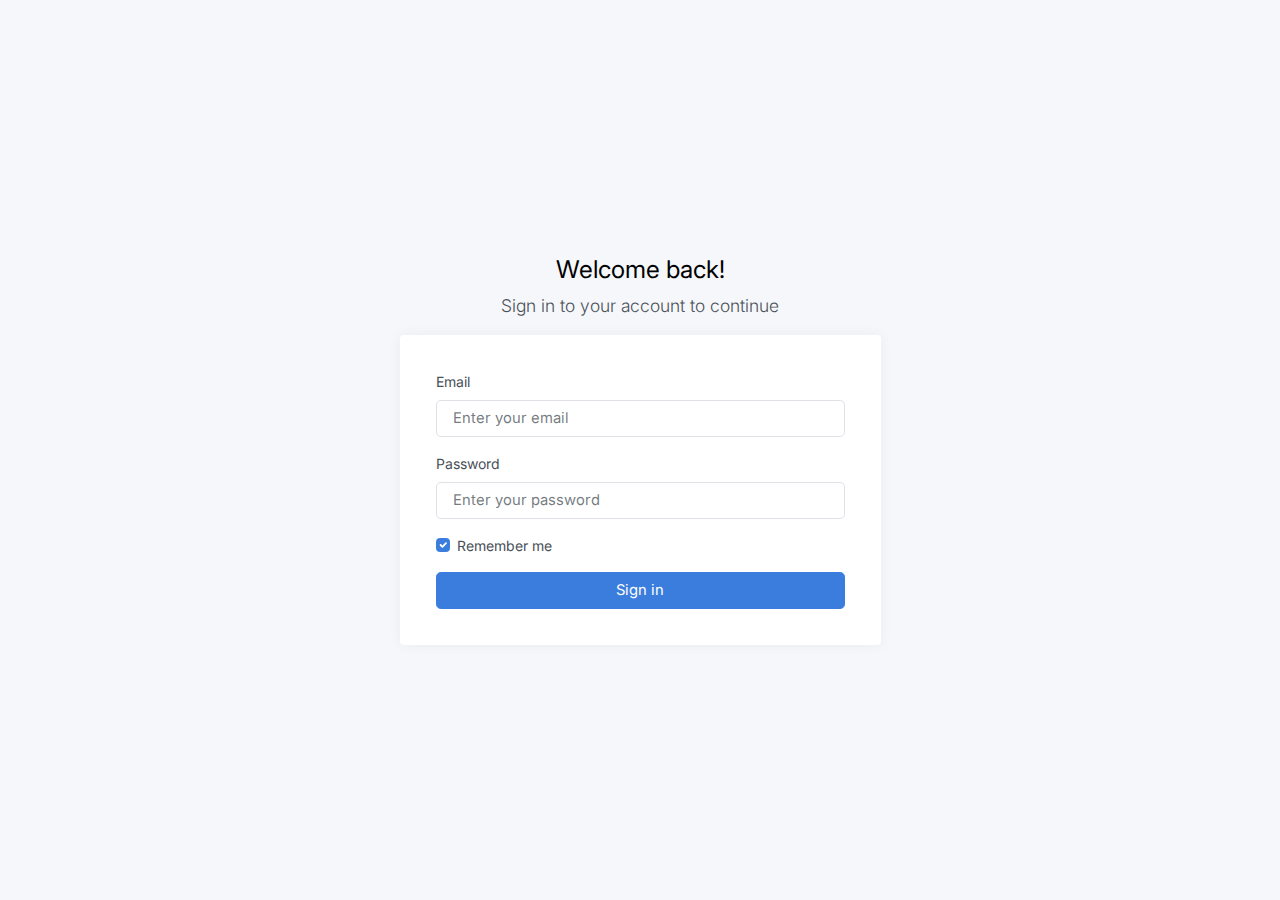
<file: Nasa Apod - webapp/BackOffice/index.html>
<!DOCTYPE html>
<html lang="en">

<head>
	<meta charset="utf-8">
	<meta http-equiv="X-UA-Compatible" content="IE=edge">
	<meta name="viewport" content="width=device-width, initial-scale=1, shrink-to-fit=no">
	<meta name="description" content="Responsive Admin &amp; Dashboard Template based on Bootstrap 5">
	<meta name="author" content="AdminKit">
	<meta name="keywords" content="adminkit, bootstrap, bootstrap 5, admin, dashboard, template, responsive, css, sass, html, theme, front-end, ui kit, web">

	<link rel="preconnect" href="https://fonts.gstatic.com">
	<link rel="shortcut icon" href="img/icons/icon-48x48.png" />

	<link rel="canonical" href="https://demo-basic.adminkit.io/pages-sign-in.html" />

	<title>Sign In | AdminKit Demo</title>

	<link href="css/app.css" rel="stylesheet">
	<link href="https://fonts.googleapis.com/css2?family=Inter:wght@300;400;600&display=swap" rel="stylesheet">
</head>

<body>
	<main class="d-flex w-100">
		<div class="container d-flex flex-column">
			<div class="row vh-100">
				<div class="col-sm-10 col-md-8 col-lg-6 col-xl-5 mx-auto d-table h-100">
					<div class="d-table-cell align-middle">

						<div class="text-center mt-4">
							<h1 class="h2">Welcome back!</h1>
							<p class="lead">
								Sign in to your account to continue
							</p>
						</div>

						<div class="card">
							<div class="card-body">
								<div class="m-sm-3">
									<form id="formulario_signin">
										<div class="mb-3">
											<label class="form-label">Email</label>
											<input class="form-control form-control-lg" type="email" id="email" name="email" placeholder="Enter your email" required>
										</div>
										<div class="mb-3">
											<label class="form-label">Password</label>
											<input class="form-control form-control-lg" type="password" id="contrasena" name="contrasena" placeholder="Enter your password" required>
										</div>
										<div>
											<div class="form-check align-items-center">
												<input id="customControlInline" type="checkbox" class="form-check-input" value="remember-me" name="remember-me" checked>
												<label class="form-check-label text-small" for="customControlInline">Remember me</label>
											</div>
										</div>
										<div class="d-grid gap-2 mt-3">
											<button type="button" class="btn btn-lg btn-primary" onclick="loggearUsuario()">Sign in</button>
										</div>
									</form>
								</div>
							</div>
						</div>

					</div>
				</div>
			</div>
		</div>
	</main>

	<script>
		function loggearUsuario() {
			var xhr = new XMLHttpRequest();
			var url = "admin_signin.php"; // Ruta al script PHP
			var formData = new FormData(document.getElementById("formulario_signin"));

			xhr.open("POST", url, true);

			xhr.onreadystatechange = function () {
				if (xhr.readyState === XMLHttpRequest.DONE) {
					if (xhr.status === 200) {
						var response = JSON.parse(xhr.responseText);
						if (response.success) {
							alert(response.message);
							window.location.href = "pagina_admin.html";
						} else {
							alert(response.message);
						}
					} else {
						alert("Login error.");
					}
				}
			};
			xhr.send(formData);
		}
	</script>

	<script src="js/app.js"></script>

</body>

</html>
</file>
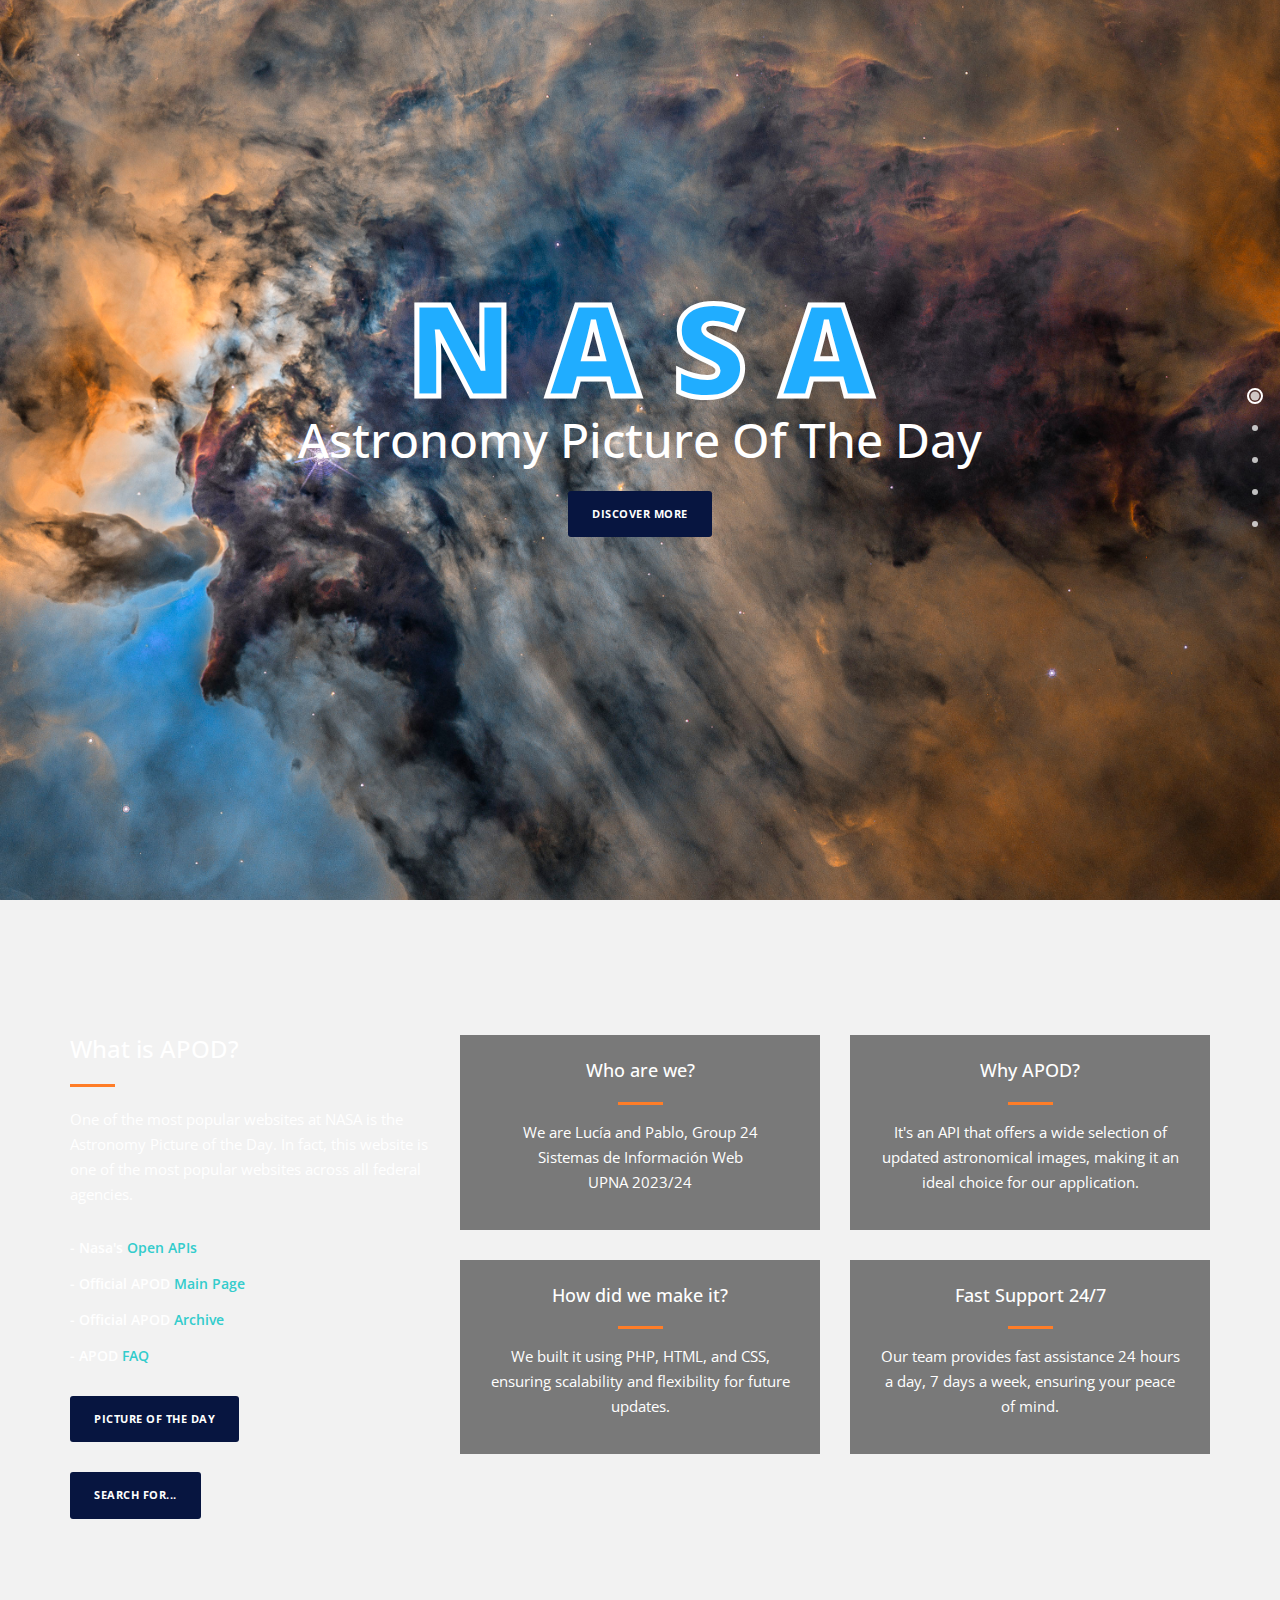
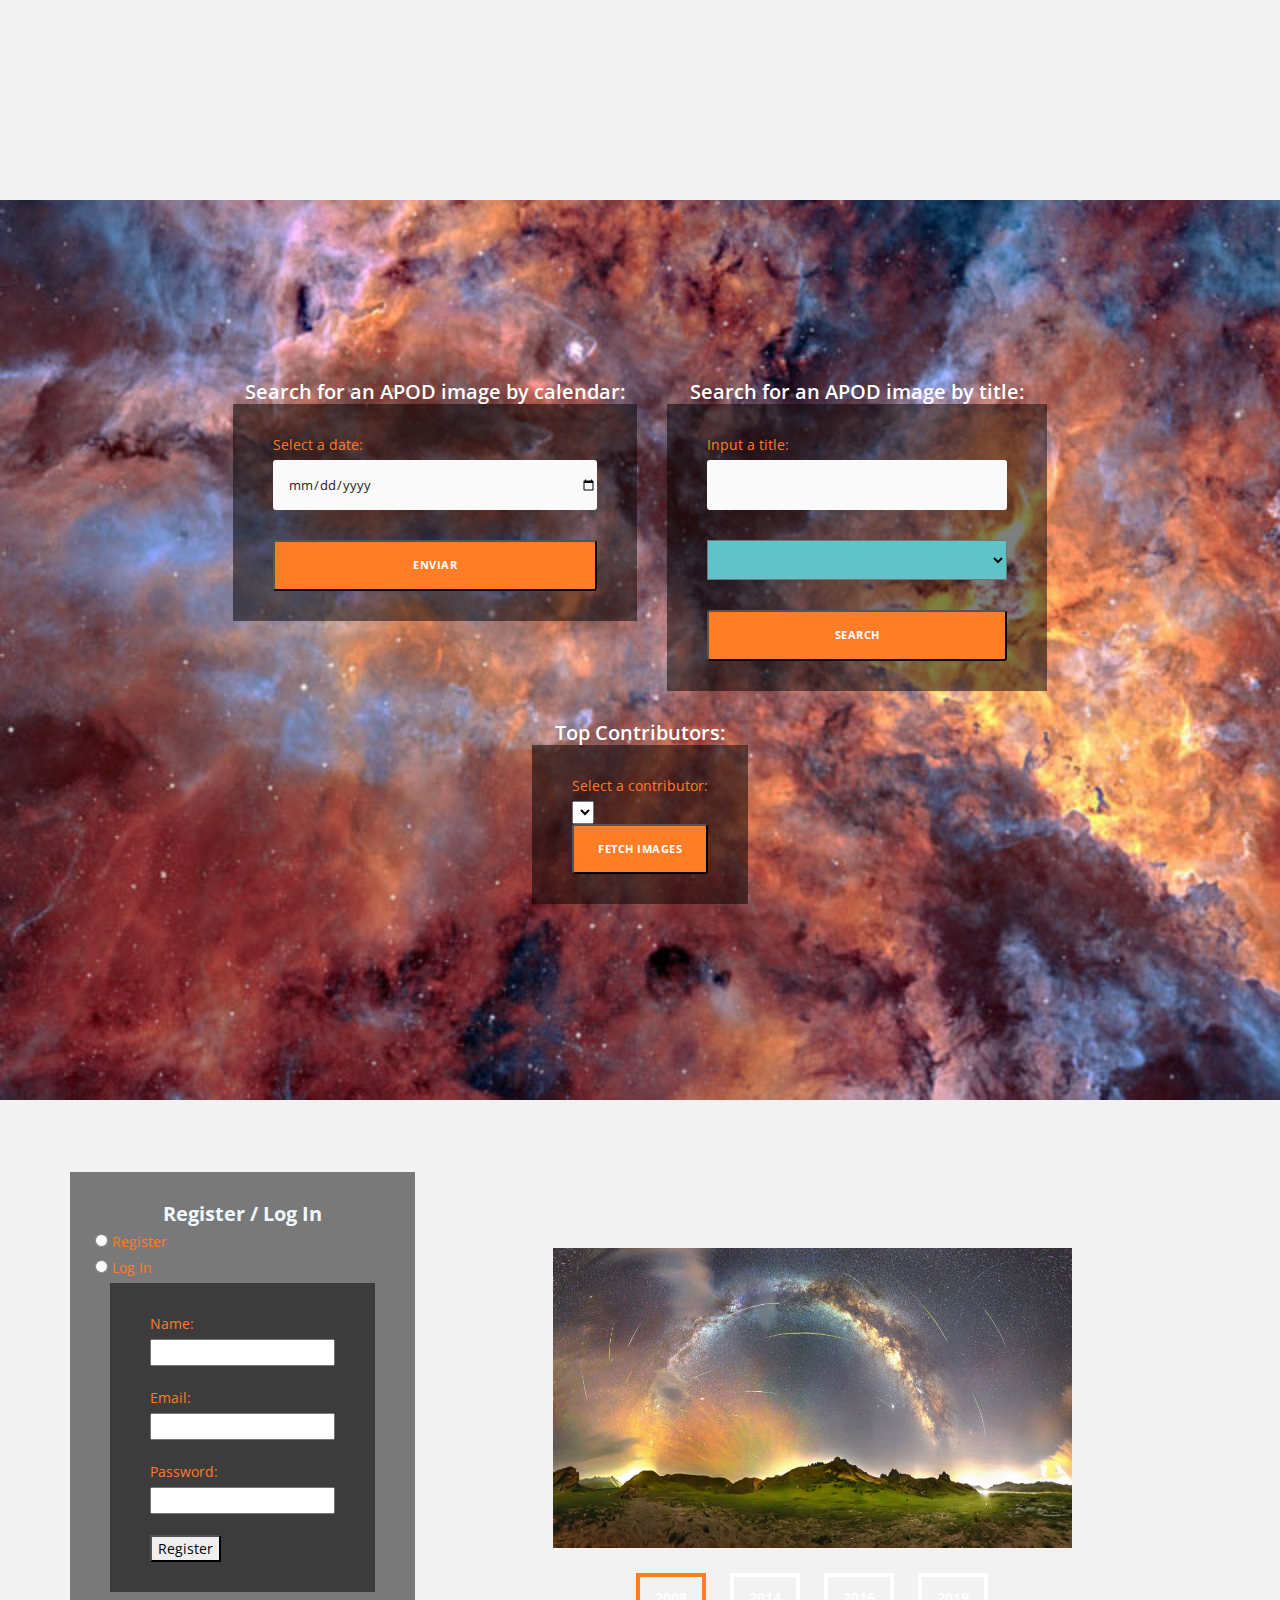
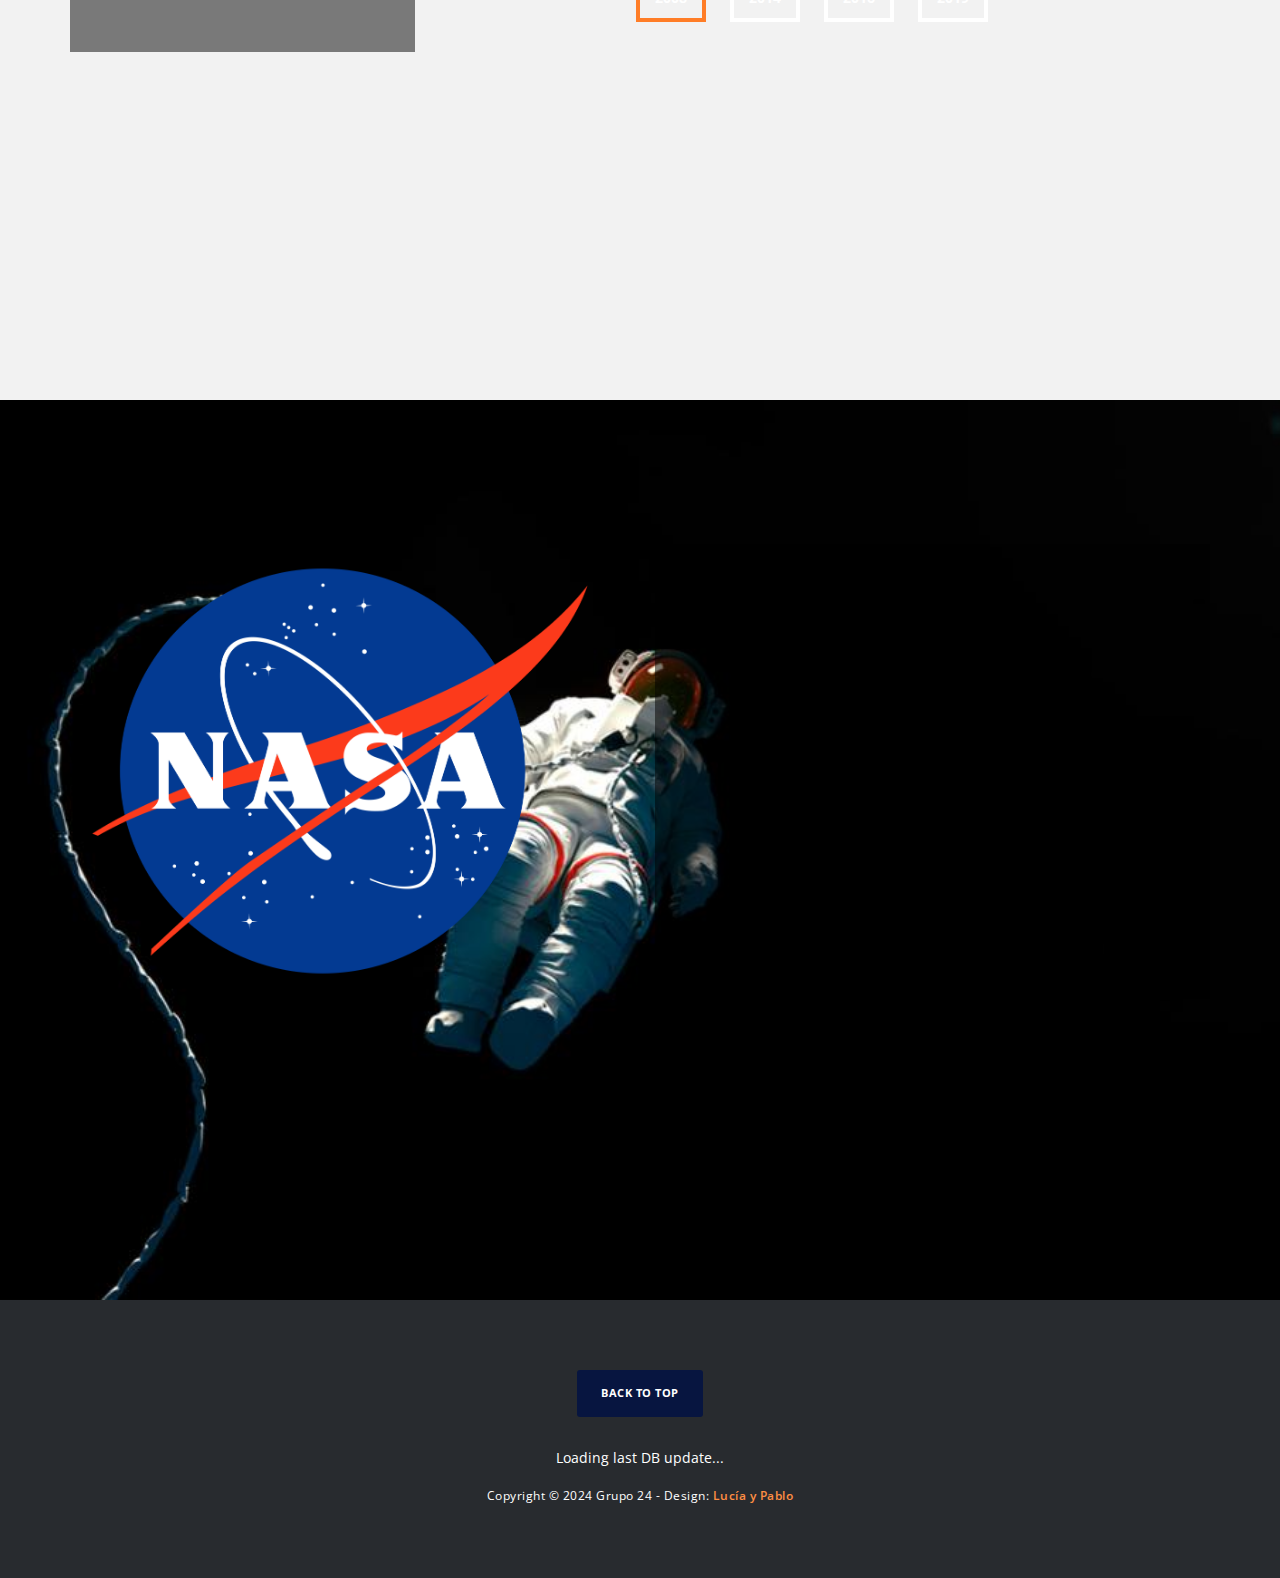
<file: Nasa Apod - webapp/FrontOffice/index.html>
<!DOCTYPE html>
<html>
  <head>
    <meta charset="UTF-8" />
    <meta http-equiv="X-UA-Compatible" content="IE=edge,chrome=1" />
    <title>Nasa APOD</title>
    <link rel="shortcut icon" type="image/png" href="img/nasa_icon.png" />
    <meta name="description" content="" />
    <meta name="viewport" content="width=device-width, initial-scale=1" />
    <link rel="apple-touch-icon" href="apple-touch-icon.png" />

    <link rel="stylesheet" href="css/bootstrap.min.css" />
    <link rel="stylesheet" href="css/fontAwesome.css" />
    <link rel="stylesheet" href="css/hero-slider.css" />
    <link rel="stylesheet" href="css/templatemo-main.css" />
    <link rel="stylesheet" href="css/owl-carousel.css" />

    <link
      href="https://fonts.googleapis.com/css?family=Open+Sans:300,400,600,700,800"
      rel="stylesheet"
    />

    <script src="js/vendor/modernizr-2.8.3-respond-1.4.2.min.js"></script>
  </head>
  <!--
Vanilla Template
https://templatemo.com/tm-526-vanilla
-->
  <body>
    <div id="esRegistrado" data-value="false"></div>

    <div class="fixed-side-navbar">
      <ul class="nav flex-column">
        <li class="nav-item">
          <a class="nav-link" href="#home"><span>Intro</span></a>
        </li>
        <li class="nav-item">
          <a class="nav-link" href="#services"><span>Description</span></a>
        </li>
        <li class="nav-item">
          <a class="nav-link" href="#portfolio"><span>Search</span></a>
        </li>
        <li class="nav-item">
          <a class="nav-link" href="#our-story"><span>Register / Log In</span></a>
        </li>
        <li class="nav-item">
          <a class="nav-link" href="#contact-us"><span>Contact Us</span></a>
        </li>
      </ul>
    </div>

    <div class="parallax-content baner-content" id="home">
      <div class="container">
        <div class="first-content">
          <h1>N A S A</h1>
          <span id="APOD"><em>Astronomy Picture Of The Day</em></span>

          <div class="primary-button">
            <a href="#services">Discover More</a>
          </div>
        </div>
      </div>
    </div>

    <script>
      //boton que abre la imagen del dia
      function abrirVentanaAPOD() {
        var xhr = new XMLHttpRequest();
        var url = "https://api.nasa.gov/planetary/apod?api_key=DEMO_KEY";

        xhr.open("GET", url, true);
        xhr.onreadystatechange = function () {
          if (xhr.readyState === XMLHttpRequest.DONE) {
            if (xhr.status == 200) {
              var respuesta = JSON.parse(xhr.response);
              if (respuesta.error) {
                  alert(respuesta.error);
              } else {
                // Abrir una nueva ventana con los detalles de la imagen
                var urlDetalleImagen = 'detalle_imagen.html?titulo=' + encodeURIComponent(respuesta.title) + 
                                        '&copyright=' + encodeURIComponent(respuesta.copyright) +
                                        '&fecha=' + encodeURIComponent(respuesta.date) + 
                                        '&explicacion=' + encodeURIComponent(respuesta.explanation) + 
                                        '&url_imagen=' + encodeURIComponent(respuesta.url);
                window.open(urlDetalleImagen, '_blank');
              }
            } else {
                alert('Error al consultar la imagen.');
            }
          }
        };
        xhr.send();
      }
    </script>

    <div class="service-content" id="services">
      <div class="container">
        <div class="row">
          <div class="col-md-4">
            <div class="left-text">
              <h4>What is APOD?</h4>
              <div class="line-dec"></div>
              <p>
                One of the most popular websites at NASA is the Astronomy
                Picture of the Day. In fact, this website is one of the most
                popular websites across all federal agencies.
              </p>
              <ul>
                <li>
                  - Nasa's
                  <a href="https://api.nasa.gov/#browseAPI" target="_blank"
                    >Open APIs</a
                  >
                </li>
                <li>
                  - Official APOD
                  <a
                    href="https://apod.nasa.gov/apod/lib/aptree.html"
                    target="_blank"
                    >Main Page</a
                  >
                </li>
                <li>
                  - Official APOD
                  <a
                    href="https://apod.nasa.gov/apod/archivepix.html"
                    target="_blank"
                    >Archive</a
                  >
                </li>
                <li>
                  - APOD
                  <a
                    href="https://apod.nasa.gov/apod/ap_faq.html"
                    target="_blank"
                    >FAQ</a
                  >
                </li>
              </ul>
              <div class="primary-button">
                <a href="#" onclick="abrirVentanaAPOD(); return false;"
                  >Picture of the day</a
                >
              </div>
              <div class="primary-button">
                <a href="#portfolio">Search for...</a>
              </div>
            </div>
          </div>
          <div class="col-md-8">
            <div class="row">
              <div class="col-md-6">
                <div class="service-item">
                  <h4>Who are we?</h4>
                  <div class="line-dec"></div>
                  <p>
                    We are Lucía and Pablo, Group 24<br />Sistemas de
                    Información Web<br />UPNA 2023/24
                  </p>
                </div>
              </div>
              <div class="col-md-6">
                <div class="service-item">
                  <h4>Why APOD?</h4>
                  <div class="line-dec"></div>
                  <p>
                    It's an API that offers a wide selection of updated
                    astronomical images, making it an ideal choice for our
                    application.
                  </p>
                </div>
              </div>
              <div class="col-md-6">
                <div class="service-item">
                  <h4>How did we make it?</h4>
                  <div class="line-dec"></div>
                  <p>
                    We built it using PHP, HTML, and CSS, ensuring scalability
                    and flexibility for future updates.
                  </p>
                </div>
              </div>
              <div class="col-md-6">
                <div class="service-item">
                  <h4>Fast Support 24/7</h4>
                  <div class="line-dec"></div>
                  <p>
                    Our team provides fast assistance 24 hours a day, 7 days a
                    week, ensuring your peace of mind.
                  </p>
                </div>
              </div>
            </div>
          </div>
        </div>
      </div>
    </div>

    <!--
    Calendario para admitir fecha
    -->
    <div class="parallax-content projects-content" id="portfolio">
      <div class="pipo">
        <div class="calendarioPipo">
          <div class="container">
            <div class="first-content">
              <h4>Search for an APOD image by calendar:</h4>
            </div>
          </div>
          <div class="container">
            <div class="contact-calendar">
              <form id="contact" action="" method="POST">
                <div class="col-md-12">
                  <label for="fecha">Select a date:</label>
                  <input type="date" id="fecha" />
                  <button id="enviar">Enviar</button>
                  <script src="js/consultar_fecha.js"></script>
                </div>
              </form>
            </div>
          </div>
        </div>      

        <!--
        Input para admitir titulo
        -->
        <div class="inputTituloPipo">
          <div class="container">
            <div class="first-content">
              <h4>Search for an APOD image by title:</h4>
            </div>
          </div>
          <div class="container">
            <div class="contact-calendar">
              <form id="contact" action="" method="POST">
                <div class="col-md-12">
                  <label for="titulo">Input a title:</label>
                  <input type="text" id="titulo" />
                  <div id="seleccion">
                    <select id="titulos"></select>
                    <!-- Aquí se mostrarán los títulos de las imágenes -->
                  </div>
                  <button id="enviarTitulo">Search</button>
                </div>
              </form>
            </div>
          </div>
        </div>
      </div>
      <!--
      Selector de contribuidor
      -->
      <div class="container">
        <div class="first-content">
          <h4>Top Contributors:</h4>
        </div>
      </div>
      <div class="container">
        <div class="contact-calendar">
          <form id="contact" action="" method="POST">
            <div class="col-md-12">
              <label for="contributor">Select a contributor:</label>
              <div id="seleccion">
                <select id="top_contributors"></select>
                <?php include 'consultar_top_contributors.php'; ?>
                <!-- Incluir el script PHP aquí -->
              </div>
              <button id="enviarContributors">Fetch images</button>
            </div>
          </form>
        </div>
      </div>
    </div>

    <style>
      .pipo{
        display: flex;
      }
      #titulos {
        width: 300px;
        height: 40px;
        background-color: #60c3c8;
        margin-bottom: 30px;
      }
    </style>

    <div class="tabs-content" id="our-story">
      <div class="container">
        <div class="contact-form">
          <script>
            document.addEventListener("DOMContentLoaded", function () {
              var signInRadio = document.getElementById("sign-in");
              var signUpRadio = document.getElementById("sign-up");
              var signInForm = document.querySelector(".sign-in-form");
              var signUpForm = document.querySelector(".sign-up-form");

              signInRadio.addEventListener("change", function () {
                signInForm.style.display = "block";
                signUpForm.style.display = "none";
              });

              signUpRadio.addEventListener("change", function () {
                signInForm.style.display = "none";
                signUpForm.style.display = "block";
              });
            });
            // Función para enviar el formulario mediante AJAX
            function registrarUsuario() {
              var xhr = new XMLHttpRequest();
              var url = "registro.php";
              var formData = new FormData(
                document.getElementById("formulario_registro")
              );

              xhr.open("POST", url, true);

              xhr.onreadystatechange = function () {
                if (xhr.readyState === XMLHttpRequest.DONE) {
                  if (xhr.status === 200) {
                    var response = JSON.parse(xhr.responseText);
                    if (response.success) {
                      alert(response.message);
                    } else {
                      alert(response.message);
                    }
                  } else {
                    alert("Error processing the request.");
                  }
                }
              };
              xhr.send(formData);
            }

            function loggearUsuario() {
              var xhr = new XMLHttpRequest();
              var url = "signin.php";
              var formData = new FormData(
                document.getElementById("formulario_signin")
              );

              xhr.open("POST", url, true);

              xhr.onreadystatechange = function () {
                if (xhr.readyState === XMLHttpRequest.DONE) {
                  if (xhr.status === 200) {
                    var response = JSON.parse(xhr.responseText);
                    if (response.success) {
                      alert(response.message);
                      window.location.href = "index2.html";
                    } else {
                      alert(response.message);
                    }
                  } else {
                    alert("Login error.");
                  }
                }
              };
              xhr.send(formData);
            }
          </script>
          <div>
            <style>
              div h2 {
                text-align: center;
                color: aliceblue;
              }
              div {
                justify-content: center;
              }
              #formulario_registro input {
                grid-row-end: auto;
                align-items: flex-end;
                justify-content: end;
                align-items: flex-end;
                display: block;
              }
              #formulario_registro label {
                text-align: left;
              }
              #formulario_signin input {
                grid-row-end: auto;
                align-items: flex-end;
                justify-content: end;
                align-items: flex-end;
                display: block;
              }
              #formulario_signin label {
                text-align: left;
              }
            </style>
            <div>
              <h2 style="text-align: center; color: aliceblue">
                <strong>Register / Log In</strong>
              </h2>
              <div style="justify-content: center">
                <input id="sign-in" type="radio" name="tab" class="tab" />
                <label for="sign-in" class="Sign">Register</label>
                <br>
                <input id="sign-up" type="radio" name="tab" class="tab" />
                <label for="sign-up" class="Sign">Log In</label>
              </div>
            </div>
          </div>
          <div class="container">
            <div class="contact-calendar sign-in-form">
              <form
                id="formulario_registro"
                onsubmit="event.preventDefault(); registrarUsuario();"
              >
                <div class="col-md-12">
                  <label for="nombre">Name: </label>
                  <input type="text" name="nombre" /><br />
                  <label for="email">Email: </label>
                  <input type="email" name="email" /><br />
                  <label for="contrasena">Password: </label>
                  <input type="password" name="contrasena" />
                  <br />
                  <button id="registrar">Register</button>
                </div>
              </form>
            </div>
            <div class="contact-calendar sign-up-form" style="display: none">
              <form
                id="formulario_signin"
                onsubmit="event.preventDefault(); loggearUsuario();"
              >
                <div class="col-md-12">
                  <label for="email">Email: </label>
                  <input type="email" name="email" /><br />
                  <label for="contrasena">Password: </label>
                  <input type="password" name="contrasena" />
                  <br />
                  <button id="signin">Log in</button>
                </div>
              </form>
            </div>
          </div>
        </div>

        <div class="row">
          <div class="col-md-8 mx-auto">
            <div class="wrapper">
              <section id="first-tab-group" class="tabgroup">
                <div id="tab1">
                  <img src="img/17Agosto2020.jpg" alt="" / width="800px"
                  height="300px">
                  <!-- <p>
                    Please do not re-distribute our template ZIP file on your
                    template collection sites. You can make a screenshot and a
                    link back to our website. This template can be used for
                    personal or commercial purposes by end-users.
                  </p> -->
                </div>
                <div id="tab2">
                  <img src="img/17Mayo2023.jpg" alt="" / width="800px"
                  height="300px">
                  <!-- <p>
                    Aliquam eu ultrices risus, sed condimentum diam. Duis risus
                    nulla, elementum vitae nisi a, ornare maximus nisl. Morbi et
                    vehicula est. Cras at vulputate justo. Cras eu nulla metus.
                    Ut et pretium velit. Pellentesque at neque tristique dui
                    tempor venenatis.
                  </p> -->
                </div>
                <div id="tab3">
                  <img src="img/21Agosto2022.jpg" alt="" / width="800px"
                  height="300px">
                  <!-- <p>
                    Lorem ipsum dolor sit amet, consectetur adipiscing elit. Sed
                    lacinia ligula est, at venenatis ex iaculis quis. Morbi
                    sollicitudin nulla eget odio pellentesque, sed cursus diam
                    iaculis.
                  </p> -->
                </div>
                <div id="tab4">
                  <img src="img/29Junio2007.jpeg" alt="" / width="800px"
                  height="300px">
                  <!-- <p>
                    Duis risus nulla, elementum vitae nisi a, ornare maximus
                    nisl. Morbi et vehicula est. Cras at vulputate justo. Cras
                    eu nulla metus. Ut et pretium velit. Pellentesque at neque
                    tristique.
                  </p> -->
                </div>
              </section>
              <ul class="tabs clearfix" data-tabgroup="first-tab-group">
                <li><a href="#tab1" class="active">2008</a></li>
                <li><a href="#tab2">2014</a></li>
                <li><a href="#tab3">2016</a></li>
                <li><a href="#tab4">2019</a></li>
              </ul>
            </div>
          </div>
        </div>
      </div>
    </div>

    <div class="parallax-content contact-content" id="contact-us">
      <div class="container">
        <div class="row">
          <div class="col-md-6">
            <img src="img/NASA_logo.svg.png" />
          </div>
          <div class="col-md-6">
            <div class="map">
              <!-- How to change your own map point
                           1. Go to Google Maps
                           2. Click on your location point
                           3. Click "Share" and choose "Embed map" tab
                           4. Copy only URL and paste it within the src="" field below
                    -->

              <iframe
                src="https://www.google.com/maps/embed?pb=!1m18!1m12!1m3!1d1105.5499430226785!2d-80.60836935620213!3d28.39203084594106!2m3!1f0!2f0!3f0!3m2!1i1024!2i768!4f13.1!3m3!1m2!1s0x88e0a71c7e2b11d7%3A0x8ac28f9fef964a62!2sSPACE!5e0!3m2!1ses!2ses!4v1709031075275!5m2!1ses!2ses"
                width="100%"
                height="390"
                frameborder="0"
                style="border: 0"
                allowfullscreen
              ></iframe>
            </div>
          </div>
        </div>
      </div>
    </div>

    <footer>
      <div class="container">
        <div class="row">
          <div class="col-md-12">
            <div class="primary-button">
              <a href="#home">Back To Top</a>
            </div>
            <!-- <ul>
              <li>
                <a href="#"><i class="fa fa-facebook"></i></a>
              </li>
              <li>
                <a href="#"><i class="fa fa-twitter"></i></a>
              </li>
              <li>
                <a href="#"><i class="fa fa-linkedin"></i></a>
              </li>
              <li>
                <a href="#"><i class="fa fa-google"></i></a>
              </li>
              <li>
                <a href="#"><i class="fa fa-dribbble"></i></a>
              </li>
            </ul> -->
            <div id="lastUpdate">Loading last DB update...</div>
            <style>#lastUpdate{color:white}</style>
            <p>
              Copyright &copy; 2024 Grupo 24 - Design: <em>Lucía y Pablo</em>
            </p>
          </div>
        </div>
      </div>
    </footer>

    <script src="https://ajax.googleapis.com/ajax/libs/jquery/1.11.2/jquery.min.js"></script>
    <script>
      window.jQuery ||
        document.write(
          '<script src="js/vendor/jquery-1.11.2.min.js"><\/script>'
        );
    </script>
    <script src="js/vendor/bootstrap.min.js"></script>
    <script src="js/plugins.js"></script>
    <script src="js/main.js"></script>
    <script>
      function openCity(cityName) {
        var i;
        var x = document.getElementsByClassName("city");
        for (i = 0; i < x.length; i++) {
          x[i].style.display = "none";
        }
        document.getElementById(cityName).style.display = "block";
      }
    </script>

    <script>
      $(document).ready(function () {
        // Add smooth scrolling to all links
        $(".fixed-side-navbar a, .primary-button a").on(
          "click",
          function (event) {
            // Make sure this.hash has a value before overriding default behavior
            if (this.hash !== "") {
              // Prevent default anchor click behavior
              event.preventDefault();

              // Store hash
              var hash = this.hash;

              // Using jQuery's animate() method to add smooth page scroll
              // The optional number (800) specifies the number of milliseconds it takes to scroll to the specified area
              $("html, body").animate(
                {
                  scrollTop: $(hash).offset().top,
                },
                800,
                function () {
                  // Add hash (#) to URL when done scrolling (default click behavior)
                  window.location.hash = hash;
                }
              );
            } // End if
          }
        );
      });
    </script>
    <script src="js/last_db_update.js"></script>
    <script src="js/consultar_titulo.js"></script>
    <script src="js/consultar_top_contributors.js"></script>
  </body>
</html>
</file>
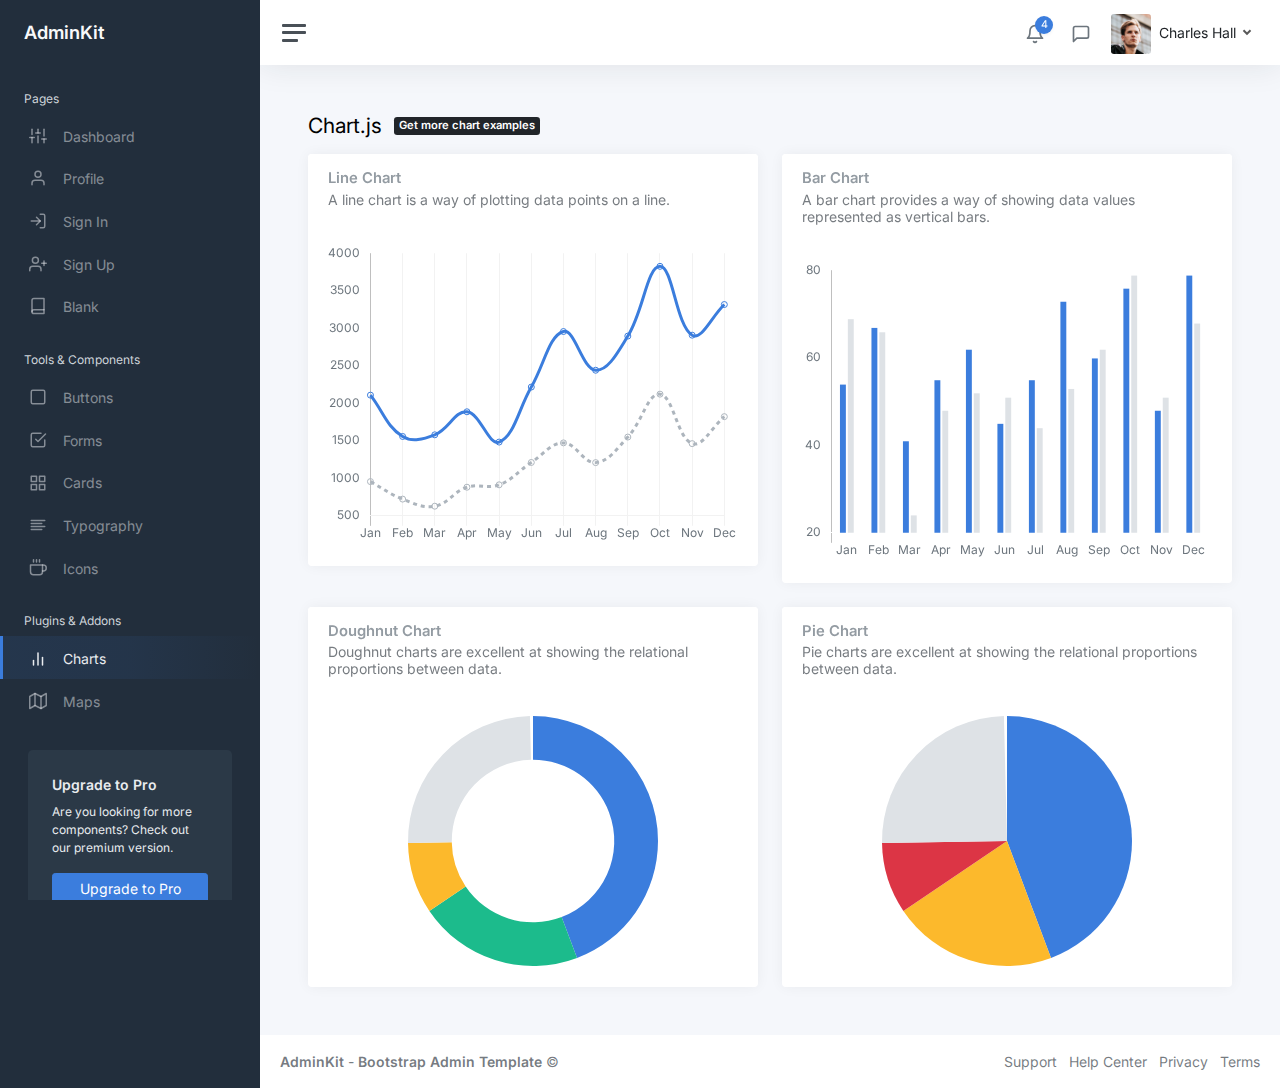
<file: Nasa Apod - webapp/BackOffice/charts-chartjs.html>
<!DOCTYPE html>
<html lang="en">

<head>
	<meta charset="utf-8">
	<meta http-equiv="X-UA-Compatible" content="IE=edge">
	<meta name="viewport" content="width=device-width, initial-scale=1, shrink-to-fit=no">
	<meta name="description" content="Responsive Admin &amp; Dashboard Template based on Bootstrap 5">
	<meta name="author" content="AdminKit">
	<meta name="keywords" content="adminkit, bootstrap, bootstrap 5, admin, dashboard, template, responsive, css, sass, html, theme, front-end, ui kit, web">

	<link rel="preconnect" href="https://fonts.gstatic.com">
	<link rel="shortcut icon" href="img/icons/icon-48x48.png" />

	<link rel="canonical" href="https://demo-basic.adminkit.io/charts-chartjs.html" />

	<title>Chart.js | AdminKit Demo</title>

	<link href="css/app.css" rel="stylesheet">
	<link href="https://fonts.googleapis.com/css2?family=Inter:wght@300;400;600&display=swap" rel="stylesheet">
</head>

<body>
	<div class="wrapper">
		<nav id="sidebar" class="sidebar js-sidebar">
			<div class="sidebar-content js-simplebar">
				<a class="sidebar-brand" href="index.html">
          <span class="align-middle">AdminKit</span>
        </a>

				<ul class="sidebar-nav">
					<li class="sidebar-header">
						Pages
					</li>

					<li class="sidebar-item">
						<a class="sidebar-link" href="index.html">
              <i class="align-middle" data-feather="sliders"></i> <span class="align-middle">Dashboard</span>
            </a>
					</li>

					<li class="sidebar-item">
						<a class="sidebar-link" href="pages-profile.html">
              <i class="align-middle" data-feather="user"></i> <span class="align-middle">Profile</span>
            </a>
					</li>

					<li class="sidebar-item">
						<a class="sidebar-link" href="pages-sign-in.html">
              <i class="align-middle" data-feather="log-in"></i> <span class="align-middle">Sign In</span>
            </a>
					</li>

					<li class="sidebar-item">
						<a class="sidebar-link" href="pages-sign-up.html">
              <i class="align-middle" data-feather="user-plus"></i> <span class="align-middle">Sign Up</span>
            </a>
					</li>

					<li class="sidebar-item">
						<a class="sidebar-link" href="pages-blank.html">
              <i class="align-middle" data-feather="book"></i> <span class="align-middle">Blank</span>
            </a>
					</li>

					<li class="sidebar-header">
						Tools & Components
					</li>

					<li class="sidebar-item">
						<a class="sidebar-link" href="ui-buttons.html">
              <i class="align-middle" data-feather="square"></i> <span class="align-middle">Buttons</span>
            </a>
					</li>

					<li class="sidebar-item">
						<a class="sidebar-link" href="ui-forms.html">
              <i class="align-middle" data-feather="check-square"></i> <span class="align-middle">Forms</span>
            </a>
					</li>

					<li class="sidebar-item">
						<a class="sidebar-link" href="ui-cards.html">
              <i class="align-middle" data-feather="grid"></i> <span class="align-middle">Cards</span>
            </a>
					</li>

					<li class="sidebar-item">
						<a class="sidebar-link" href="ui-typography.html">
              <i class="align-middle" data-feather="align-left"></i> <span class="align-middle">Typography</span>
            </a>
					</li>

					<li class="sidebar-item">
						<a class="sidebar-link" href="icons-feather.html">
              <i class="align-middle" data-feather="coffee"></i> <span class="align-middle">Icons</span>
            </a>
					</li>

					<li class="sidebar-header">
						Plugins & Addons
					</li>

					<li class="sidebar-item active">
						<a class="sidebar-link" href="charts-chartjs.html">
              <i class="align-middle" data-feather="bar-chart-2"></i> <span class="align-middle">Charts</span>
            </a>
					</li>

					<li class="sidebar-item">
						<a class="sidebar-link" href="maps-google.html">
              <i class="align-middle" data-feather="map"></i> <span class="align-middle">Maps</span>
            </a>
					</li>
				</ul>

				<div class="sidebar-cta">
					<div class="sidebar-cta-content">
						<strong class="d-inline-block mb-2">Upgrade to Pro</strong>
						<div class="mb-3 text-sm">
							Are you looking for more components? Check out our premium version.
						</div>
						<div class="d-grid">
							<a href="upgrade-to-pro.html" class="btn btn-primary">Upgrade to Pro</a>
						</div>
					</div>
				</div>
			</div>
		</nav>

		<div class="main">
			<nav class="navbar navbar-expand navbar-light navbar-bg">
				<a class="sidebar-toggle js-sidebar-toggle">
          <i class="hamburger align-self-center"></i>
        </a>

				<div class="navbar-collapse collapse">
					<ul class="navbar-nav navbar-align">
						<li class="nav-item dropdown">
							<a class="nav-icon dropdown-toggle" href="#" id="alertsDropdown" data-bs-toggle="dropdown">
								<div class="position-relative">
									<i class="align-middle" data-feather="bell"></i>
									<span class="indicator">4</span>
								</div>
							</a>
							<div class="dropdown-menu dropdown-menu-lg dropdown-menu-end py-0" aria-labelledby="alertsDropdown">
								<div class="dropdown-menu-header">
									4 New Notifications
								</div>
								<div class="list-group">
									<a href="#" class="list-group-item">
										<div class="row g-0 align-items-center">
											<div class="col-2">
												<i class="text-danger" data-feather="alert-circle"></i>
											</div>
											<div class="col-10">
												<div class="text-dark">Update completed</div>
												<div class="text-muted small mt-1">Restart server 12 to complete the update.</div>
												<div class="text-muted small mt-1">30m ago</div>
											</div>
										</div>
									</a>
									<a href="#" class="list-group-item">
										<div class="row g-0 align-items-center">
											<div class="col-2">
												<i class="text-warning" data-feather="bell"></i>
											</div>
											<div class="col-10">
												<div class="text-dark">Lorem ipsum</div>
												<div class="text-muted small mt-1">Aliquam ex eros, imperdiet vulputate hendrerit et.</div>
												<div class="text-muted small mt-1">2h ago</div>
											</div>
										</div>
									</a>
									<a href="#" class="list-group-item">
										<div class="row g-0 align-items-center">
											<div class="col-2">
												<i class="text-primary" data-feather="home"></i>
											</div>
											<div class="col-10">
												<div class="text-dark">Login from 192.186.1.8</div>
												<div class="text-muted small mt-1">5h ago</div>
											</div>
										</div>
									</a>
									<a href="#" class="list-group-item">
										<div class="row g-0 align-items-center">
											<div class="col-2">
												<i class="text-success" data-feather="user-plus"></i>
											</div>
											<div class="col-10">
												<div class="text-dark">New connection</div>
												<div class="text-muted small mt-1">Christina accepted your request.</div>
												<div class="text-muted small mt-1">14h ago</div>
											</div>
										</div>
									</a>
								</div>
								<div class="dropdown-menu-footer">
									<a href="#" class="text-muted">Show all notifications</a>
								</div>
							</div>
						</li>
						<li class="nav-item dropdown">
							<a class="nav-icon dropdown-toggle" href="#" id="messagesDropdown" data-bs-toggle="dropdown">
								<div class="position-relative">
									<i class="align-middle" data-feather="message-square"></i>
								</div>
							</a>
							<div class="dropdown-menu dropdown-menu-lg dropdown-menu-end py-0" aria-labelledby="messagesDropdown">
								<div class="dropdown-menu-header">
									<div class="position-relative">
										4 New Messages
									</div>
								</div>
								<div class="list-group">
									<a href="#" class="list-group-item">
										<div class="row g-0 align-items-center">
											<div class="col-2">
												<img src="img/avatars/avatar-5.jpg" class="avatar img-fluid rounded-circle" alt="Vanessa Tucker">
											</div>
											<div class="col-10 ps-2">
												<div class="text-dark">Vanessa Tucker</div>
												<div class="text-muted small mt-1">Nam pretium turpis et arcu. Duis arcu tortor.</div>
												<div class="text-muted small mt-1">15m ago</div>
											</div>
										</div>
									</a>
									<a href="#" class="list-group-item">
										<div class="row g-0 align-items-center">
											<div class="col-2">
												<img src="img/avatars/avatar-2.jpg" class="avatar img-fluid rounded-circle" alt="William Harris">
											</div>
											<div class="col-10 ps-2">
												<div class="text-dark">William Harris</div>
												<div class="text-muted small mt-1">Curabitur ligula sapien euismod vitae.</div>
												<div class="text-muted small mt-1">2h ago</div>
											</div>
										</div>
									</a>
									<a href="#" class="list-group-item">
										<div class="row g-0 align-items-center">
											<div class="col-2">
												<img src="img/avatars/avatar-4.jpg" class="avatar img-fluid rounded-circle" alt="Christina Mason">
											</div>
											<div class="col-10 ps-2">
												<div class="text-dark">Christina Mason</div>
												<div class="text-muted small mt-1">Pellentesque auctor neque nec urna.</div>
												<div class="text-muted small mt-1">4h ago</div>
											</div>
										</div>
									</a>
									<a href="#" class="list-group-item">
										<div class="row g-0 align-items-center">
											<div class="col-2">
												<img src="img/avatars/avatar-3.jpg" class="avatar img-fluid rounded-circle" alt="Sharon Lessman">
											</div>
											<div class="col-10 ps-2">
												<div class="text-dark">Sharon Lessman</div>
												<div class="text-muted small mt-1">Aenean tellus metus, bibendum sed, posuere ac, mattis non.</div>
												<div class="text-muted small mt-1">5h ago</div>
											</div>
										</div>
									</a>
								</div>
								<div class="dropdown-menu-footer">
									<a href="#" class="text-muted">Show all messages</a>
								</div>
							</div>
						</li>
						<li class="nav-item dropdown">
							<a class="nav-icon dropdown-toggle d-inline-block d-sm-none" href="#" data-bs-toggle="dropdown">
                <i class="align-middle" data-feather="settings"></i>
              </a>

							<a class="nav-link dropdown-toggle d-none d-sm-inline-block" href="#" data-bs-toggle="dropdown">
                <img src="img/avatars/avatar.jpg" class="avatar img-fluid rounded me-1" alt="Charles Hall" /> <span class="text-dark">Charles Hall</span>
              </a>
							<div class="dropdown-menu dropdown-menu-end">
								<a class="dropdown-item" href="pages-profile.html"><i class="align-middle me-1" data-feather="user"></i> Profile</a>
								<a class="dropdown-item" href="#"><i class="align-middle me-1" data-feather="pie-chart"></i> Analytics</a>
								<div class="dropdown-divider"></div>
								<a class="dropdown-item" href="index.html"><i class="align-middle me-1" data-feather="settings"></i> Settings & Privacy</a>
								<a class="dropdown-item" href="#"><i class="align-middle me-1" data-feather="help-circle"></i> Help Center</a>
								<div class="dropdown-divider"></div>
								<a class="dropdown-item" href="#">Log out</a>
							</div>
						</li>
					</ul>
				</div>
			</nav>

			<main class="content">
				<div class="container-fluid p-0">

					<div class="mb-3">
						<h1 class="h3 d-inline align-middle">Chart.js</h1>
						<a class="badge bg-dark text-white ms-2" href="upgrade-to-pro.html">
      Get more chart examples
  </a>
					</div>
					<div class="row">
						<div class="col-12 col-lg-6">
							<div class="card flex-fill w-100">
								<div class="card-header">
									<h5 class="card-title">Line Chart</h5>
									<h6 class="card-subtitle text-muted">A line chart is a way of plotting data points on a line.</h6>
								</div>
								<div class="card-body">
									<div class="chart">
										<canvas id="chartjs-line"></canvas>
									</div>
								</div>
							</div>
						</div>

						<div class="col-12 col-lg-6">
							<div class="card">
								<div class="card-header">
									<h5 class="card-title">Bar Chart</h5>
									<h6 class="card-subtitle text-muted">A bar chart provides a way of showing data values represented as vertical bars.</h6>
								</div>
								<div class="card-body">
									<div class="chart">
										<canvas id="chartjs-bar"></canvas>
									</div>
								</div>
							</div>
						</div>

						<div class="col-12 col-lg-6">
							<div class="card">
								<div class="card-header">
									<h5 class="card-title">Doughnut Chart</h5>
									<h6 class="card-subtitle text-muted">Doughnut charts are excellent at showing the relational proportions between data.</h6>
								</div>
								<div class="card-body">
									<div class="chart chart-sm">
										<canvas id="chartjs-doughnut"></canvas>
									</div>
								</div>
							</div>
						</div>

						<div class="col-12 col-lg-6">
							<div class="card">
								<div class="card-header">
									<h5 class="card-title">Pie Chart</h5>
									<h6 class="card-subtitle text-muted">Pie charts are excellent at showing the relational proportions between data.</h6>
								</div>
								<div class="card-body">
									<div class="chart chart-sm">
										<canvas id="chartjs-pie"></canvas>
									</div>
								</div>
							</div>
						</div>
					</div>

				</div>
			</main>

			<footer class="footer">
				<div class="container-fluid">
					<div class="row text-muted">
						<div class="col-6 text-start">
							<p class="mb-0">
								<a class="text-muted" href="https://adminkit.io/" target="_blank"><strong>AdminKit</strong></a> - <a class="text-muted" href="https://adminkit.io/" target="_blank"><strong>Bootstrap Admin Template</strong></a>								&copy;
							</p>
						</div>
						<div class="col-6 text-end">
							<ul class="list-inline">
								<li class="list-inline-item">
									<a class="text-muted" href="https://adminkit.io/" target="_blank">Support</a>
								</li>
								<li class="list-inline-item">
									<a class="text-muted" href="https://adminkit.io/" target="_blank">Help Center</a>
								</li>
								<li class="list-inline-item">
									<a class="text-muted" href="https://adminkit.io/" target="_blank">Privacy</a>
								</li>
								<li class="list-inline-item">
									<a class="text-muted" href="https://adminkit.io/" target="_blank">Terms</a>
								</li>
							</ul>
						</div>
					</div>
				</div>
			</footer>
		</div>
	</div>

	<script src="js/app.js"></script>

	<script>
		document.addEventListener("DOMContentLoaded", function() {
			// Line chart
			new Chart(document.getElementById("chartjs-line"), {
				type: "line",
				data: {
					labels: ["Jan", "Feb", "Mar", "Apr", "May", "Jun", "Jul", "Aug", "Sep", "Oct", "Nov", "Dec"],
					datasets: [{
						label: "Sales ($)",
						fill: true,
						backgroundColor: "transparent",
						borderColor: window.theme.primary,
						data: [2115, 1562, 1584, 1892, 1487, 2223, 2966, 2448, 2905, 3838, 2917, 3327]
					}, {
						label: "Orders",
						fill: true,
						backgroundColor: "transparent",
						borderColor: "#adb5bd",
						borderDash: [4, 4],
						data: [958, 724, 629, 883, 915, 1214, 1476, 1212, 1554, 2128, 1466, 1827]
					}]
				},
				options: {
					maintainAspectRatio: false,
					legend: {
						display: false
					},
					tooltips: {
						intersect: false
					},
					hover: {
						intersect: true
					},
					plugins: {
						filler: {
							propagate: false
						}
					},
					scales: {
						xAxes: [{
							reverse: true,
							gridLines: {
								color: "rgba(0,0,0,0.05)"
							}
						}],
						yAxes: [{
							ticks: {
								stepSize: 500
							},
							display: true,
							borderDash: [5, 5],
							gridLines: {
								color: "rgba(0,0,0,0)",
								fontColor: "#fff"
							}
						}]
					}
				}
			});
		});
	</script>
	<script>
		document.addEventListener("DOMContentLoaded", function() {
			// Bar chart
			new Chart(document.getElementById("chartjs-bar"), {
				type: "bar",
				data: {
					labels: ["Jan", "Feb", "Mar", "Apr", "May", "Jun", "Jul", "Aug", "Sep", "Oct", "Nov", "Dec"],
					datasets: [{
						label: "Last year",
						backgroundColor: window.theme.primary,
						borderColor: window.theme.primary,
						hoverBackgroundColor: window.theme.primary,
						hoverBorderColor: window.theme.primary,
						data: [54, 67, 41, 55, 62, 45, 55, 73, 60, 76, 48, 79],
						barPercentage: .75,
						categoryPercentage: .5
					}, {
						label: "This year",
						backgroundColor: "#dee2e6",
						borderColor: "#dee2e6",
						hoverBackgroundColor: "#dee2e6",
						hoverBorderColor: "#dee2e6",
						data: [69, 66, 24, 48, 52, 51, 44, 53, 62, 79, 51, 68],
						barPercentage: .75,
						categoryPercentage: .5
					}]
				},
				options: {
					maintainAspectRatio: false,
					legend: {
						display: false
					},
					scales: {
						yAxes: [{
							gridLines: {
								display: false
							},
							stacked: false,
							ticks: {
								stepSize: 20
							}
						}],
						xAxes: [{
							stacked: false,
							gridLines: {
								color: "transparent"
							}
						}]
					}
				}
			});
		});
	</script>
	<script>
		document.addEventListener("DOMContentLoaded", function() {
			// Doughnut chart
			new Chart(document.getElementById("chartjs-doughnut"), {
				type: "doughnut",
				data: {
					labels: ["Social", "Search Engines", "Direct", "Other"],
					datasets: [{
						data: [260, 125, 54, 146],
						backgroundColor: [
							window.theme.primary,
							window.theme.success,
							window.theme.warning,
							"#dee2e6"
						],
						borderColor: "transparent"
					}]
				},
				options: {
					maintainAspectRatio: false,
					cutoutPercentage: 65,
					legend: {
						display: false
					}
				}
			});
		});
	</script>
	<script>
		document.addEventListener("DOMContentLoaded", function() {
			// Pie chart
			new Chart(document.getElementById("chartjs-pie"), {
				type: "pie",
				data: {
					labels: ["Social", "Search Engines", "Direct", "Other"],
					datasets: [{
						data: [260, 125, 54, 146],
						backgroundColor: [
							window.theme.primary,
							window.theme.warning,
							window.theme.danger,
							"#dee2e6"
						],
						borderColor: "transparent"
					}]
				},
				options: {
					maintainAspectRatio: false,
					legend: {
						display: false
					}
				}
			});
		});
	</script>
	<script>
		document.addEventListener("DOMContentLoaded", function() {
			// Radar chart
			new Chart(document.getElementById("chartjs-radar"), {
				type: "radar",
				data: {
					labels: ["Speed", "Reliability", "Comfort", "Safety", "Efficiency"],
					datasets: [{
						label: "Model X",
						backgroundColor: "rgba(0, 123, 255, 0.2)",
						borderColor: window.theme.primary,
						pointBackgroundColor: window.theme.primary,
						pointBorderColor: "#fff",
						pointHoverBackgroundColor: "#fff",
						pointHoverBorderColor: window.theme.primary,
						data: [70, 53, 82, 60, 33]
					}, {
						label: "Model S",
						backgroundColor: "rgba(220, 53, 69, 0.2)",
						borderColor: window.theme.danger,
						pointBackgroundColor: window.theme.danger,
						pointBorderColor: "#fff",
						pointHoverBackgroundColor: "#fff",
						pointHoverBorderColor: window.theme.danger,
						data: [35, 38, 65, 85, 84]
					}]
				},
				options: {
					maintainAspectRatio: false
				}
			});
		});
	</script>
	<script>
		document.addEventListener("DOMContentLoaded", function() {
			// Polar Area chart
			new Chart(document.getElementById("chartjs-polar-area"), {
				type: "polarArea",
				data: {
					labels: ["Speed", "Reliability", "Comfort", "Safety", "Efficiency"],
					datasets: [{
						label: "Model S",
						data: [35, 38, 65, 70, 24],
						backgroundColor: [
							window.theme.primary,
							window.theme.success,
							window.theme.danger,
							window.theme.warning,
							window.theme.info
						]
					}]
				},
				options: {
					maintainAspectRatio: false
				}
			});
		});
	</script>

</body>

</html>
</file>
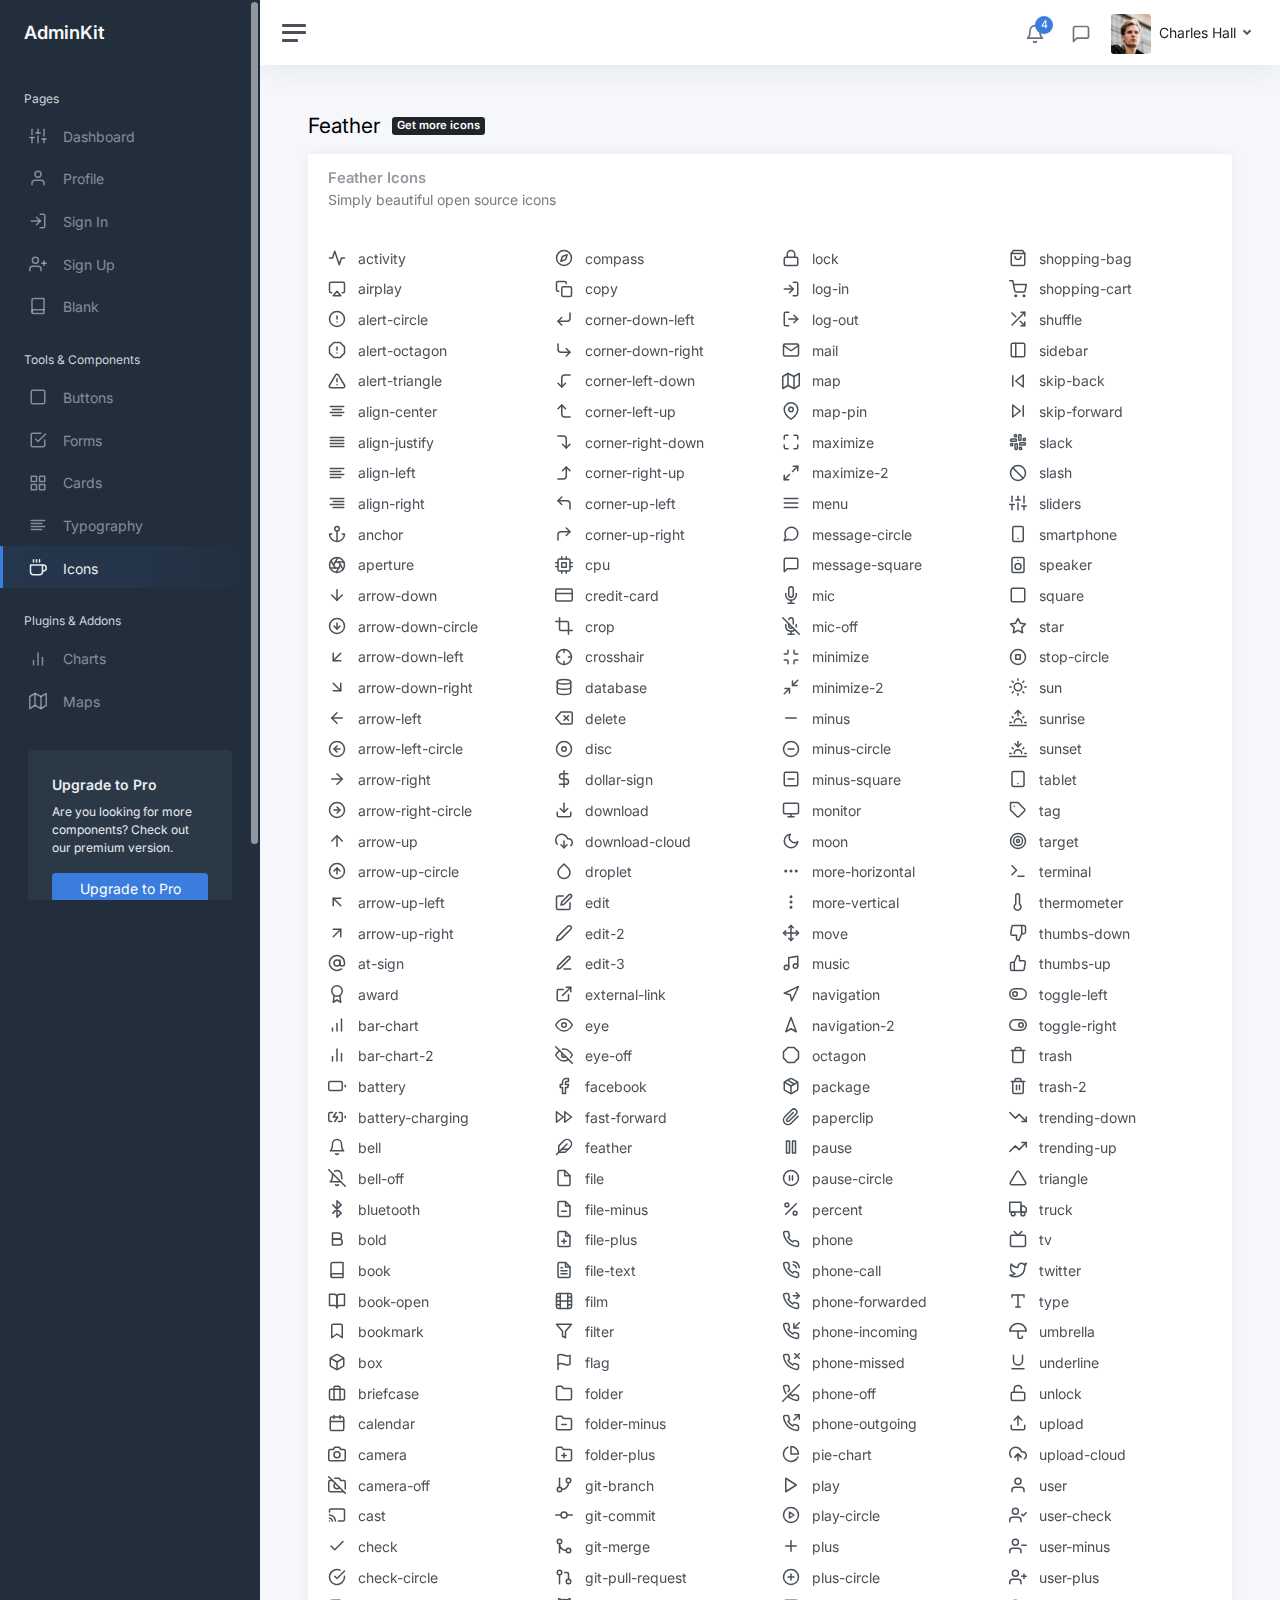
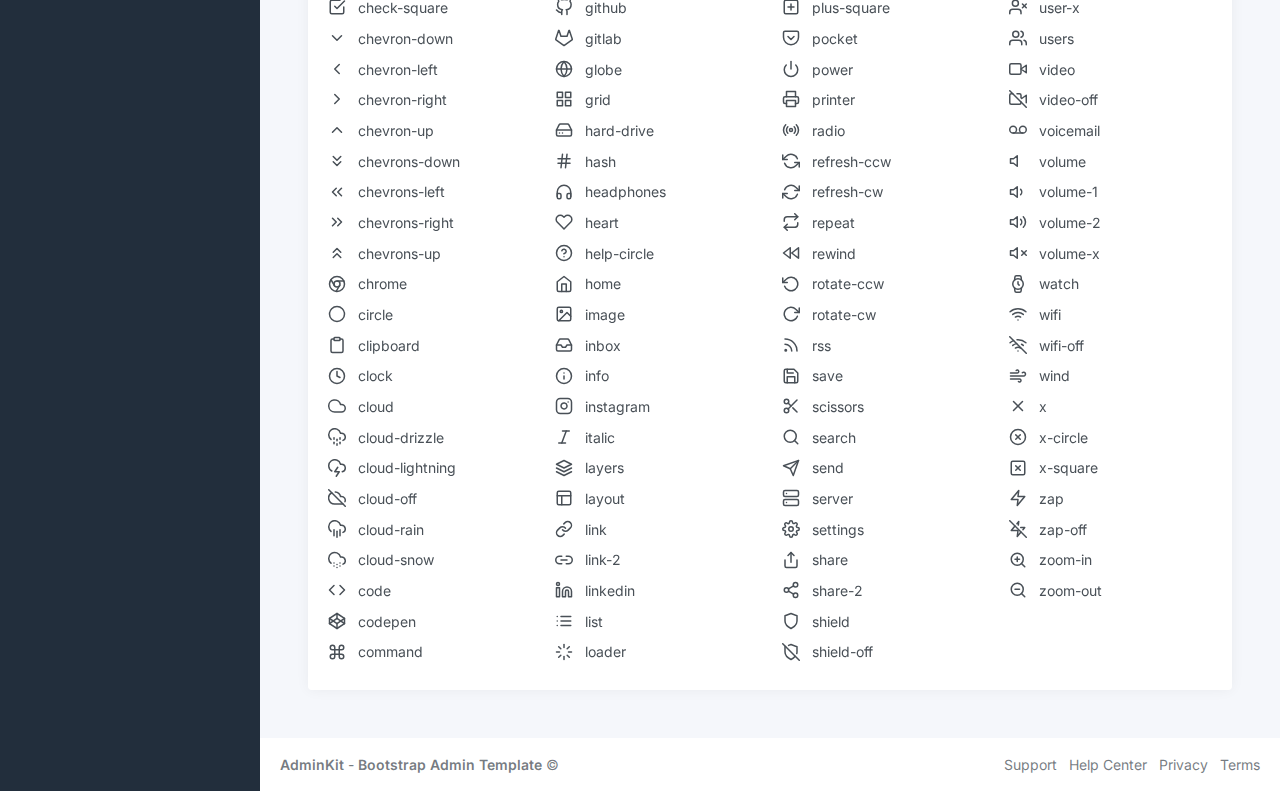
<file: Nasa Apod - webapp/BackOffice/icons-feather.html>
<!DOCTYPE html>
<html lang="en">

<head>
	<meta charset="utf-8">
	<meta http-equiv="X-UA-Compatible" content="IE=edge">
	<meta name="viewport" content="width=device-width, initial-scale=1, shrink-to-fit=no">
	<meta name="description" content="Responsive Admin &amp; Dashboard Template based on Bootstrap 5">
	<meta name="author" content="AdminKit">
	<meta name="keywords" content="adminkit, bootstrap, bootstrap 5, admin, dashboard, template, responsive, css, sass, html, theme, front-end, ui kit, web">

	<link rel="preconnect" href="https://fonts.gstatic.com">
	<link rel="shortcut icon" href="img/icons/icon-48x48.png" />

	<link rel="canonical" href="https://demo-basic.adminkit.io/icons-feather.html" />

	<title>Feather | AdminKit Demo</title>

	<link href="css/app.css" rel="stylesheet">
	<link href="https://fonts.googleapis.com/css2?family=Inter:wght@300;400;600&display=swap" rel="stylesheet">
</head>

<body>
	<div class="wrapper">
		<nav id="sidebar" class="sidebar js-sidebar">
			<div class="sidebar-content js-simplebar">
				<a class="sidebar-brand" href="index.html">
          <span class="align-middle">AdminKit</span>
        </a>

				<ul class="sidebar-nav">
					<li class="sidebar-header">
						Pages
					</li>

					<li class="sidebar-item">
						<a class="sidebar-link" href="index.html">
              <i class="align-middle" data-feather="sliders"></i> <span class="align-middle">Dashboard</span>
            </a>
					</li>

					<li class="sidebar-item">
						<a class="sidebar-link" href="pages-profile.html">
              <i class="align-middle" data-feather="user"></i> <span class="align-middle">Profile</span>
            </a>
					</li>

					<li class="sidebar-item">
						<a class="sidebar-link" href="pages-sign-in.html">
              <i class="align-middle" data-feather="log-in"></i> <span class="align-middle">Sign In</span>
            </a>
					</li>

					<li class="sidebar-item">
						<a class="sidebar-link" href="pages-sign-up.html">
              <i class="align-middle" data-feather="user-plus"></i> <span class="align-middle">Sign Up</span>
            </a>
					</li>

					<li class="sidebar-item">
						<a class="sidebar-link" href="pages-blank.html">
              <i class="align-middle" data-feather="book"></i> <span class="align-middle">Blank</span>
            </a>
					</li>

					<li class="sidebar-header">
						Tools & Components
					</li>

					<li class="sidebar-item">
						<a class="sidebar-link" href="ui-buttons.html">
              <i class="align-middle" data-feather="square"></i> <span class="align-middle">Buttons</span>
            </a>
					</li>

					<li class="sidebar-item">
						<a class="sidebar-link" href="ui-forms.html">
              <i class="align-middle" data-feather="check-square"></i> <span class="align-middle">Forms</span>
            </a>
					</li>

					<li class="sidebar-item">
						<a class="sidebar-link" href="ui-cards.html">
              <i class="align-middle" data-feather="grid"></i> <span class="align-middle">Cards</span>
            </a>
					</li>

					<li class="sidebar-item">
						<a class="sidebar-link" href="ui-typography.html">
              <i class="align-middle" data-feather="align-left"></i> <span class="align-middle">Typography</span>
            </a>
					</li>

					<li class="sidebar-item active">
						<a class="sidebar-link" href="icons-feather.html">
              <i class="align-middle" data-feather="coffee"></i> <span class="align-middle">Icons</span>
            </a>
					</li>

					<li class="sidebar-header">
						Plugins & Addons
					</li>

					<li class="sidebar-item">
						<a class="sidebar-link" href="charts-chartjs.html">
              <i class="align-middle" data-feather="bar-chart-2"></i> <span class="align-middle">Charts</span>
            </a>
					</li>

					<li class="sidebar-item">
						<a class="sidebar-link" href="maps-google.html">
              <i class="align-middle" data-feather="map"></i> <span class="align-middle">Maps</span>
            </a>
					</li>
				</ul>

				<div class="sidebar-cta">
					<div class="sidebar-cta-content">
						<strong class="d-inline-block mb-2">Upgrade to Pro</strong>
						<div class="mb-3 text-sm">
							Are you looking for more components? Check out our premium version.
						</div>
						<div class="d-grid">
							<a href="upgrade-to-pro.html" class="btn btn-primary">Upgrade to Pro</a>
						</div>
					</div>
				</div>
			</div>
		</nav>

		<div class="main">
			<nav class="navbar navbar-expand navbar-light navbar-bg">
				<a class="sidebar-toggle js-sidebar-toggle">
          <i class="hamburger align-self-center"></i>
        </a>

				<div class="navbar-collapse collapse">
					<ul class="navbar-nav navbar-align">
						<li class="nav-item dropdown">
							<a class="nav-icon dropdown-toggle" href="#" id="alertsDropdown" data-bs-toggle="dropdown">
								<div class="position-relative">
									<i class="align-middle" data-feather="bell"></i>
									<span class="indicator">4</span>
								</div>
							</a>
							<div class="dropdown-menu dropdown-menu-lg dropdown-menu-end py-0" aria-labelledby="alertsDropdown">
								<div class="dropdown-menu-header">
									4 New Notifications
								</div>
								<div class="list-group">
									<a href="#" class="list-group-item">
										<div class="row g-0 align-items-center">
											<div class="col-2">
												<i class="text-danger" data-feather="alert-circle"></i>
											</div>
											<div class="col-10">
												<div class="text-dark">Update completed</div>
												<div class="text-muted small mt-1">Restart server 12 to complete the update.</div>
												<div class="text-muted small mt-1">30m ago</div>
											</div>
										</div>
									</a>
									<a href="#" class="list-group-item">
										<div class="row g-0 align-items-center">
											<div class="col-2">
												<i class="text-warning" data-feather="bell"></i>
											</div>
											<div class="col-10">
												<div class="text-dark">Lorem ipsum</div>
												<div class="text-muted small mt-1">Aliquam ex eros, imperdiet vulputate hendrerit et.</div>
												<div class="text-muted small mt-1">2h ago</div>
											</div>
										</div>
									</a>
									<a href="#" class="list-group-item">
										<div class="row g-0 align-items-center">
											<div class="col-2">
												<i class="text-primary" data-feather="home"></i>
											</div>
											<div class="col-10">
												<div class="text-dark">Login from 192.186.1.8</div>
												<div class="text-muted small mt-1">5h ago</div>
											</div>
										</div>
									</a>
									<a href="#" class="list-group-item">
										<div class="row g-0 align-items-center">
											<div class="col-2">
												<i class="text-success" data-feather="user-plus"></i>
											</div>
											<div class="col-10">
												<div class="text-dark">New connection</div>
												<div class="text-muted small mt-1">Christina accepted your request.</div>
												<div class="text-muted small mt-1">14h ago</div>
											</div>
										</div>
									</a>
								</div>
								<div class="dropdown-menu-footer">
									<a href="#" class="text-muted">Show all notifications</a>
								</div>
							</div>
						</li>
						<li class="nav-item dropdown">
							<a class="nav-icon dropdown-toggle" href="#" id="messagesDropdown" data-bs-toggle="dropdown">
								<div class="position-relative">
									<i class="align-middle" data-feather="message-square"></i>
								</div>
							</a>
							<div class="dropdown-menu dropdown-menu-lg dropdown-menu-end py-0" aria-labelledby="messagesDropdown">
								<div class="dropdown-menu-header">
									<div class="position-relative">
										4 New Messages
									</div>
								</div>
								<div class="list-group">
									<a href="#" class="list-group-item">
										<div class="row g-0 align-items-center">
											<div class="col-2">
												<img src="img/avatars/avatar-5.jpg" class="avatar img-fluid rounded-circle" alt="Vanessa Tucker">
											</div>
											<div class="col-10 ps-2">
												<div class="text-dark">Vanessa Tucker</div>
												<div class="text-muted small mt-1">Nam pretium turpis et arcu. Duis arcu tortor.</div>
												<div class="text-muted small mt-1">15m ago</div>
											</div>
										</div>
									</a>
									<a href="#" class="list-group-item">
										<div class="row g-0 align-items-center">
											<div class="col-2">
												<img src="img/avatars/avatar-2.jpg" class="avatar img-fluid rounded-circle" alt="William Harris">
											</div>
											<div class="col-10 ps-2">
												<div class="text-dark">William Harris</div>
												<div class="text-muted small mt-1">Curabitur ligula sapien euismod vitae.</div>
												<div class="text-muted small mt-1">2h ago</div>
											</div>
										</div>
									</a>
									<a href="#" class="list-group-item">
										<div class="row g-0 align-items-center">
											<div class="col-2">
												<img src="img/avatars/avatar-4.jpg" class="avatar img-fluid rounded-circle" alt="Christina Mason">
											</div>
											<div class="col-10 ps-2">
												<div class="text-dark">Christina Mason</div>
												<div class="text-muted small mt-1">Pellentesque auctor neque nec urna.</div>
												<div class="text-muted small mt-1">4h ago</div>
											</div>
										</div>
									</a>
									<a href="#" class="list-group-item">
										<div class="row g-0 align-items-center">
											<div class="col-2">
												<img src="img/avatars/avatar-3.jpg" class="avatar img-fluid rounded-circle" alt="Sharon Lessman">
											</div>
											<div class="col-10 ps-2">
												<div class="text-dark">Sharon Lessman</div>
												<div class="text-muted small mt-1">Aenean tellus metus, bibendum sed, posuere ac, mattis non.</div>
												<div class="text-muted small mt-1">5h ago</div>
											</div>
										</div>
									</a>
								</div>
								<div class="dropdown-menu-footer">
									<a href="#" class="text-muted">Show all messages</a>
								</div>
							</div>
						</li>
						<li class="nav-item dropdown">
							<a class="nav-icon dropdown-toggle d-inline-block d-sm-none" href="#" data-bs-toggle="dropdown">
                <i class="align-middle" data-feather="settings"></i>
              </a>

							<a class="nav-link dropdown-toggle d-none d-sm-inline-block" href="#" data-bs-toggle="dropdown">
                <img src="img/avatars/avatar.jpg" class="avatar img-fluid rounded me-1" alt="Charles Hall" /> <span class="text-dark">Charles Hall</span>
              </a>
							<div class="dropdown-menu dropdown-menu-end">
								<a class="dropdown-item" href="pages-profile.html"><i class="align-middle me-1" data-feather="user"></i> Profile</a>
								<a class="dropdown-item" href="#"><i class="align-middle me-1" data-feather="pie-chart"></i> Analytics</a>
								<div class="dropdown-divider"></div>
								<a class="dropdown-item" href="index.html"><i class="align-middle me-1" data-feather="settings"></i> Settings & Privacy</a>
								<a class="dropdown-item" href="#"><i class="align-middle me-1" data-feather="help-circle"></i> Help Center</a>
								<div class="dropdown-divider"></div>
								<a class="dropdown-item" href="#">Log out</a>
							</div>
						</li>
					</ul>
				</div>
			</nav>

			<main class="content">
				<div class="container-fluid p-0">

					<div class="mb-3">
						<h1 class="h3 d-inline align-middle">Feather</h1>
						<a class="badge bg-dark text-white ms-2" href="upgrade-to-pro.html">
      Get more icons
  </a>
					</div>
					<div class="card">
						<div class="card-header">
							<h3 class="card-title">Feather Icons</h3>
							<h6 class="card-subtitle text-muted">Simply beautiful open source icons</h6>
						</div>
						<div class="card-body">
							<div class="row">
								<div class="col-12 col-md-6 col-lg-3">
									<div class="mb-2">
										<i class="align-middle me-2" data-feather="activity"></i> <span class="align-middle">activity</span>
									</div>
									<div class="mb-2">
										<i class="align-middle me-2" data-feather="airplay"></i> <span class="align-middle">airplay</span>
									</div>
									<div class="mb-2">
										<i class="align-middle me-2" data-feather="alert-circle"></i> <span class="align-middle">alert-circle</span>
									</div>
									<div class="mb-2">
										<i class="align-middle me-2" data-feather="alert-octagon"></i> <span class="align-middle">alert-octagon</span>
									</div>
									<div class="mb-2">
										<i class="align-middle me-2" data-feather="alert-triangle"></i> <span class="align-middle">alert-triangle</span>
									</div>
									<div class="mb-2">
										<i class="align-middle me-2" data-feather="align-center"></i> <span class="align-middle">align-center</span>
									</div>
									<div class="mb-2">
										<i class="align-middle me-2" data-feather="align-justify"></i> <span class="align-middle">align-justify</span>
									</div>
									<div class="mb-2">
										<i class="align-middle me-2" data-feather="align-left"></i> <span class="align-middle">align-left</span>
									</div>
									<div class="mb-2">
										<i class="align-middle me-2" data-feather="align-right"></i> <span class="align-middle">align-right</span>
									</div>
									<div class="mb-2">
										<i class="align-middle me-2" data-feather="anchor"></i> <span class="align-middle">anchor</span>
									</div>
									<div class="mb-2">
										<i class="align-middle me-2" data-feather="aperture"></i> <span class="align-middle">aperture</span>
									</div>
									<div class="mb-2">
										<i class="align-middle me-2" data-feather="arrow-down"></i> <span class="align-middle">arrow-down</span>
									</div>
									<div class="mb-2">
										<i class="align-middle me-2" data-feather="arrow-down-circle"></i> <span class="align-middle">arrow-down-circle</span>
									</div>
									<div class="mb-2">
										<i class="align-middle me-2" data-feather="arrow-down-left"></i> <span class="align-middle">arrow-down-left</span>
									</div>
									<div class="mb-2">
										<i class="align-middle me-2" data-feather="arrow-down-right"></i> <span class="align-middle">arrow-down-right</span>
									</div>
									<div class="mb-2">
										<i class="align-middle me-2" data-feather="arrow-left"></i> <span class="align-middle">arrow-left</span>
									</div>
									<div class="mb-2">
										<i class="align-middle me-2" data-feather="arrow-left-circle"></i> <span class="align-middle">arrow-left-circle</span>
									</div>
									<div class="mb-2">
										<i class="align-middle me-2" data-feather="arrow-right"></i> <span class="align-middle">arrow-right</span>
									</div>
									<div class="mb-2">
										<i class="align-middle me-2" data-feather="arrow-right-circle"></i> <span class="align-middle">arrow-right-circle</span>
									</div>
									<div class="mb-2">
										<i class="align-middle me-2" data-feather="arrow-up"></i> <span class="align-middle">arrow-up</span>
									</div>
									<div class="mb-2">
										<i class="align-middle me-2" data-feather="arrow-up-circle"></i> <span class="align-middle">arrow-up-circle</span>
									</div>
									<div class="mb-2">
										<i class="align-middle me-2" data-feather="arrow-up-left"></i> <span class="align-middle">arrow-up-left</span>
									</div>
									<div class="mb-2">
										<i class="align-middle me-2" data-feather="arrow-up-right"></i> <span class="align-middle">arrow-up-right</span>
									</div>
									<div class="mb-2">
										<i class="align-middle me-2" data-feather="at-sign"></i> <span class="align-middle">at-sign</span>
									</div>
									<div class="mb-2">
										<i class="align-middle me-2" data-feather="award"></i> <span class="align-middle">award</span>
									</div>
									<div class="mb-2">
										<i class="align-middle me-2" data-feather="bar-chart"></i> <span class="align-middle">bar-chart</span>
									</div>
									<div class="mb-2">
										<i class="align-middle me-2" data-feather="bar-chart-2"></i> <span class="align-middle">bar-chart-2</span>
									</div>
									<div class="mb-2">
										<i class="align-middle me-2" data-feather="battery"></i> <span class="align-middle">battery</span>
									</div>
									<div class="mb-2">
										<i class="align-middle me-2" data-feather="battery-charging"></i> <span class="align-middle">battery-charging</span>
									</div>
									<div class="mb-2">
										<i class="align-middle me-2" data-feather="bell"></i> <span class="align-middle">bell</span>
									</div>
									<div class="mb-2">
										<i class="align-middle me-2" data-feather="bell-off"></i> <span class="align-middle">bell-off</span>
									</div>
									<div class="mb-2">
										<i class="align-middle me-2" data-feather="bluetooth"></i> <span class="align-middle">bluetooth</span>
									</div>
									<div class="mb-2">
										<i class="align-middle me-2" data-feather="bold"></i> <span class="align-middle">bold</span>
									</div>
									<div class="mb-2">
										<i class="align-middle me-2" data-feather="book"></i> <span class="align-middle">book</span>
									</div>
									<div class="mb-2">
										<i class="align-middle me-2" data-feather="book-open"></i> <span class="align-middle">book-open</span>
									</div>
									<div class="mb-2">
										<i class="align-middle me-2" data-feather="bookmark"></i> <span class="align-middle">bookmark</span>
									</div>
									<div class="mb-2">
										<i class="align-middle me-2" data-feather="box"></i> <span class="align-middle">box</span>
									</div>
									<div class="mb-2">
										<i class="align-middle me-2" data-feather="briefcase"></i> <span class="align-middle">briefcase</span>
									</div>
									<div class="mb-2">
										<i class="align-middle me-2" data-feather="calendar"></i> <span class="align-middle">calendar</span>
									</div>
									<div class="mb-2">
										<i class="align-middle me-2" data-feather="camera"></i> <span class="align-middle">camera</span>
									</div>
									<div class="mb-2">
										<i class="align-middle me-2" data-feather="camera-off"></i> <span class="align-middle">camera-off</span>
									</div>
									<div class="mb-2">
										<i class="align-middle me-2" data-feather="cast"></i> <span class="align-middle">cast</span>
									</div>
									<div class="mb-2">
										<i class="align-middle me-2" data-feather="check"></i> <span class="align-middle">check</span>
									</div>
									<div class="mb-2">
										<i class="align-middle me-2" data-feather="check-circle"></i> <span class="align-middle">check-circle</span>
									</div>
									<div class="mb-2">
										<i class="align-middle me-2" data-feather="check-square"></i> <span class="align-middle">check-square</span>
									</div>
									<div class="mb-2">
										<i class="align-middle me-2" data-feather="chevron-down"></i> <span class="align-middle">chevron-down</span>
									</div>
									<div class="mb-2">
										<i class="align-middle me-2" data-feather="chevron-left"></i> <span class="align-middle">chevron-left</span>
									</div>
									<div class="mb-2">
										<i class="align-middle me-2" data-feather="chevron-right"></i> <span class="align-middle">chevron-right</span>
									</div>
									<div class="mb-2">
										<i class="align-middle me-2" data-feather="chevron-up"></i> <span class="align-middle">chevron-up</span>
									</div>
									<div class="mb-2">
										<i class="align-middle me-2" data-feather="chevrons-down"></i> <span class="align-middle">chevrons-down</span>
									</div>
									<div class="mb-2">
										<i class="align-middle me-2" data-feather="chevrons-left"></i> <span class="align-middle">chevrons-left</span>
									</div>
									<div class="mb-2">
										<i class="align-middle me-2" data-feather="chevrons-right"></i> <span class="align-middle">chevrons-right</span>
									</div>
									<div class="mb-2">
										<i class="align-middle me-2" data-feather="chevrons-up"></i> <span class="align-middle">chevrons-up</span>
									</div>
									<div class="mb-2">
										<i class="align-middle me-2" data-feather="chrome"></i> <span class="align-middle">chrome</span>
									</div>
									<div class="mb-2">
										<i class="align-middle me-2" data-feather="circle"></i> <span class="align-middle">circle</span>
									</div>
									<div class="mb-2">
										<i class="align-middle me-2" data-feather="clipboard"></i> <span class="align-middle">clipboard</span>
									</div>
									<div class="mb-2">
										<i class="align-middle me-2" data-feather="clock"></i> <span class="align-middle">clock</span>
									</div>
									<div class="mb-2">
										<i class="align-middle me-2" data-feather="cloud"></i> <span class="align-middle">cloud</span>
									</div>
									<div class="mb-2">
										<i class="align-middle me-2" data-feather="cloud-drizzle"></i> <span class="align-middle">cloud-drizzle</span>
									</div>
									<div class="mb-2">
										<i class="align-middle me-2" data-feather="cloud-lightning"></i> <span class="align-middle">cloud-lightning</span>
									</div>
									<div class="mb-2">
										<i class="align-middle me-2" data-feather="cloud-off"></i> <span class="align-middle">cloud-off</span>
									</div>
									<div class="mb-2">
										<i class="align-middle me-2" data-feather="cloud-rain"></i> <span class="align-middle">cloud-rain</span>
									</div>
									<div class="mb-2">
										<i class="align-middle me-2" data-feather="cloud-snow"></i> <span class="align-middle">cloud-snow</span>
									</div>
									<div class="mb-2">
										<i class="align-middle me-2" data-feather="code"></i> <span class="align-middle">code</span>
									</div>
									<div class="mb-2">
										<i class="align-middle me-2" data-feather="codepen"></i> <span class="align-middle">codepen</span>
									</div>
									<div class="mb-2">
										<i class="align-middle me-2" data-feather="command"></i> <span class="align-middle">command</span>
									</div>
								</div>
								<div class="col-12 col-md-6 col-lg-3">
									<div class="mb-2">
										<i class="align-middle me-2" data-feather="compass"></i> <span class="align-middle">compass</span>
									</div>
									<div class="mb-2">
										<i class="align-middle me-2" data-feather="copy"></i> <span class="align-middle">copy</span>
									</div>
									<div class="mb-2">
										<i class="align-middle me-2" data-feather="corner-down-left"></i> <span class="align-middle">corner-down-left</span>
									</div>
									<div class="mb-2">
										<i class="align-middle me-2" data-feather="corner-down-right"></i> <span class="align-middle">corner-down-right</span>
									</div>
									<div class="mb-2">
										<i class="align-middle me-2" data-feather="corner-left-down"></i> <span class="align-middle">corner-left-down</span>
									</div>
									<div class="mb-2">
										<i class="align-middle me-2" data-feather="corner-left-up"></i> <span class="align-middle">corner-left-up</span>
									</div>
									<div class="mb-2">
										<i class="align-middle me-2" data-feather="corner-right-down"></i> <span class="align-middle">corner-right-down</span>
									</div>
									<div class="mb-2">
										<i class="align-middle me-2" data-feather="corner-right-up"></i> <span class="align-middle">corner-right-up</span>
									</div>
									<div class="mb-2">
										<i class="align-middle me-2" data-feather="corner-up-left"></i> <span class="align-middle">corner-up-left</span>
									</div>
									<div class="mb-2">
										<i class="align-middle me-2" data-feather="corner-up-right"></i> <span class="align-middle">corner-up-right</span>
									</div>
									<div class="mb-2">
										<i class="align-middle me-2" data-feather="cpu"></i> <span class="align-middle">cpu</span>
									</div>
									<div class="mb-2">
										<i class="align-middle me-2" data-feather="credit-card"></i> <span class="align-middle">credit-card</span>
									</div>
									<div class="mb-2">
										<i class="align-middle me-2" data-feather="crop"></i> <span class="align-middle">crop</span>
									</div>
									<div class="mb-2">
										<i class="align-middle me-2" data-feather="crosshair"></i> <span class="align-middle">crosshair</span>
									</div>
									<div class="mb-2">
										<i class="align-middle me-2" data-feather="database"></i> <span class="align-middle">database</span>
									</div>
									<div class="mb-2">
										<i class="align-middle me-2" data-feather="delete"></i> <span class="align-middle">delete</span>
									</div>
									<div class="mb-2">
										<i class="align-middle me-2" data-feather="disc"></i> <span class="align-middle">disc</span>
									</div>
									<div class="mb-2">
										<i class="align-middle me-2" data-feather="dollar-sign"></i> <span class="align-middle">dollar-sign</span>
									</div>
									<div class="mb-2">
										<i class="align-middle me-2" data-feather="download"></i> <span class="align-middle">download</span>
									</div>
									<div class="mb-2">
										<i class="align-middle me-2" data-feather="download-cloud"></i> <span class="align-middle">download-cloud</span>
									</div>
									<div class="mb-2">
										<i class="align-middle me-2" data-feather="droplet"></i> <span class="align-middle">droplet</span>
									</div>
									<div class="mb-2">
										<i class="align-middle me-2" data-feather="edit"></i> <span class="align-middle">edit</span>
									</div>
									<div class="mb-2">
										<i class="align-middle me-2" data-feather="edit-2"></i> <span class="align-middle">edit-2</span>
									</div>
									<div class="mb-2">
										<i class="align-middle me-2" data-feather="edit-3"></i> <span class="align-middle">edit-3</span>
									</div>
									<div class="mb-2">
										<i class="align-middle me-2" data-feather="external-link"></i> <span class="align-middle">external-link</span>
									</div>
									<div class="mb-2">
										<i class="align-middle me-2" data-feather="eye"></i> <span class="align-middle">eye</span>
									</div>
									<div class="mb-2">
										<i class="align-middle me-2" data-feather="eye-off"></i> <span class="align-middle">eye-off</span>
									</div>
									<div class="mb-2">
										<i class="align-middle me-2" data-feather="facebook"></i> <span class="align-middle">facebook</span>
									</div>
									<div class="mb-2">
										<i class="align-middle me-2" data-feather="fast-forward"></i> <span class="align-middle">fast-forward</span>
									</div>
									<div class="mb-2">
										<i class="align-middle me-2" data-feather="feather"></i> <span class="align-middle">feather</span>
									</div>
									<div class="mb-2">
										<i class="align-middle me-2" data-feather="file"></i> <span class="align-middle">file</span>
									</div>
									<div class="mb-2">
										<i class="align-middle me-2" data-feather="file-minus"></i> <span class="align-middle">file-minus</span>
									</div>
									<div class="mb-2">
										<i class="align-middle me-2" data-feather="file-plus"></i> <span class="align-middle">file-plus</span>
									</div>
									<div class="mb-2">
										<i class="align-middle me-2" data-feather="file-text"></i> <span class="align-middle">file-text</span>
									</div>
									<div class="mb-2">
										<i class="align-middle me-2" data-feather="film"></i> <span class="align-middle">film</span>
									</div>
									<div class="mb-2">
										<i class="align-middle me-2" data-feather="filter"></i> <span class="align-middle">filter</span>
									</div>
									<div class="mb-2">
										<i class="align-middle me-2" data-feather="flag"></i> <span class="align-middle">flag</span>
									</div>
									<div class="mb-2">
										<i class="align-middle me-2" data-feather="folder"></i> <span class="align-middle">folder</span>
									</div>
									<div class="mb-2">
										<i class="align-middle me-2" data-feather="folder-minus"></i> <span class="align-middle">folder-minus</span>
									</div>
									<div class="mb-2">
										<i class="align-middle me-2" data-feather="folder-plus"></i> <span class="align-middle">folder-plus</span>
									</div>
									<div class="mb-2">
										<i class="align-middle me-2" data-feather="git-branch"></i> <span class="align-middle">git-branch</span>
									</div>
									<div class="mb-2">
										<i class="align-middle me-2" data-feather="git-commit"></i> <span class="align-middle">git-commit</span>
									</div>
									<div class="mb-2">
										<i class="align-middle me-2" data-feather="git-merge"></i> <span class="align-middle">git-merge</span>
									</div>
									<div class="mb-2">
										<i class="align-middle me-2" data-feather="git-pull-request"></i> <span class="align-middle">git-pull-request</span>
									</div>
									<div class="mb-2">
										<i class="align-middle me-2" data-feather="github"></i> <span class="align-middle">github</span>
									</div>
									<div class="mb-2">
										<i class="align-middle me-2" data-feather="gitlab"></i> <span class="align-middle">gitlab</span>
									</div>
									<div class="mb-2">
										<i class="align-middle me-2" data-feather="globe"></i> <span class="align-middle">globe</span>
									</div>
									<div class="mb-2">
										<i class="align-middle me-2" data-feather="grid"></i> <span class="align-middle">grid</span>
									</div>
									<div class="mb-2">
										<i class="align-middle me-2" data-feather="hard-drive"></i> <span class="align-middle">hard-drive</span>
									</div>
									<div class="mb-2">
										<i class="align-middle me-2" data-feather="hash"></i> <span class="align-middle">hash</span>
									</div>
									<div class="mb-2">
										<i class="align-middle me-2" data-feather="headphones"></i> <span class="align-middle">headphones</span>
									</div>
									<div class="mb-2">
										<i class="align-middle me-2" data-feather="heart"></i> <span class="align-middle">heart</span>
									</div>
									<div class="mb-2">
										<i class="align-middle me-2" data-feather="help-circle"></i> <span class="align-middle">help-circle</span>
									</div>
									<div class="mb-2">
										<i class="align-middle me-2" data-feather="home"></i> <span class="align-middle">home</span>
									</div>
									<div class="mb-2">
										<i class="align-middle me-2" data-feather="image"></i> <span class="align-middle">image</span>
									</div>
									<div class="mb-2">
										<i class="align-middle me-2" data-feather="inbox"></i> <span class="align-middle">inbox</span>
									</div>
									<div class="mb-2">
										<i class="align-middle me-2" data-feather="info"></i> <span class="align-middle">info</span>
									</div>
									<div class="mb-2">
										<i class="align-middle me-2" data-feather="instagram"></i> <span class="align-middle">instagram</span>
									</div>
									<div class="mb-2">
										<i class="align-middle me-2" data-feather="italic"></i> <span class="align-middle">italic</span>
									</div>
									<div class="mb-2">
										<i class="align-middle me-2" data-feather="layers"></i> <span class="align-middle">layers</span>
									</div>
									<div class="mb-2">
										<i class="align-middle me-2" data-feather="layout"></i> <span class="align-middle">layout</span>
									</div>
									<div class="mb-2">
										<i class="align-middle me-2" data-feather="link"></i> <span class="align-middle">link</span>
									</div>
									<div class="mb-2">
										<i class="align-middle me-2" data-feather="link-2"></i> <span class="align-middle">link-2</span>
									</div>
									<div class="mb-2">
										<i class="align-middle me-2" data-feather="linkedin"></i> <span class="align-middle">linkedin</span>
									</div>
									<div class="mb-2">
										<i class="align-middle me-2" data-feather="list"></i> <span class="align-middle">list</span>
									</div>
									<div class="mb-2">
										<i class="align-middle me-2" data-feather="loader"></i> <span class="align-middle">loader</span>
									</div>
								</div>
								<div class="col-12 col-md-6 col-lg-3">
									<div class="mb-2">
										<i class="align-middle me-2" data-feather="lock"></i> <span class="align-middle">lock</span>
									</div>
									<div class="mb-2">
										<i class="align-middle me-2" data-feather="log-in"></i> <span class="align-middle">log-in</span>
									</div>
									<div class="mb-2">
										<i class="align-middle me-2" data-feather="log-out"></i> <span class="align-middle">log-out</span>
									</div>
									<div class="mb-2">
										<i class="align-middle me-2" data-feather="mail"></i> <span class="align-middle">mail</span>
									</div>
									<div class="mb-2">
										<i class="align-middle me-2" data-feather="map"></i> <span class="align-middle">map</span>
									</div>
									<div class="mb-2">
										<i class="align-middle me-2" data-feather="map-pin"></i> <span class="align-middle">map-pin</span>
									</div>
									<div class="mb-2">
										<i class="align-middle me-2" data-feather="maximize"></i> <span class="align-middle">maximize</span>
									</div>
									<div class="mb-2">
										<i class="align-middle me-2" data-feather="maximize-2"></i> <span class="align-middle">maximize-2</span>
									</div>
									<div class="mb-2">
										<i class="align-middle me-2" data-feather="menu"></i> <span class="align-middle">menu</span>
									</div>
									<div class="mb-2">
										<i class="align-middle me-2" data-feather="message-circle"></i> <span class="align-middle">message-circle</span>
									</div>
									<div class="mb-2">
										<i class="align-middle me-2" data-feather="message-square"></i> <span class="align-middle">message-square</span>
									</div>
									<div class="mb-2">
										<i class="align-middle me-2" data-feather="mic"></i> <span class="align-middle">mic</span>
									</div>
									<div class="mb-2">
										<i class="align-middle me-2" data-feather="mic-off"></i> <span class="align-middle">mic-off</span>
									</div>
									<div class="mb-2">
										<i class="align-middle me-2" data-feather="minimize"></i> <span class="align-middle">minimize</span>
									</div>
									<div class="mb-2">
										<i class="align-middle me-2" data-feather="minimize-2"></i> <span class="align-middle">minimize-2</span>
									</div>
									<div class="mb-2">
										<i class="align-middle me-2" data-feather="minus"></i> <span class="align-middle">minus</span>
									</div>
									<div class="mb-2">
										<i class="align-middle me-2" data-feather="minus-circle"></i> <span class="align-middle">minus-circle</span>
									</div>
									<div class="mb-2">
										<i class="align-middle me-2" data-feather="minus-square"></i> <span class="align-middle">minus-square</span>
									</div>
									<div class="mb-2">
										<i class="align-middle me-2" data-feather="monitor"></i> <span class="align-middle">monitor</span>
									</div>
									<div class="mb-2">
										<i class="align-middle me-2" data-feather="moon"></i> <span class="align-middle">moon</span>
									</div>
									<div class="mb-2">
										<i class="align-middle me-2" data-feather="more-horizontal"></i> <span class="align-middle">more-horizontal</span>
									</div>
									<div class="mb-2">
										<i class="align-middle me-2" data-feather="more-vertical"></i> <span class="align-middle">more-vertical</span>
									</div>
									<div class="mb-2">
										<i class="align-middle me-2" data-feather="move"></i> <span class="align-middle">move</span>
									</div>
									<div class="mb-2">
										<i class="align-middle me-2" data-feather="music"></i> <span class="align-middle">music</span>
									</div>
									<div class="mb-2">
										<i class="align-middle me-2" data-feather="navigation"></i> <span class="align-middle">navigation</span>
									</div>
									<div class="mb-2">
										<i class="align-middle me-2" data-feather="navigation-2"></i> <span class="align-middle">navigation-2</span>
									</div>
									<div class="mb-2">
										<i class="align-middle me-2" data-feather="octagon"></i> <span class="align-middle">octagon</span>
									</div>
									<div class="mb-2">
										<i class="align-middle me-2" data-feather="package"></i> <span class="align-middle">package</span>
									</div>
									<div class="mb-2">
										<i class="align-middle me-2" data-feather="paperclip"></i> <span class="align-middle">paperclip</span>
									</div>
									<div class="mb-2">
										<i class="align-middle me-2" data-feather="pause"></i> <span class="align-middle">pause</span>
									</div>
									<div class="mb-2">
										<i class="align-middle me-2" data-feather="pause-circle"></i> <span class="align-middle">pause-circle</span>
									</div>
									<div class="mb-2">
										<i class="align-middle me-2" data-feather="percent"></i> <span class="align-middle">percent</span>
									</div>
									<div class="mb-2">
										<i class="align-middle me-2" data-feather="phone"></i> <span class="align-middle">phone</span>
									</div>
									<div class="mb-2">
										<i class="align-middle me-2" data-feather="phone-call"></i> <span class="align-middle">phone-call</span>
									</div>
									<div class="mb-2">
										<i class="align-middle me-2" data-feather="phone-forwarded"></i> <span class="align-middle">phone-forwarded</span>
									</div>
									<div class="mb-2">
										<i class="align-middle me-2" data-feather="phone-incoming"></i> <span class="align-middle">phone-incoming</span>
									</div>
									<div class="mb-2">
										<i class="align-middle me-2" data-feather="phone-missed"></i> <span class="align-middle">phone-missed</span>
									</div>
									<div class="mb-2">
										<i class="align-middle me-2" data-feather="phone-off"></i> <span class="align-middle">phone-off</span>
									</div>
									<div class="mb-2">
										<i class="align-middle me-2" data-feather="phone-outgoing"></i> <span class="align-middle">phone-outgoing</span>
									</div>
									<div class="mb-2">
										<i class="align-middle me-2" data-feather="pie-chart"></i> <span class="align-middle">pie-chart</span>
									</div>
									<div class="mb-2">
										<i class="align-middle me-2" data-feather="play"></i> <span class="align-middle">play</span>
									</div>
									<div class="mb-2">
										<i class="align-middle me-2" data-feather="play-circle"></i> <span class="align-middle">play-circle</span>
									</div>
									<div class="mb-2">
										<i class="align-middle me-2" data-feather="plus"></i> <span class="align-middle">plus</span>
									</div>
									<div class="mb-2">
										<i class="align-middle me-2" data-feather="plus-circle"></i> <span class="align-middle">plus-circle</span>
									</div>
									<div class="mb-2">
										<i class="align-middle me-2" data-feather="plus-square"></i> <span class="align-middle">plus-square</span>
									</div>
									<div class="mb-2">
										<i class="align-middle me-2" data-feather="pocket"></i> <span class="align-middle">pocket</span>
									</div>
									<div class="mb-2">
										<i class="align-middle me-2" data-feather="power"></i> <span class="align-middle">power</span>
									</div>
									<div class="mb-2">
										<i class="align-middle me-2" data-feather="printer"></i> <span class="align-middle">printer</span>
									</div>
									<div class="mb-2">
										<i class="align-middle me-2" data-feather="radio"></i> <span class="align-middle">radio</span>
									</div>
									<div class="mb-2">
										<i class="align-middle me-2" data-feather="refresh-ccw"></i> <span class="align-middle">refresh-ccw</span>
									</div>
									<div class="mb-2">
										<i class="align-middle me-2" data-feather="refresh-cw"></i> <span class="align-middle">refresh-cw</span>
									</div>
									<div class="mb-2">
										<i class="align-middle me-2" data-feather="repeat"></i> <span class="align-middle">repeat</span>
									</div>
									<div class="mb-2">
										<i class="align-middle me-2" data-feather="rewind"></i> <span class="align-middle">rewind</span>
									</div>
									<div class="mb-2">
										<i class="align-middle me-2" data-feather="rotate-ccw"></i> <span class="align-middle">rotate-ccw</span>
									</div>
									<div class="mb-2">
										<i class="align-middle me-2" data-feather="rotate-cw"></i> <span class="align-middle">rotate-cw</span>
									</div>
									<div class="mb-2">
										<i class="align-middle me-2" data-feather="rss"></i> <span class="align-middle">rss</span>
									</div>
									<div class="mb-2">
										<i class="align-middle me-2" data-feather="save"></i> <span class="align-middle">save</span>
									</div>
									<div class="mb-2">
										<i class="align-middle me-2" data-feather="scissors"></i> <span class="align-middle">scissors</span>
									</div>
									<div class="mb-2">
										<i class="align-middle me-2" data-feather="search"></i> <span class="align-middle">search</span>
									</div>
									<div class="mb-2">
										<i class="align-middle me-2" data-feather="send"></i> <span class="align-middle">send</span>
									</div>
									<div class="mb-2">
										<i class="align-middle me-2" data-feather="server"></i> <span class="align-middle">server</span>
									</div>
									<div class="mb-2">
										<i class="align-middle me-2" data-feather="settings"></i> <span class="align-middle">settings</span>
									</div>
									<div class="mb-2">
										<i class="align-middle me-2" data-feather="share"></i> <span class="align-middle">share</span>
									</div>
									<div class="mb-2">
										<i class="align-middle me-2" data-feather="share-2"></i> <span class="align-middle">share-2</span>
									</div>
									<div class="mb-2">
										<i class="align-middle me-2" data-feather="shield"></i> <span class="align-middle">shield</span>
									</div>
									<div class="mb-2">
										<i class="align-middle me-2" data-feather="shield-off"></i> <span class="align-middle">shield-off</span>
									</div>
								</div>
								<div class="col-12 col-md-6 col-lg-3">
									<div class="mb-2">
										<i class="align-middle me-2" data-feather="shopping-bag"></i> <span class="align-middle">shopping-bag</span>
									</div>
									<div class="mb-2">
										<i class="align-middle me-2" data-feather="shopping-cart"></i> <span class="align-middle">shopping-cart</span>
									</div>
									<div class="mb-2">
										<i class="align-middle me-2" data-feather="shuffle"></i> <span class="align-middle">shuffle</span>
									</div>
									<div class="mb-2">
										<i class="align-middle me-2" data-feather="sidebar"></i> <span class="align-middle">sidebar</span>
									</div>
									<div class="mb-2">
										<i class="align-middle me-2" data-feather="skip-back"></i> <span class="align-middle">skip-back</span>
									</div>
									<div class="mb-2">
										<i class="align-middle me-2" data-feather="skip-forward"></i> <span class="align-middle">skip-forward</span>
									</div>
									<div class="mb-2">
										<i class="align-middle me-2" data-feather="slack"></i> <span class="align-middle">slack</span>
									</div>
									<div class="mb-2">
										<i class="align-middle me-2" data-feather="slash"></i> <span class="align-middle">slash</span>
									</div>
									<div class="mb-2">
										<i class="align-middle me-2" data-feather="sliders"></i> <span class="align-middle">sliders</span>
									</div>
									<div class="mb-2">
										<i class="align-middle me-2" data-feather="smartphone"></i> <span class="align-middle">smartphone</span>
									</div>
									<div class="mb-2">
										<i class="align-middle me-2" data-feather="speaker"></i> <span class="align-middle">speaker</span>
									</div>
									<div class="mb-2">
										<i class="align-middle me-2" data-feather="square"></i> <span class="align-middle">square</span>
									</div>
									<div class="mb-2">
										<i class="align-middle me-2" data-feather="star"></i> <span class="align-middle">star</span>
									</div>
									<div class="mb-2">
										<i class="align-middle me-2" data-feather="stop-circle"></i> <span class="align-middle">stop-circle</span>
									</div>
									<div class="mb-2">
										<i class="align-middle me-2" data-feather="sun"></i> <span class="align-middle">sun</span>
									</div>
									<div class="mb-2">
										<i class="align-middle me-2" data-feather="sunrise"></i> <span class="align-middle">sunrise</span>
									</div>
									<div class="mb-2">
										<i class="align-middle me-2" data-feather="sunset"></i> <span class="align-middle">sunset</span>
									</div>
									<div class="mb-2">
										<i class="align-middle me-2" data-feather="tablet"></i> <span class="align-middle">tablet</span>
									</div>
									<div class="mb-2">
										<i class="align-middle me-2" data-feather="tag"></i> <span class="align-middle">tag</span>
									</div>
									<div class="mb-2">
										<i class="align-middle me-2" data-feather="target"></i> <span class="align-middle">target</span>
									</div>
									<div class="mb-2">
										<i class="align-middle me-2" data-feather="terminal"></i> <span class="align-middle">terminal</span>
									</div>
									<div class="mb-2">
										<i class="align-middle me-2" data-feather="thermometer"></i> <span class="align-middle">thermometer</span>
									</div>
									<div class="mb-2">
										<i class="align-middle me-2" data-feather="thumbs-down"></i> <span class="align-middle">thumbs-down</span>
									</div>
									<div class="mb-2">
										<i class="align-middle me-2" data-feather="thumbs-up"></i> <span class="align-middle">thumbs-up</span>
									</div>
									<div class="mb-2">
										<i class="align-middle me-2" data-feather="toggle-left"></i> <span class="align-middle">toggle-left</span>
									</div>
									<div class="mb-2">
										<i class="align-middle me-2" data-feather="toggle-right"></i> <span class="align-middle">toggle-right</span>
									</div>
									<div class="mb-2">
										<i class="align-middle me-2" data-feather="trash"></i> <span class="align-middle">trash</span>
									</div>
									<div class="mb-2">
										<i class="align-middle me-2" data-feather="trash-2"></i> <span class="align-middle">trash-2</span>
									</div>
									<div class="mb-2">
										<i class="align-middle me-2" data-feather="trending-down"></i> <span class="align-middle">trending-down</span>
									</div>
									<div class="mb-2">
										<i class="align-middle me-2" data-feather="trending-up"></i> <span class="align-middle">trending-up</span>
									</div>
									<div class="mb-2">
										<i class="align-middle me-2" data-feather="triangle"></i> <span class="align-middle">triangle</span>
									</div>
									<div class="mb-2">
										<i class="align-middle me-2" data-feather="truck"></i> <span class="align-middle">truck</span>
									</div>
									<div class="mb-2">
										<i class="align-middle me-2" data-feather="tv"></i> <span class="align-middle">tv</span>
									</div>
									<div class="mb-2">
										<i class="align-middle me-2" data-feather="twitter"></i> <span class="align-middle">twitter</span>
									</div>
									<div class="mb-2">
										<i class="align-middle me-2" data-feather="type"></i> <span class="align-middle">type</span>
									</div>
									<div class="mb-2">
										<i class="align-middle me-2" data-feather="umbrella"></i> <span class="align-middle">umbrella</span>
									</div>
									<div class="mb-2">
										<i class="align-middle me-2" data-feather="underline"></i> <span class="align-middle">underline</span>
									</div>
									<div class="mb-2">
										<i class="align-middle me-2" data-feather="unlock"></i> <span class="align-middle">unlock</span>
									</div>
									<div class="mb-2">
										<i class="align-middle me-2" data-feather="upload"></i> <span class="align-middle">upload</span>
									</div>
									<div class="mb-2">
										<i class="align-middle me-2" data-feather="upload-cloud"></i> <span class="align-middle">upload-cloud</span>
									</div>
									<div class="mb-2">
										<i class="align-middle me-2" data-feather="user"></i> <span class="align-middle">user</span>
									</div>
									<div class="mb-2">
										<i class="align-middle me-2" data-feather="user-check"></i> <span class="align-middle">user-check</span>
									</div>
									<div class="mb-2">
										<i class="align-middle me-2" data-feather="user-minus"></i> <span class="align-middle">user-minus</span>
									</div>
									<div class="mb-2">
										<i class="align-middle me-2" data-feather="user-plus"></i> <span class="align-middle">user-plus</span>
									</div>
									<div class="mb-2">
										<i class="align-middle me-2" data-feather="user-x"></i> <span class="align-middle">user-x</span>
									</div>
									<div class="mb-2">
										<i class="align-middle me-2" data-feather="users"></i> <span class="align-middle">users</span>
									</div>
									<div class="mb-2">
										<i class="align-middle me-2" data-feather="video"></i> <span class="align-middle">video</span>
									</div>
									<div class="mb-2">
										<i class="align-middle me-2" data-feather="video-off"></i> <span class="align-middle">video-off</span>
									</div>
									<div class="mb-2">
										<i class="align-middle me-2" data-feather="voicemail"></i> <span class="align-middle">voicemail</span>
									</div>
									<div class="mb-2">
										<i class="align-middle me-2" data-feather="volume"></i> <span class="align-middle">volume</span>
									</div>
									<div class="mb-2">
										<i class="align-middle me-2" data-feather="volume-1"></i> <span class="align-middle">volume-1</span>
									</div>
									<div class="mb-2">
										<i class="align-middle me-2" data-feather="volume-2"></i> <span class="align-middle">volume-2</span>
									</div>
									<div class="mb-2">
										<i class="align-middle me-2" data-feather="volume-x"></i> <span class="align-middle">volume-x</span>
									</div>
									<div class="mb-2">
										<i class="align-middle me-2" data-feather="watch"></i> <span class="align-middle">watch</span>
									</div>
									<div class="mb-2">
										<i class="align-middle me-2" data-feather="wifi"></i> <span class="align-middle">wifi</span>
									</div>
									<div class="mb-2">
										<i class="align-middle me-2" data-feather="wifi-off"></i> <span class="align-middle">wifi-off</span>
									</div>
									<div class="mb-2">
										<i class="align-middle me-2" data-feather="wind"></i> <span class="align-middle">wind</span>
									</div>
									<div class="mb-2">
										<i class="align-middle me-2" data-feather="x"></i> <span class="align-middle">x</span>
									</div>
									<div class="mb-2">
										<i class="align-middle me-2" data-feather="x-circle"></i> <span class="align-middle">x-circle</span>
									</div>
									<div class="mb-2">
										<i class="align-middle me-2" data-feather="x-square"></i> <span class="align-middle">x-square</span>
									</div>
									<div class="mb-2">
										<i class="align-middle me-2" data-feather="zap"></i> <span class="align-middle">zap</span>
									</div>
									<div class="mb-2">
										<i class="align-middle me-2" data-feather="zap-off"></i> <span class="align-middle">zap-off</span>
									</div>
									<div class="mb-2">
										<i class="align-middle me-2" data-feather="zoom-in"></i> <span class="align-middle">zoom-in</span>
									</div>
									<div class="mb-2">
										<i class="align-middle me-2" data-feather="zoom-out"></i> <span class="align-middle">zoom-out</span>
									</div>
								</div>
							</div>
						</div>
					</div>

				</div>
			</main>

			<footer class="footer">
				<div class="container-fluid">
					<div class="row text-muted">
						<div class="col-6 text-start">
							<p class="mb-0">
								<a class="text-muted" href="https://adminkit.io/" target="_blank"><strong>AdminKit</strong></a> - <a class="text-muted" href="https://adminkit.io/" target="_blank"><strong>Bootstrap Admin Template</strong></a>								&copy;
							</p>
						</div>
						<div class="col-6 text-end">
							<ul class="list-inline">
								<li class="list-inline-item">
									<a class="text-muted" href="https://adminkit.io/" target="_blank">Support</a>
								</li>
								<li class="list-inline-item">
									<a class="text-muted" href="https://adminkit.io/" target="_blank">Help Center</a>
								</li>
								<li class="list-inline-item">
									<a class="text-muted" href="https://adminkit.io/" target="_blank">Privacy</a>
								</li>
								<li class="list-inline-item">
									<a class="text-muted" href="https://adminkit.io/" target="_blank">Terms</a>
								</li>
							</ul>
						</div>
					</div>
				</div>
			</footer>
		</div>
	</div>

	<script src="js/app.js"></script>

</body>

</html>
</file>
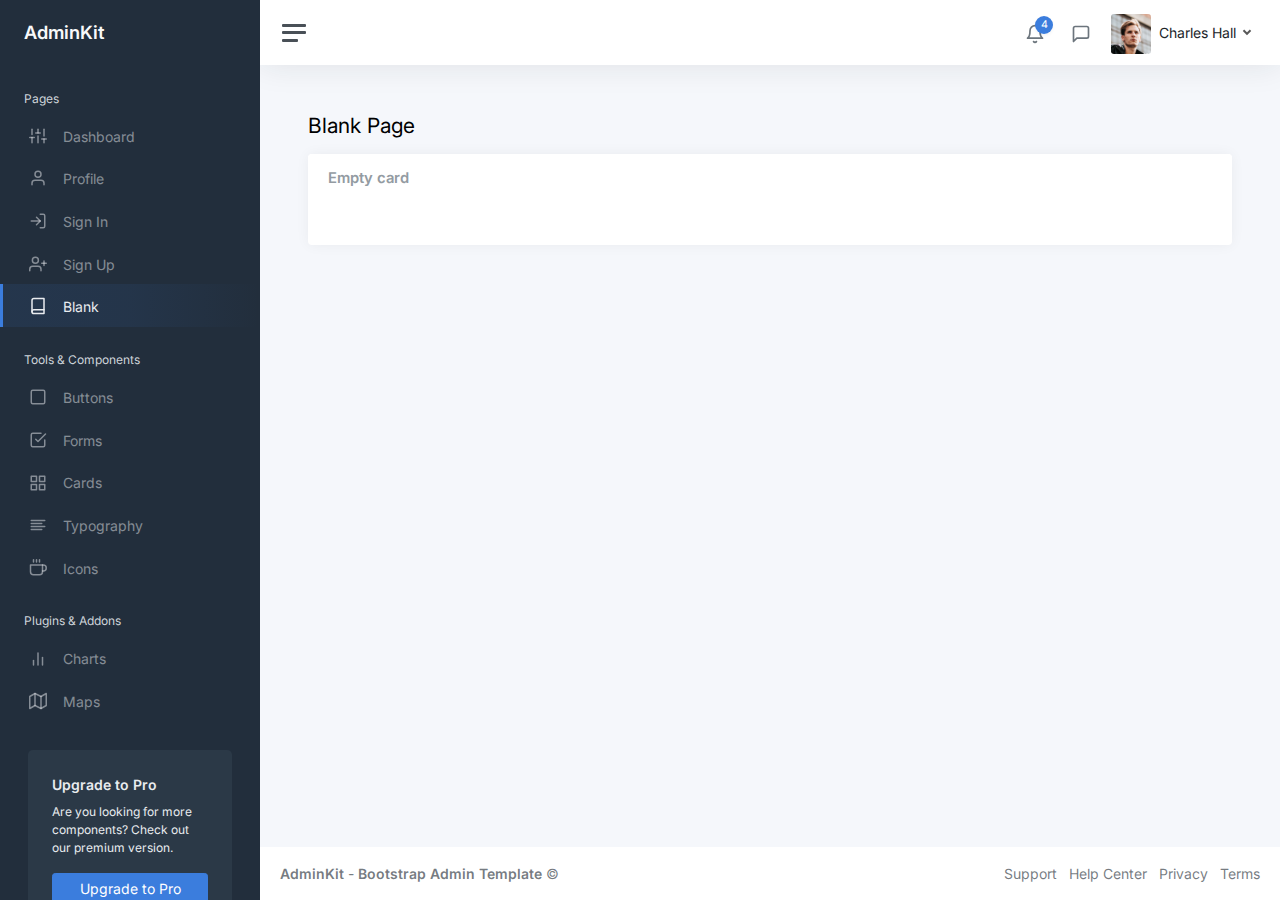
<file: Nasa Apod - webapp/BackOffice/pages-blank.html>
<!DOCTYPE html>
<html lang="en">

<head>
	<meta charset="utf-8">
	<meta http-equiv="X-UA-Compatible" content="IE=edge">
	<meta name="viewport" content="width=device-width, initial-scale=1, shrink-to-fit=no">
	<meta name="description" content="Responsive Admin &amp; Dashboard Template based on Bootstrap 5">
	<meta name="author" content="AdminKit">
	<meta name="keywords" content="adminkit, bootstrap, bootstrap 5, admin, dashboard, template, responsive, css, sass, html, theme, front-end, ui kit, web">

	<link rel="preconnect" href="https://fonts.gstatic.com">
	<link rel="shortcut icon" href="img/icons/icon-48x48.png" />

	<link rel="canonical" href="https://demo-basic.adminkit.io/pages-blank.html" />

	<title>Blank Page | AdminKit Demo</title>

	<link href="css/app.css" rel="stylesheet">
	<link href="https://fonts.googleapis.com/css2?family=Inter:wght@300;400;600&display=swap" rel="stylesheet">
</head>

<body>
	<div class="wrapper">
		<nav id="sidebar" class="sidebar js-sidebar">
			<div class="sidebar-content js-simplebar">
				<a class="sidebar-brand" href="index.html">
          <span class="align-middle">AdminKit</span>
        </a>

				<ul class="sidebar-nav">
					<li class="sidebar-header">
						Pages
					</li>

					<li class="sidebar-item">
						<a class="sidebar-link" href="index.html">
              <i class="align-middle" data-feather="sliders"></i> <span class="align-middle">Dashboard</span>
            </a>
					</li>

					<li class="sidebar-item">
						<a class="sidebar-link" href="pages-profile.html">
              <i class="align-middle" data-feather="user"></i> <span class="align-middle">Profile</span>
            </a>
					</li>

					<li class="sidebar-item">
						<a class="sidebar-link" href="pages-sign-in.html">
              <i class="align-middle" data-feather="log-in"></i> <span class="align-middle">Sign In</span>
            </a>
					</li>

					<li class="sidebar-item">
						<a class="sidebar-link" href="pages-sign-up.html">
              <i class="align-middle" data-feather="user-plus"></i> <span class="align-middle">Sign Up</span>
            </a>
					</li>

					<li class="sidebar-item active">
						<a class="sidebar-link" href="pages-blank.html">
              <i class="align-middle" data-feather="book"></i> <span class="align-middle">Blank</span>
            </a>
					</li>

					<li class="sidebar-header">
						Tools & Components
					</li>

					<li class="sidebar-item">
						<a class="sidebar-link" href="ui-buttons.html">
              <i class="align-middle" data-feather="square"></i> <span class="align-middle">Buttons</span>
            </a>
					</li>

					<li class="sidebar-item">
						<a class="sidebar-link" href="ui-forms.html">
              <i class="align-middle" data-feather="check-square"></i> <span class="align-middle">Forms</span>
            </a>
					</li>

					<li class="sidebar-item">
						<a class="sidebar-link" href="ui-cards.html">
              <i class="align-middle" data-feather="grid"></i> <span class="align-middle">Cards</span>
            </a>
					</li>

					<li class="sidebar-item">
						<a class="sidebar-link" href="ui-typography.html">
              <i class="align-middle" data-feather="align-left"></i> <span class="align-middle">Typography</span>
            </a>
					</li>

					<li class="sidebar-item">
						<a class="sidebar-link" href="icons-feather.html">
              <i class="align-middle" data-feather="coffee"></i> <span class="align-middle">Icons</span>
            </a>
					</li>

					<li class="sidebar-header">
						Plugins & Addons
					</li>

					<li class="sidebar-item">
						<a class="sidebar-link" href="charts-chartjs.html">
              <i class="align-middle" data-feather="bar-chart-2"></i> <span class="align-middle">Charts</span>
            </a>
					</li>

					<li class="sidebar-item">
						<a class="sidebar-link" href="maps-google.html">
              <i class="align-middle" data-feather="map"></i> <span class="align-middle">Maps</span>
            </a>
					</li>
				</ul>

				<div class="sidebar-cta">
					<div class="sidebar-cta-content">
						<strong class="d-inline-block mb-2">Upgrade to Pro</strong>
						<div class="mb-3 text-sm">
							Are you looking for more components? Check out our premium version.
						</div>
						<div class="d-grid">
							<a href="upgrade-to-pro.html" class="btn btn-primary">Upgrade to Pro</a>
						</div>
					</div>
				</div>
			</div>
		</nav>

		<div class="main">
			<nav class="navbar navbar-expand navbar-light navbar-bg">
				<a class="sidebar-toggle js-sidebar-toggle">
          <i class="hamburger align-self-center"></i>
        </a>

				<div class="navbar-collapse collapse">
					<ul class="navbar-nav navbar-align">
						<li class="nav-item dropdown">
							<a class="nav-icon dropdown-toggle" href="#" id="alertsDropdown" data-bs-toggle="dropdown">
								<div class="position-relative">
									<i class="align-middle" data-feather="bell"></i>
									<span class="indicator">4</span>
								</div>
							</a>
							<div class="dropdown-menu dropdown-menu-lg dropdown-menu-end py-0" aria-labelledby="alertsDropdown">
								<div class="dropdown-menu-header">
									4 New Notifications
								</div>
								<div class="list-group">
									<a href="#" class="list-group-item">
										<div class="row g-0 align-items-center">
											<div class="col-2">
												<i class="text-danger" data-feather="alert-circle"></i>
											</div>
											<div class="col-10">
												<div class="text-dark">Update completed</div>
												<div class="text-muted small mt-1">Restart server 12 to complete the update.</div>
												<div class="text-muted small mt-1">30m ago</div>
											</div>
										</div>
									</a>
									<a href="#" class="list-group-item">
										<div class="row g-0 align-items-center">
											<div class="col-2">
												<i class="text-warning" data-feather="bell"></i>
											</div>
											<div class="col-10">
												<div class="text-dark">Lorem ipsum</div>
												<div class="text-muted small mt-1">Aliquam ex eros, imperdiet vulputate hendrerit et.</div>
												<div class="text-muted small mt-1">2h ago</div>
											</div>
										</div>
									</a>
									<a href="#" class="list-group-item">
										<div class="row g-0 align-items-center">
											<div class="col-2">
												<i class="text-primary" data-feather="home"></i>
											</div>
											<div class="col-10">
												<div class="text-dark">Login from 192.186.1.8</div>
												<div class="text-muted small mt-1">5h ago</div>
											</div>
										</div>
									</a>
									<a href="#" class="list-group-item">
										<div class="row g-0 align-items-center">
											<div class="col-2">
												<i class="text-success" data-feather="user-plus"></i>
											</div>
											<div class="col-10">
												<div class="text-dark">New connection</div>
												<div class="text-muted small mt-1">Christina accepted your request.</div>
												<div class="text-muted small mt-1">14h ago</div>
											</div>
										</div>
									</a>
								</div>
								<div class="dropdown-menu-footer">
									<a href="#" class="text-muted">Show all notifications</a>
								</div>
							</div>
						</li>
						<li class="nav-item dropdown">
							<a class="nav-icon dropdown-toggle" href="#" id="messagesDropdown" data-bs-toggle="dropdown">
								<div class="position-relative">
									<i class="align-middle" data-feather="message-square"></i>
								</div>
							</a>
							<div class="dropdown-menu dropdown-menu-lg dropdown-menu-end py-0" aria-labelledby="messagesDropdown">
								<div class="dropdown-menu-header">
									<div class="position-relative">
										4 New Messages
									</div>
								</div>
								<div class="list-group">
									<a href="#" class="list-group-item">
										<div class="row g-0 align-items-center">
											<div class="col-2">
												<img src="img/avatars/avatar-5.jpg" class="avatar img-fluid rounded-circle" alt="Vanessa Tucker">
											</div>
											<div class="col-10 ps-2">
												<div class="text-dark">Vanessa Tucker</div>
												<div class="text-muted small mt-1">Nam pretium turpis et arcu. Duis arcu tortor.</div>
												<div class="text-muted small mt-1">15m ago</div>
											</div>
										</div>
									</a>
									<a href="#" class="list-group-item">
										<div class="row g-0 align-items-center">
											<div class="col-2">
												<img src="img/avatars/avatar-2.jpg" class="avatar img-fluid rounded-circle" alt="William Harris">
											</div>
											<div class="col-10 ps-2">
												<div class="text-dark">William Harris</div>
												<div class="text-muted small mt-1">Curabitur ligula sapien euismod vitae.</div>
												<div class="text-muted small mt-1">2h ago</div>
											</div>
										</div>
									</a>
									<a href="#" class="list-group-item">
										<div class="row g-0 align-items-center">
											<div class="col-2">
												<img src="img/avatars/avatar-4.jpg" class="avatar img-fluid rounded-circle" alt="Christina Mason">
											</div>
											<div class="col-10 ps-2">
												<div class="text-dark">Christina Mason</div>
												<div class="text-muted small mt-1">Pellentesque auctor neque nec urna.</div>
												<div class="text-muted small mt-1">4h ago</div>
											</div>
										</div>
									</a>
									<a href="#" class="list-group-item">
										<div class="row g-0 align-items-center">
											<div class="col-2">
												<img src="img/avatars/avatar-3.jpg" class="avatar img-fluid rounded-circle" alt="Sharon Lessman">
											</div>
											<div class="col-10 ps-2">
												<div class="text-dark">Sharon Lessman</div>
												<div class="text-muted small mt-1">Aenean tellus metus, bibendum sed, posuere ac, mattis non.</div>
												<div class="text-muted small mt-1">5h ago</div>
											</div>
										</div>
									</a>
								</div>
								<div class="dropdown-menu-footer">
									<a href="#" class="text-muted">Show all messages</a>
								</div>
							</div>
						</li>
						<li class="nav-item dropdown">
							<a class="nav-icon dropdown-toggle d-inline-block d-sm-none" href="#" data-bs-toggle="dropdown">
                <i class="align-middle" data-feather="settings"></i>
              </a>

							<a class="nav-link dropdown-toggle d-none d-sm-inline-block" href="#" data-bs-toggle="dropdown">
                <img src="img/avatars/avatar.jpg" class="avatar img-fluid rounded me-1" alt="Charles Hall" /> <span class="text-dark">Charles Hall</span>
              </a>
							<div class="dropdown-menu dropdown-menu-end">
								<a class="dropdown-item" href="pages-profile.html"><i class="align-middle me-1" data-feather="user"></i> Profile</a>
								<a class="dropdown-item" href="#"><i class="align-middle me-1" data-feather="pie-chart"></i> Analytics</a>
								<div class="dropdown-divider"></div>
								<a class="dropdown-item" href="index.html"><i class="align-middle me-1" data-feather="settings"></i> Settings & Privacy</a>
								<a class="dropdown-item" href="#"><i class="align-middle me-1" data-feather="help-circle"></i> Help Center</a>
								<div class="dropdown-divider"></div>
								<a class="dropdown-item" href="#">Log out</a>
							</div>
						</li>
					</ul>
				</div>
			</nav>

			<main class="content">
				<div class="container-fluid p-0">

					<h1 class="h3 mb-3">Blank Page</h1>

					<div class="row">
						<div class="col-12">
							<div class="card">
								<div class="card-header">
									<h5 class="card-title mb-0">Empty card</h5>
								</div>
								<div class="card-body">
								</div>
							</div>
						</div>
					</div>

				</div>
			</main>

			<footer class="footer">
				<div class="container-fluid">
					<div class="row text-muted">
						<div class="col-6 text-start">
							<p class="mb-0">
								<a class="text-muted" href="https://adminkit.io/" target="_blank"><strong>AdminKit</strong></a> - <a class="text-muted" href="https://adminkit.io/" target="_blank"><strong>Bootstrap Admin Template</strong></a>								&copy;
							</p>
						</div>
						<div class="col-6 text-end">
							<ul class="list-inline">
								<li class="list-inline-item">
									<a class="text-muted" href="https://adminkit.io/" target="_blank">Support</a>
								</li>
								<li class="list-inline-item">
									<a class="text-muted" href="https://adminkit.io/" target="_blank">Help Center</a>
								</li>
								<li class="list-inline-item">
									<a class="text-muted" href="https://adminkit.io/" target="_blank">Privacy</a>
								</li>
								<li class="list-inline-item">
									<a class="text-muted" href="https://adminkit.io/" target="_blank">Terms</a>
								</li>
							</ul>
						</div>
					</div>
				</div>
			</footer>
		</div>
	</div>

	<script src="js/app.js"></script>

</body>

</html>
</file>
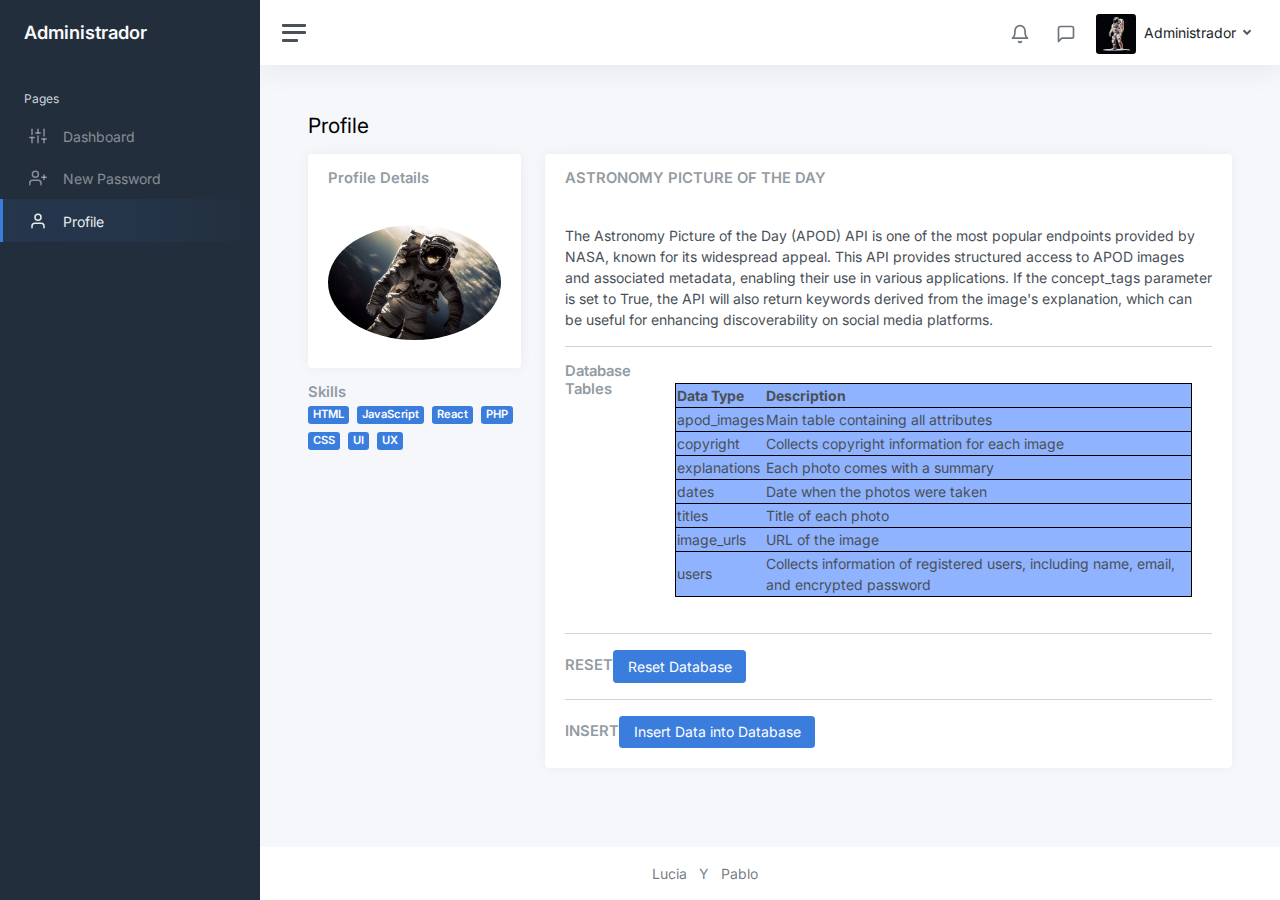
<file: Nasa Apod - webapp/BackOffice/pages-profile.html>
<!DOCTYPE html>
<html lang="en">
  <head>
    <meta charset="utf-8" />
    <meta http-equiv="X-UA-Compatible" content="IE=edge" />
    <meta
      name="viewport"
      content="width=device-width, initial-scale=1, shrink-to-fit=no"
    />
    <meta
      name="description"
      content="Responsive Admin &amp; Dashboard Template based on Bootstrap 5"
    />
    <meta name="author" content="AdminKit" />
    <meta
      name="keywords"
      content="adminkit, bootstrap, bootstrap 5, admin, dashboard, template, responsive, css, sass, html, theme, front-end, ui kit, web"
    />

    <link rel="preconnect" href="https://fonts.gstatic.com" />
    <link rel="shortcut icon" href="img/icons/apod.png" />

    <link
      rel="canonical"
      href="https://demo-basic.adminkit.io/pages-profile.html"
    />

    <title>Profile APOD</title>

    <link href="css/app.css" rel="stylesheet" />
    <link
      href="https://fonts.googleapis.com/css2?family=Inter:wght@300;400;600&display=swap"
      rel="stylesheet"
    />
  </head>

  <body>
    <div class="wrapper">
      <nav id="sidebar" class="sidebar js-sidebar">
        <div class="sidebar-content js-simplebar">
          <a class="sidebar-brand" href="pagina_admin.html">
            <span class="align-middle">Administrador</span>
          </a>

          <ul class="sidebar-nav">
            <li class="sidebar-header">Pages</li>

            <li class="sidebar-item">
              <a class="sidebar-link" href="pagina_admin.html">
                <i class="align-middle" data-feather="sliders"></i>
                <span class="align-middle">Dashboard</span>
              </a>
            </li>

            <li class="sidebar-item">
              <a class="sidebar-link" href="pages-sign-up.html">
                <i class="align-middle" data-feather="user-plus"></i>
                <span class="align-middle">New Password</span>
              </a>
            </li>
            <li class="sidebar-item active">
              <a class="sidebar-link" href="pages-profile.html">
                <i class="align-middle" data-feather="user"></i>
                <span class="align-middle">Profile</span>
              </a>
            </li>
          </ul>
        </div>
      </nav>

      <div class="main">
        <nav class="navbar navbar-expand navbar-light navbar-bg">
          <a class="sidebar-toggle js-sidebar-toggle">
            <i class="hamburger align-self-center"></i>
          </a>

          <div class="navbar-collapse collapse">
            <ul class="navbar-nav navbar-align">
              <li class="nav-item dropdown">
                <a
                  class="nav-icon dropdown-toggle"
                  href="#"
                  id="alertsDropdown"
                  data-bs-toggle="dropdown"
                >
                  <div class="position-relative">
                    <i class="align-middle" data-feather="bell"></i>
                  </div>
                </a>
                <div
                  class="dropdown-menu dropdown-menu-lg dropdown-menu-end py-0"
                  aria-labelledby="alertsDropdown"
                >
                  <div class="dropdown-menu-footer">
                    <a href="#" class="text-muted"
                      >No hay notificaciones nuevas</a
                    >
                  </div>
                </div>
              </li>
              <li class="nav-item dropdown">
                <a
                  class="nav-icon dropdown-toggle"
                  href="#"
                  id="messagesDropdown"
                  data-bs-toggle="dropdown"
                >
                  <div class="position-relative">
                    <i class="align-middle" data-feather="message-square"></i>
                  </div>
                </a>
                <div
                  class="dropdown-menu dropdown-menu-lg dropdown-menu-end py-0"
                  aria-labelledby="messagesDropdown"
                >
                  <div class="dropdown-menu-footer">
                    <a href="#" class="text-muted">No hay mensajes</a>
                  </div>
                </div>
              </li>
              <li class="nav-item dropdown">
                <a
                  class="nav-icon dropdown-toggle d-inline-block d-sm-none"
                  href="#"
                  data-bs-toggle="dropdown"
                >
                  <i class="align-middle" data-feather="settings"></i>
                </a>

                <a
                  class="nav-link dropdown-toggle d-none d-sm-inline-block"
                  href="#"
                  data-bs-toggle="dropdown"
                >
                  <img
                    src="img/avatars/astronauta.jpg"
                    class="avatar img-fluid rounded me-1"
                    alt="Charles Hall"
                  />
                  <span class="text-dark">Administrador</span>
                </a>
                <div class="dropdown-menu dropdown-menu-end">
                  <a class="dropdown-item" href="pages-profile.html"
                    ><i class="align-middle me-1" data-feather="user"></i>
                    Profile</a
                  >
                  <a class="dropdown-item" href="pages-sign-up.html"
                    ><i class="align-middle me-1" data-feather="user"></i> New
                    Password</a
                  >
                </div>
              </li>
            </ul>
          </div>
        </nav>

        <main class="content">
          <div class="container-fluid p-0">
            <div class="mb-3">
              <h1 class="h3 d-inline align-middle">Profile</h1>
            </div>
            <div class="row">
              <div class="col-md-4 col-xl-3">
                <div class="card mb-3">
                  <div class="card-header">
                    <h5 class="card-title mb-0">Profile Details</h5>
                  </div>
                  <div class="card-body text-center">
                    <img
                      src="img/avatars/astronauta2.jpg"
                      alt="Christina Mason"
                      class="img-fluid rounded-circle mb-2"
                      width="600"
                      height="600"
                    />
                  </div>
                </div>
                <div>
                  <div class="card-body">
                    <h5 class="h6 card-title">Skills</h5>
                    <a href="#" class="badge bg-primary me-1 my-1">HTML</a>
                    <a href="#" class="badge bg-primary me-1 my-1"
                      >JavaScript</a
                    >
                    <a href="#" class="badge bg-primary me-1 my-1">React</a>
                    <a href="#" class="badge bg-primary me-1 my-1">PHP</a>
                    <a href="#" class="badge bg-primary me-1 my-1">CSS</a>
                    <a href="#" class="badge bg-primary me-1 my-1">UI</a>
                    <a href="#" class="badge bg-primary me-1 my-1">UX</a>
                  </div>
                </div>
              </div>

              <div class="col-md-8 col-xl-9">
                <div class="card">
                  <div class="card-header">
                    <h5 class="card-title mb-0">
                      ASTRONOMY PICTURE OF THE DAY
                    </h5>
                  </div>
                  <div class="card-body h-100">
                    <div class="d-flex align-items-start"></div>
                    <p>
                      The Astronomy Picture of the Day (APOD) API is one of the
                      most popular endpoints provided by NASA, known for its
                      widespread appeal. This API provides structured access to
                      APOD images and associated metadata, enabling their use in
                      various applications. If the concept_tags parameter is set
                      to True, the API will also return keywords derived from
                      the image's explanation, which can be useful for enhancing
                      discoverability on social media platforms.
                    </p>
                    <hr />

                    <div class="d-flex align-items-start">
                      <h5 class="card-title mb-0">Database Tables</h5>

                      <div class="card-body h-100">
                        <div class="d-flex align-items-start"></div>
                        <table id="tablaBD" border="1">
                          <thead>
                            <tr>
                              <th>Data Type</th>
                              <th>Description</th>
                            </tr>
                          </thead>
                          <tbody>
                            <tr>
                              <td>apod_images</td>
                              <td>Main table containing all attributes</td>
                            </tr>
                            <tr>
                              <td>copyright</td>
                              <td>
                                Collects copyright information for each image
                              </td>
                            </tr>
                            <tr>
                              <td>explanations</td>
                              <td>Each photo comes with a summary</td>
                            </tr>
                            <tr>
                              <td>dates</td>
                              <td>Date when the photos were taken</td>
                            </tr>
                            <tr>
                              <td>titles</td>
                              <td>Title of each photo</td>
                            </tr>
                            <tr>
                              <td>image_urls</td>
                              <td>URL of the image</td>
                            </tr>
                            <tr>
                              <td>users</td>
                              <td>
                                Collects information of registered users,
                                including name, email, and encrypted password
                              </td>
                            </tr>
                          </tbody>
                        </table>
                      </div>
                    </div>

                    <hr />
                    <div
                      class="d-flex align-items-center justify-content:center"
                    >
                      <h4 class="card-title mb-0">RESET</h4>
                      <br />

                      <a class="btn btn-primary">Reset Database</a>
                      <!-- <a href="reiniciar_bbdd.php" class="btn btn-primary"
                        >Reset Database</a
                      > -->
                    </div>
                    <hr />
                    <div
                      class="d-flex align-items-center justify-content:center"
                    >
                      <h4 class="card-title mb-0">INSERT<br /></h4>
                      <!-- <a class="btn btn-primary">Insert Data into Database</a> -->
                      <a href="conexion.php" class="btn btn-primary"
                        >Insert Data into Database</a
                      >
                    </div>
                  </div>
                </div>
              </div>
            </div>
          </div>
        </main>

        <footer class="footer">
          <div class="container-fluid">
            <div class="row text-muted">
              <div class="col-6 text-end">
                <ul class="list-inline">
                  <li class="list-inline-item">
                    <a class="text-muted" target="_blank">Lucia</a>
                  </li>
                  <li class="list-inline-item">
                    <a class="text-muted" target="_blank">Y</a>
                  </li>
                  <li class="list-inline-item">
                    <a class="text-muted" target="_blank">Pablo</a>
                  </li>
                </ul>
              </div>
            </div>
          </div>
        </footer>
      </div>
    </div>
    <style>
      #tablaBD tr {
        background-color: rgb(144, 179, 255);
        border: 1px solid black;
      }
    </style>
    <script src="js/app.js"></script>
  </body>
</html>
</file>
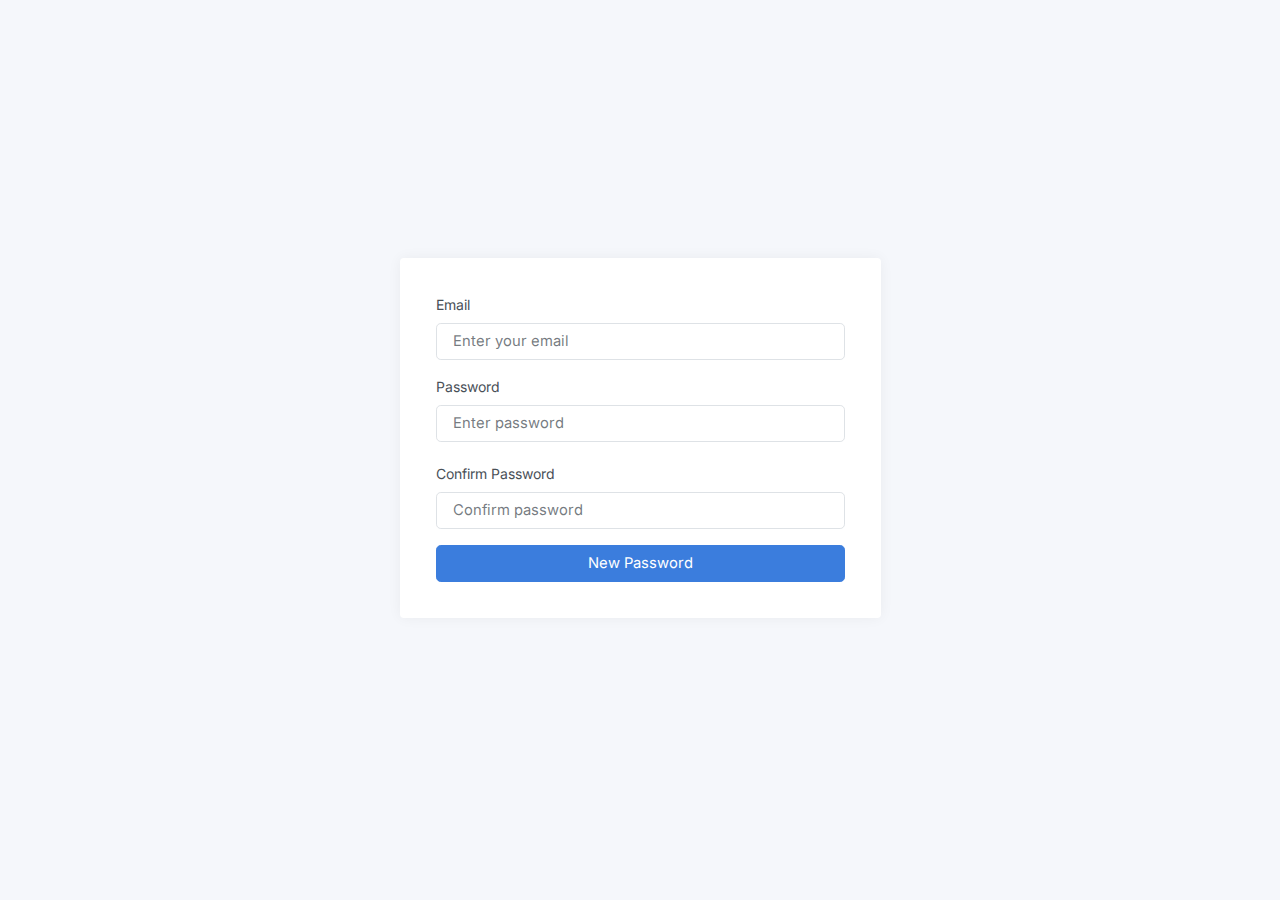
<file: Nasa Apod - webapp/BackOffice/pages-sign-up.html>
<!DOCTYPE html>
<html lang="en">
  <head>
    <meta charset="utf-8" />
    <meta http-equiv="X-UA-Compatible" content="IE=edge" />
    <meta
      name="viewport"
      content="width=device-width, initial-scale=1, shrink-to-fit=no"
    />
    <meta
      name="description"
      content="Responsive Admin &amp; Dashboard Template based on Bootstrap 5"
    />
    <meta name="author" content="AdminKit" />
    <meta
      name="keywords"
      content="adminkit, bootstrap, bootstrap 5, admin, dashboard, template, responsive, css, sass, html, theme, front-end, ui kit, web"
    />

    <link rel="preconnect" href="https://fonts.gstatic.com" />
    <link rel="shortcut icon" href="img/icons/icon-48x48.png" />

    <link
      rel="canonical"
      href="https://demo-basic.adminkit.io/pages-sign-up.html"
    />

    <title>New Password</title>

    <link href="css/app.css" rel="stylesheet" />
    <link
      href="https://fonts.googleapis.com/css2?family=Inter:wght@300;400;600&display=swap"
      rel="stylesheet"
    />
  </head>

  <body>
    <main class="d-flex w-100">
      <div class="container d-flex flex-column">
        <div class="row vh-100">
          <div
            class="col-sm-10 col-md-8 col-lg-6 col-xl-5 mx-auto d-table h-100"
          >
            <div class="d-table-cell align-middle">
              <div class="card">
                <div class="card-body">
                  <div class="m-sm-3">
                    <form>
                      <div class="mb-3">
                        <label class="form-label">Email</label>
                        <input
                          class="form-control form-control-lg"
                          type="text"
                          name="name"
                          placeholder="Enter your email"
                        />
                      </div>
                      <div class="mb-3">
                        <label class="form-label">Password</label>
                        <input
                          class="form-control form-control-lg"
                          type="password"
                          name="password"
                          placeholder="Enter password"
                        />
                      <div class="mb-3">
                        <label class="form-label"><br>Confirm Password</label>
                        <input
                          class="form-control form-control-lg"
                          type="password"
                          name="password"
                          placeholder="Confirm password"
                        />
                      </div>
                      <div class="d-grid gap-2 mt-3">
                        <a href="index.html" class="btn btn-lg btn-primary"
                          >New Password</a
                        >
                      </div>
                    </form>
                  </div>
                </div>
              </div>
            </div>
          </div>
        </div>
      </div>
    </main>

    <script src="js/app.js"></script>
  </body>
</html>
</file>
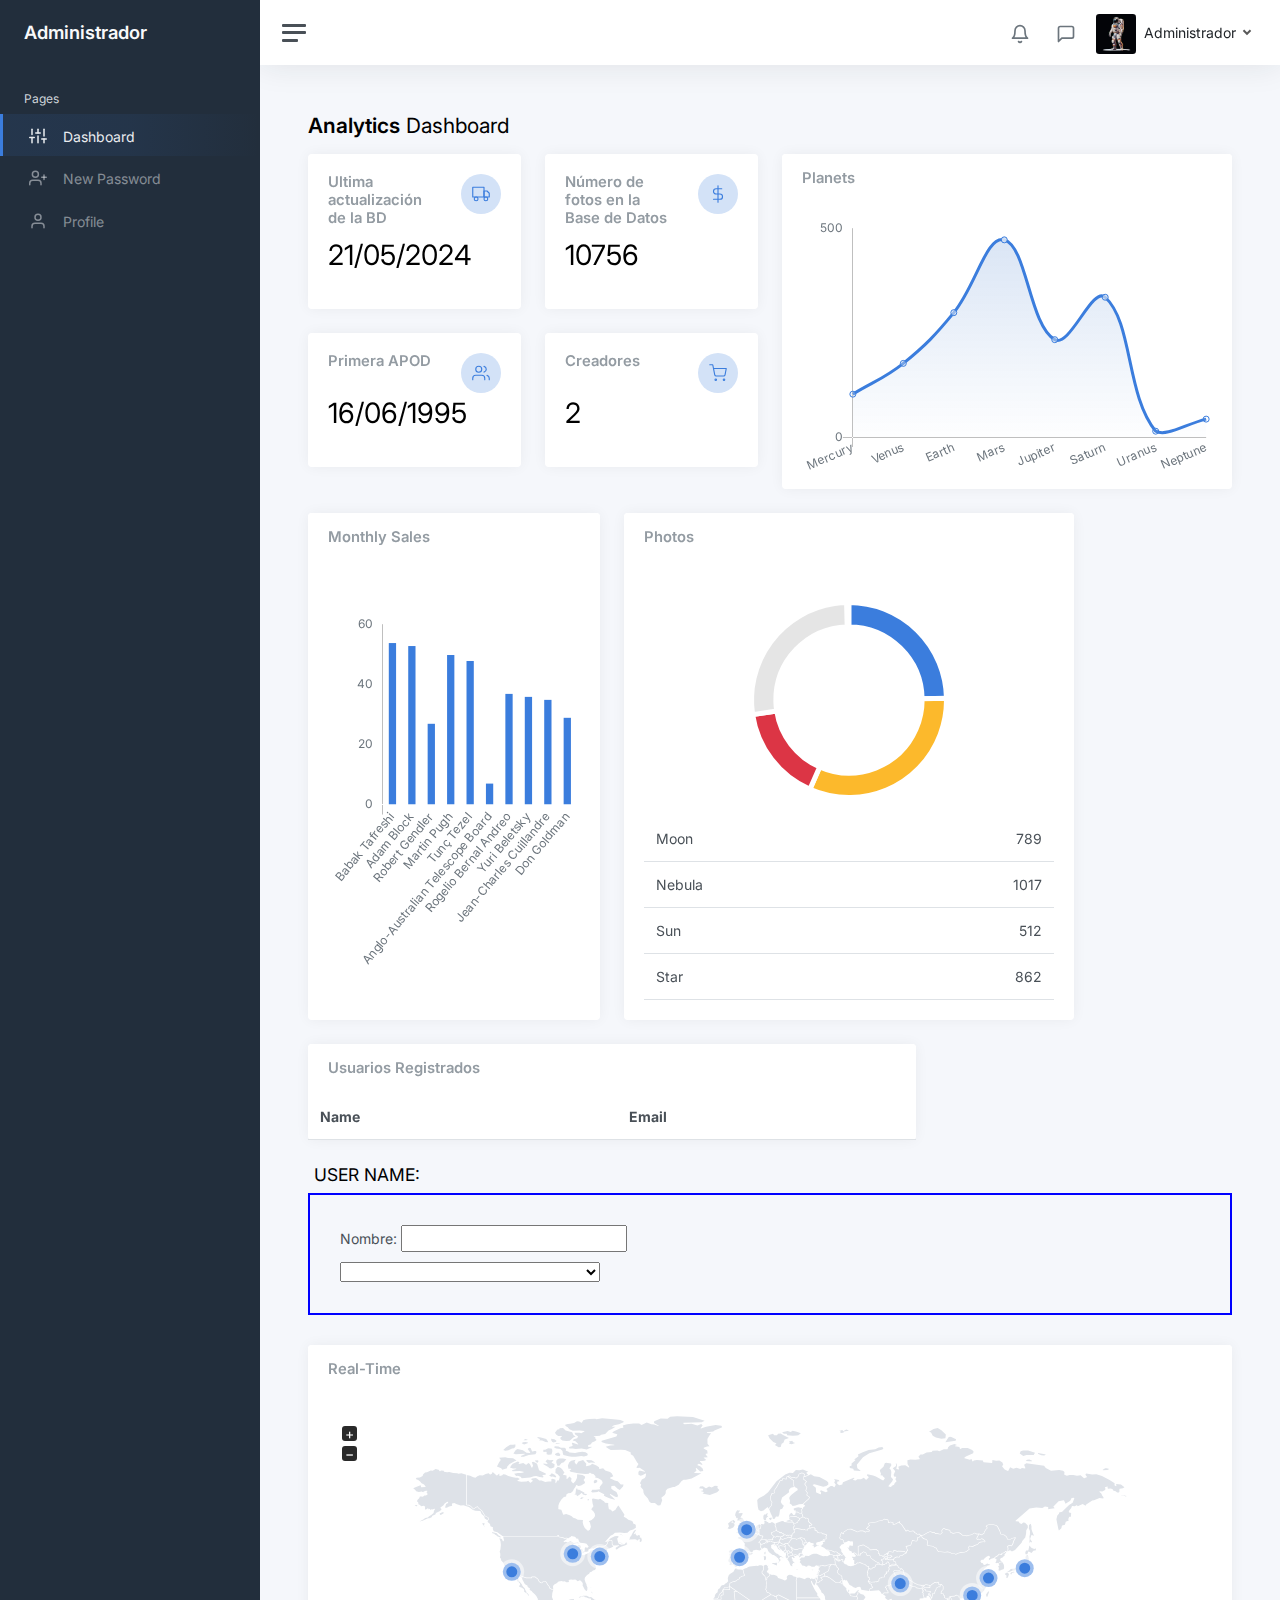
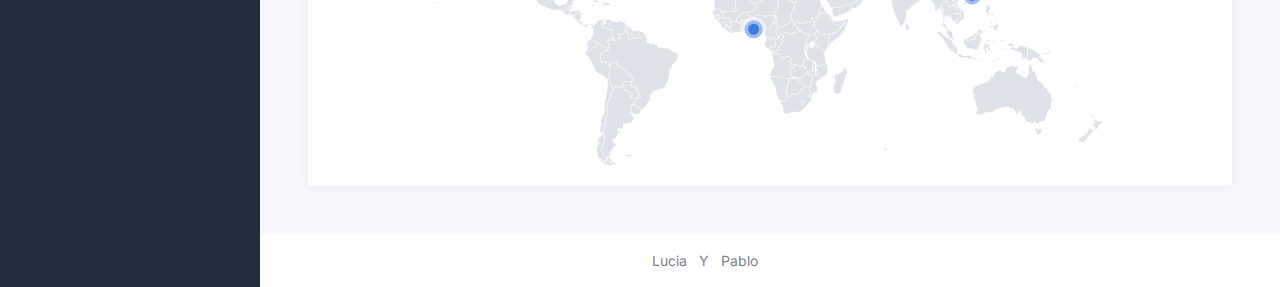
<file: Nasa Apod - webapp/BackOffice/pagina_admin.html>
<!DOCTYPE html>
<html lang="en">
  <head>
    <meta charset="utf-8" />
    <meta http-equiv="X-UA-Compatible" content="IE=edge" />
    <meta
      name="viewport"
      content="width=device-width, initial-scale=1, shrink-to-fit=no"
    />
    <meta
      name="description"
      content="Responsive Admin &amp; Dashboard Template based on Bootstrap 5"
    />
    <meta name="author" content="AdminKit" />
    <meta
      name="keywords"
      content="adminkit, bootstrap, bootstrap 5, admin, dashboard, template, responsive, css, sass, html, theme, front-end, ui kit, web"
    />

    <link rel="preconnect" href="https://fonts.gstatic.com" />
    <link rel="shortcut icon" href="img/icons/apod.png" />

    <link rel="canonical" href="https://demo-basic.adminkit.io/" />

    <title>Administrador APOD</title>

    <link href="css/app.css" rel="stylesheet" />
    <link
      href="https://fonts.googleapis.com/css2?family=Inter:wght@300;400;600&display=swap"
      rel="stylesheet"
    />
  </head>

  <body>
    <div class="wrapper">
      <nav id="sidebar" class="sidebar js-sidebar">
        <div class="sidebar-content js-simplebar">
          <a class="sidebar-brand" href="pagina_admin.html">
            <span class="align-middle">Administrador</span>
          </a>

          <ul class="sidebar-nav">
            <li class="sidebar-header">Pages</li>

            <li class="sidebar-item active">
              <a class="sidebar-link" href="pagina_admin.html">
                <i class="align-middle" data-feather="sliders"></i>
                <span class="align-middle">Dashboard</span>
              </a>
            </li>

            <li class="sidebar-item">
              <a class="sidebar-link" href="pages-sign-up.html">
                <i class="align-middle" data-feather="user-plus"></i>
                <span class="align-middle">New Password</span>
              </a>
            </li>
            <li class="sidebar-item">
              <a class="sidebar-link" href="pages-profile.html">
                <i class="align-middle" data-feather="user"></i>
                <span class="align-middle">Profile</span>
              </a>
            </li>
          </ul>
        </div>
      </nav>

      <div class="main">
        <nav class="navbar navbar-expand navbar-light navbar-bg">
          <a class="sidebar-toggle js-sidebar-toggle">
            <i class="hamburger align-self-center"></i>
          </a>

          <div class="navbar-collapse collapse">
            <ul class="navbar-nav navbar-align">
              <li class="nav-item dropdown">
                <a
                  class="nav-icon dropdown-toggle"
                  href="#"
                  id="alertsDropdown"
                  data-bs-toggle="dropdown"
                >
                  <div class="position-relative">
                    <i class="align-middle" data-feather="bell"></i>
                  </div>
                </a>
                <div
                  class="dropdown-menu dropdown-menu-lg dropdown-menu-end py-0"
                  aria-labelledby="alertsDropdown"
                >
                  <div class="dropdown-menu-footer">
                    <a href="#" class="text-muted"
                      >No hay notificaciones nuevas</a
                    >
                  </div>
                </div>
              </li>
              <li class="nav-item dropdown">
                <a
                  class="nav-icon dropdown-toggle"
                  href="#"
                  id="messagesDropdown"
                  data-bs-toggle="dropdown"
                >
                  <div class="position-relative">
                    <i class="align-middle" data-feather="message-square"></i>
                  </div>
                </a>
                <div
                  class="dropdown-menu dropdown-menu-lg dropdown-menu-end py-0"
                  aria-labelledby="messagesDropdown"
                >
                  <div class="dropdown-menu-footer">
                    <a href="#" class="text-muted">No hay mensajes</a>
                  </div>
                </div>
              </li>
              <li class="nav-item dropdown">
                <a
                  class="nav-icon dropdown-toggle d-inline-block d-sm-none"
                  href="#"
                  data-bs-toggle="dropdown"
                >
                  <i class="align-middle" data-feather="settings"></i>
                </a>

                <a
                  class="nav-link dropdown-toggle d-none d-sm-inline-block"
                  href="#"
                  data-bs-toggle="dropdown"
                >
                  <img
                    src="img/avatars/astronauta.jpg"
                    class="avatar img-fluid rounded me-1"
                    alt="Charles Hall"
                  />
                  <span class="text-dark">Administrador</span>
                </a>
                <div class="dropdown-menu dropdown-menu-end">
                  <a class="dropdown-item" href="pages-profile.html"
                    ><i class="align-middle me-1" data-feather="user"></i>
                    Profile</a
                  >
                  <a class="dropdown-item" href="pages-sign-up.html"
                    ><i class="align-middle me-1" data-feather="user"></i> New
                    Password</a
                  >
                </div>
              </li>
            </ul>
          </div>
        </nav>

        <main class="content">
          <div class="container-fluid p-0">
            <h1 class="h3 mb-3"><strong>Analytics</strong> Dashboard</h1>

            <div class="row">
              <div class="col-xl-6 col-xxl-5 d-flex">
                <div class="w-100">
                  <div class="row">
                    <div class="col-sm-6">
                      <div class="card">
                        <div class="card-body">
                          <div class="row">
                            <div class="col mt-0">
                              <h5 class="card-title">
                                Ultima actualización de la BD
                              </h5>
                            </div>

                            <div class="col-auto">
                              <div class="stat text-primary">
                                <i
                                  class="align-middle"
                                  data-feather="truck"
                                ></i>
                              </div>
                            </div>
                          </div>
                          <h1 class="mt-1 mb-3">21/05/2024</h1>
                          <div class="mb-0">
                            <span class="text-danger"> </span>
                            <span class="text-muted"> </span>
                          </div>
                        </div>
                      </div>
                      <div class="card">
                        <div class="card-body">
                          <div class="row">
                            <div class="col mt-0">
                              <h5 class="card-title">Primera APOD</h5>
                            </div>

                            <div class="col-auto">
                              <div class="stat text-primary">
                                <i
                                  class="align-middle"
                                  data-feather="users"
                                ></i>
                              </div>
                            </div>
                          </div>
                          <h1 class="mt-1 mb-3">16/06/1995</h1>
                          <div class="mb-0">
                            <span class="text-success"> </span>
                            <span class="text-muted"> </span>
                          </div>
                        </div>
                      </div>
                    </div>
                    <div class="col-sm-6">
                      <div class="card">
                        <div class="card-body">
                          <div class="row">
                            <div class="col mt-0">
                              <h5 class="card-title">
                                Número de fotos en la Base de Datos
                              </h5>
                            </div>

                            <div class="col-auto">
                              <div class="stat text-primary">
                                <i
                                  class="align-middle"
                                  data-feather="dollar-sign"
                                ></i>
                              </div>
                            </div>
                          </div>
                          <h1 class="mt-1 mb-3">10756</h1>
                          <div class="mb-0">
                            <span class="text-success"> </span>
                            <span class="text-muted"> </span>
                          </div>
                        </div>
                      </div>
                      <div class="card">
                        <div class="card-body">
                          <div class="row">
                            <div class="col mt-0">
                              <h5 class="card-title">Creadores</h5>
                            </div>

                            <div class="col-auto">
                              <div class="stat text-primary">
                                <i
                                  class="align-middle"
                                  data-feather="shopping-cart"
                                ></i>
                              </div>
                            </div>
                          </div>
                          <h1 class="mt-1 mb-3">2</h1>
                          <div class="mb-0">
                            <span class="text-danger"> </span>
                            <span class="text-muted"> </span>
                          </div>
                        </div>
                      </div>
                    </div>
                  </div>
                </div>
              </div>

              <div class="col-xl-6 col-xxl-7">
                <div class="card flex-fill w-100">
                  <div class="card-header">
                    <h5 class="card-title mb-0">Planets</h5>
                  </div>
                  <div class="card-body py-3">
                    <div class="chart chart-sm">
                      <canvas id="chartjs-dashboard-line"></canvas>
                    </div>
                  </div>
                </div>
              </div>
            </div>

            <div class="row">
              <div class="col-12 col-md-6 col-xxl-3 d-flex order-2 order-xxl-3">
                <div class="card flex-fill w-100">
                  <div class="card-header">
                    <h5 class="card-title mb-0">Photos</h5>
                  </div>
                  <div class="card-body d-flex">
                    <div class="align-self-center w-100">
                      <div class="py-3">
                        <div class="chart chart-xs">
                          <canvas id="chartjs-dashboard-pie"></canvas>
                        </div>
                      </div>

                      <table class="table mb-0">
                        <tbody>
                          <tr>
                            <td>Moon</td>
                            <td class="text-end">789</td>
                          </tr>
                          <tr>
                            <td>Nebula</td>
                            <td class="text-end">1017</td>
                          </tr>
                          <tr>
                            <td>Sun</td>
                            <td class="text-end">512</td>
                          </tr>
                          <tr>
                            <td>Star</td>
                            <td class="text-end">862</td>
                          </tr>
                        </tbody>
                      </table>
                    </div>
                  </div>
                </div>
              </div>

              <!-- <div
                class="col-12 col-md-12 col-xxl-6 d-flex order-3 order-xxl-2"
              >
                <div class="card flex-fill w-100">
                  <div class="card-header">
                    <h5 class="card-title mb-0">Real-Time</h5>
                  </div>
                  <div class="card-body px-4">
                    <div id="world_map" style="height: 350px"></div>
                  </div>
                </div>
              </div> -->
              <div class="col-12 col-lg-4 col-xxl-3 d-flex">
                <div class="card flex-fill w-100">
                  <div class="card-header">
                    <h5 class="card-title mb-0">Monthly Sales</h5>
                  </div>
                  <div class="card-body d-flex w-100">
                    <div class="align-self-center chart chart-lg">
                      <canvas id="chartjs-dashboard-bar"></canvas>
                    </div>
                  </div>
                </div>
              </div>
            </div>

            <div class="row">
              <div class="col-12 col-lg-8 col-xxl-9 d-flex">
                <div class="card flex-fill">
                  <div class="card-header">
                    <h5 class="card-title mb-0">Usuarios Registrados</h5>
                  </div>

                  <table class="table table-hover my-0">
                    <thead>
                      <tr>
                        <th>Name</th>
                        <th>Email</th>
                      </tr>
                    </thead>

                    <tbody id="table_data"></tbody>
                  </table>
                  <script src="tablaUsuariosRegistrados.js"></script>
                </div>
              </div>
              <div class="inputTituloPipo">
                <div class="container">
                  <div class="first-content">
                    <h4>USER NAME:</h4>
                  </div>
                </div>
                <div class="container" id="klk">
                  <div class="contact-calendar">
                    <form id="contact" action="" method="POST">
                      <div class="col-md-12">
                        <label for="titulo">Nombre:</label>
                        <input type="text" id="titulo" />
                        <div id="seleccion">
                          <select id="titulos"></select>
                          <!-- <button id="enviarTitulo">Enviar</button> -->
                          <style>
                            #titulos {
                              margin-top: 10px;
                              width: 260px;
                              height: 20px;
                            }
                            #klk {
                              padding: 30px;
                              border: 2px solid blue;
                              margin-bottom: 30px;
                            }
                          </style>
                        </div>
                      </div>
                    </form>
                  </div>
                </div>

                <script src="consultar_titulo.js"></script>
              </div>
              <div
                class="col-12 col-md-12 col-xxl-6 d-flex order-3 order-xxl-2"
              >
                <div class="card flex-fill w-100">
                  <div class="card-header">
                    <h5 class="card-title mb-0">Real-Time</h5>
                  </div>
                  <div class="card-body px-4">
                    <div id="world_map" style="height: 350px"></div>
                  </div>
                </div>
              </div>
            </div>
          </div>
        </main>

        <footer class="footer">
          <div class="container-fluid">
            <div class="row text-muted">
              <div class="col-6 text-end">
                <ul class="list-inline">
                  <li class="list-inline-item">
                    <a class="text-muted" target="_blank">Lucia</a>
                  </li>
                  <li class="list-inline-item">
                    <a class="text-muted" target="_blank">Y</a>
                  </li>
                  <li class="list-inline-item">
                    <a class="text-muted" target="_blank">Pablo</a>
                  </li>
                </ul>
              </div>
            </div>
          </div>
        </footer>
      </div>
    </div>

    <script src="js/app.js"></script>

    <script>
      document.addEventListener("DOMContentLoaded", function () {
        var ctx = document
          .getElementById("chartjs-dashboard-line")
          .getContext("2d");
        var gradient = ctx.createLinearGradient(0, 0, 0, 225);
        gradient.addColorStop(0, "rgba(215, 227, 244, 1)");
        gradient.addColorStop(1, "rgba(215, 227, 244, 0)");
        // Line chart
        new Chart(document.getElementById("chartjs-dashboard-line"), {
          type: "line",
          data: {
            labels: [
              "Mercury",
              "Venus",
              "Earth",
              "Mars",
              "Jupiter",
              "Saturn",
              "Uranus",
              "Neptune",
            ],
            datasets: [
              {
                label: "photos",
                fill: true,
                backgroundColor: gradient,
                borderColor: window.theme.primary,
                data: [103, 177, 299, 474, 234, 336, 14, 43],
              },
            ],
          },
          options: {
            maintainAspectRatio: false,
            legend: {
              display: false,
            },
            tooltips: {
              intersect: false,
            },
            hover: {
              intersect: true,
            },
            plugins: {
              filler: {
                propagate: false,
              },
            },
            scales: {
              xAxes: [
                {
                  reverse: true,
                  gridLines: {
                    color: "rgba(0,0,0,0.0)",
                  },
                },
              ],
              yAxes: [
                {
                  ticks: {
                    stepSize: 1000,
                  },
                  display: true,
                  borderDash: [3, 3],
                  gridLines: {
                    color: "rgba(0,0,0,0.0)",
                  },
                },
              ],
            },
          },
        });
      });
    </script>
    <script>
      document.addEventListener("DOMContentLoaded", function () {
        // Pie chart
        new Chart(document.getElementById("chartjs-dashboard-pie"), {
          type: "pie",
          data: {
            labels: ["Moon", "Nebula", "Sun", "Stars"],
            datasets: [
              {
                data: [789, 1017, 512, 862],
                backgroundColor: [
                  window.theme.primary,
                  window.theme.warning,
                  window.theme.danger,
                  window.theme.scales,
                ],
                borderWidth: 5,
              },
            ],
          },
          options: {
            responsive: !window.MSInputMethodContext,
            maintainAspectRatio: false,
            legend: {
              display: false,
            },
            cutoutPercentage: 75,
          },
        });
      });
    </script>
    <script>
      document.addEventListener("DOMContentLoaded", function () {
        // Bar chart
        new Chart(document.getElementById("chartjs-dashboard-bar"), {
          type: "bar",
          data: {
            labels: [
              "Babak Tafreshi",
              "Adam Block",
              "Robert Gendler",
              "Martin Pugh",
              "Tunç Tezel",
              "Anglo-Australian Telescope Board",
              "Rogelio Bernal Andreo",
              "Yuri Beletsky",
              "Jean-Charles Cuillandre",
              "Don Goldman",
            ],
            datasets: [
              {
                label: "This year",
                backgroundColor: window.theme.primary,
                borderColor: window.theme.primary,
                hoverBackgroundColor: window.theme.primary,
                hoverBorderColor: window.theme.primary,
                data: [54, 53, 27, 50, 48, 7, 37, 36, 35, 29],
                barPercentage: 0.75,
                categoryPercentage: 0.5,
              },
            ],
          },
          options: {
            maintainAspectRatio: false,
            legend: {
              display: false,
            },
            scales: {
              yAxes: [
                {
                  gridLines: {
                    display: false,
                  },
                  stacked: false,
                  ticks: {
                    stepSize: 20,
                  },
                },
              ],
              xAxes: [
                {
                  stacked: false,
                  gridLines: {
                    color: "transparent",
                  },
                },
              ],
            },
          },
        });
      });
    </script>
    <script>
      document.addEventListener("DOMContentLoaded", function () {
        var markers = [
          {
            coords: [31.230391, 121.473701],
            name: "Shanghai",
          },
          {
            coords: [28.70406, 77.102493],
            name: "Delhi",
          },
          {
            coords: [6.524379, 3.379206],
            name: "Lagos",
          },
          {
            coords: [35.689487, 139.691711],
            name: "Tokyo",
          },
          {
            coords: [23.12911, 113.264381],
            name: "Guangzhou",
          },
          {
            coords: [40.7127837, -74.0059413],
            name: "New York",
          },
          {
            coords: [34.052235, -118.243683],
            name: "Los Angeles",
          },
          {
            coords: [41.878113, -87.629799],
            name: "Chicago",
          },
          {
            coords: [51.507351, -0.127758],
            name: "London",
          },
          {
            coords: [40.416775, -3.70379],
            name: "Madrid ",
          },
        ];
        var map = new jsVectorMap({
          map: "world",
          selector: "#world_map",
          zoomButtons: true,
          markers: markers,
          markerStyle: {
            initial: {
              r: 9,
              strokeWidth: 7,
              stokeOpacity: 0.4,
              fill: window.theme.primary,
            },
            hover: {
              fill: window.theme.primary,
              stroke: window.theme.primary,
            },
          },
          zoomOnScroll: false,
        });
        window.addEventListener("resize", () => {
          map.updateSize();
        });
      });
    </script>
    <script>
      document.addEventListener("DOMContentLoaded", function () {
        var date = new Date(Date.now() - 5 * 24 * 60 * 60 * 1000);
        var defaultDate =
          date.getUTCFullYear() +
          "-" +
          (date.getUTCMonth() + 1) +
          "-" +
          date.getUTCDate();
        // document.getElementById("datetimepicker-dashboard").flatpickr({
        //   inline: true,
        //   prevArrow: '<span title="Previous month">&laquo;</span>',
        //   nextArrow: '<span title="Next month">&raquo;</span>',
        //   defaultDate: defaultDate,
        // });
      });
    </script>
  </body>
</html>
</file>
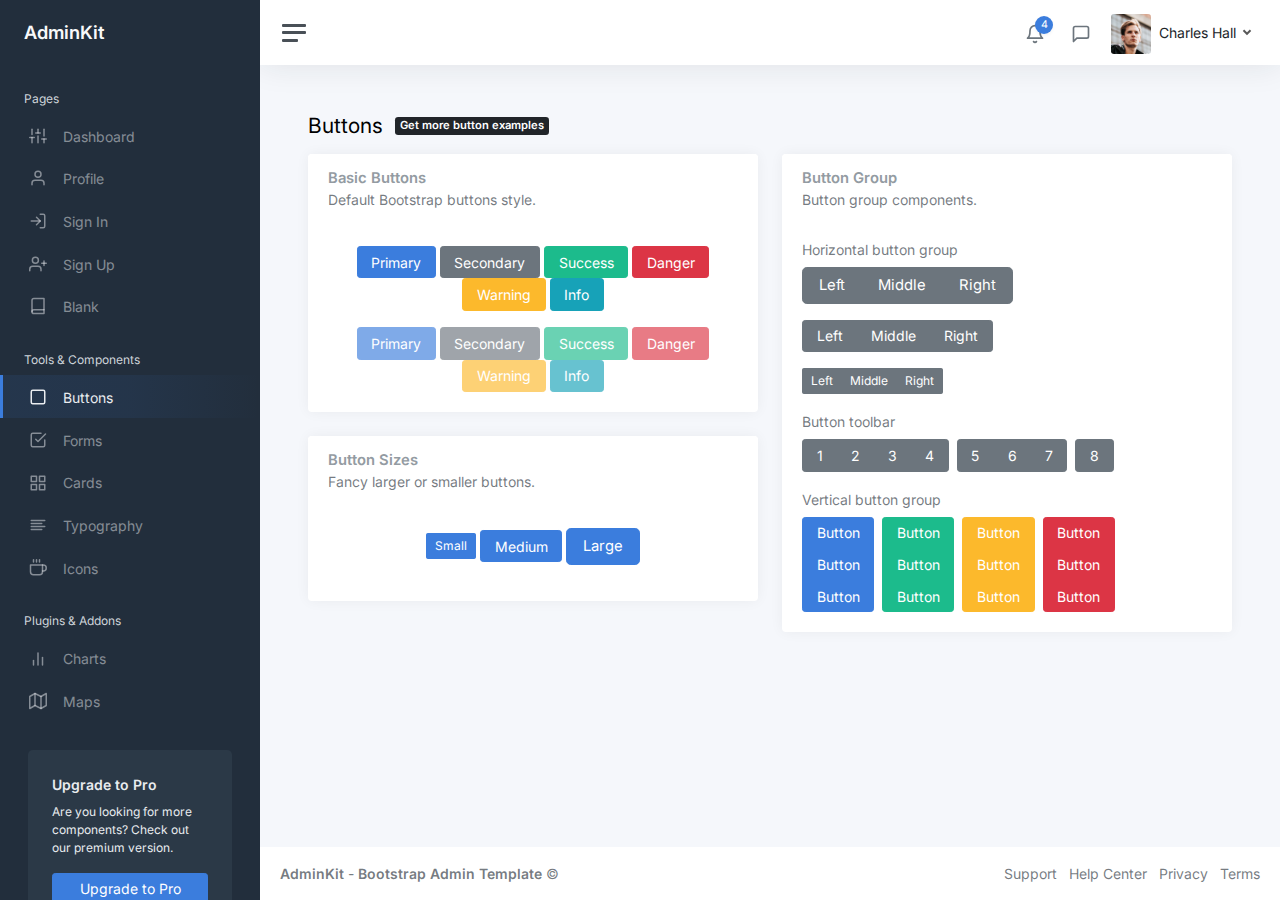
<file: Nasa Apod - webapp/BackOffice/ui-buttons.html>
<!DOCTYPE html>
<html lang="en">

<head>
	<meta charset="utf-8">
	<meta http-equiv="X-UA-Compatible" content="IE=edge">
	<meta name="viewport" content="width=device-width, initial-scale=1, shrink-to-fit=no">
	<meta name="description" content="Responsive Admin &amp; Dashboard Template based on Bootstrap 5">
	<meta name="author" content="AdminKit">
	<meta name="keywords" content="adminkit, bootstrap, bootstrap 5, admin, dashboard, template, responsive, css, sass, html, theme, front-end, ui kit, web">

	<link rel="preconnect" href="https://fonts.gstatic.com">
	<link rel="shortcut icon" href="img/icons/icon-48x48.png" />

	<link rel="canonical" href="https://demo-basic.adminkit.io/ui-buttons.html" />

	<title>Buttons | AdminKit Demo</title>

	<link href="css/app.css" rel="stylesheet">
	<link href="https://fonts.googleapis.com/css2?family=Inter:wght@300;400;600&display=swap" rel="stylesheet">
</head>

<body>
	<div class="wrapper">
		<nav id="sidebar" class="sidebar js-sidebar">
			<div class="sidebar-content js-simplebar">
				<a class="sidebar-brand" href="index.html">
          <span class="align-middle">AdminKit</span>
        </a>

				<ul class="sidebar-nav">
					<li class="sidebar-header">
						Pages
					</li>

					<li class="sidebar-item">
						<a class="sidebar-link" href="index.html">
              <i class="align-middle" data-feather="sliders"></i> <span class="align-middle">Dashboard</span>
            </a>
					</li>

					<li class="sidebar-item">
						<a class="sidebar-link" href="pages-profile.html">
              <i class="align-middle" data-feather="user"></i> <span class="align-middle">Profile</span>
            </a>
					</li>

					<li class="sidebar-item">
						<a class="sidebar-link" href="pages-sign-in.html">
              <i class="align-middle" data-feather="log-in"></i> <span class="align-middle">Sign In</span>
            </a>
					</li>

					<li class="sidebar-item">
						<a class="sidebar-link" href="pages-sign-up.html">
              <i class="align-middle" data-feather="user-plus"></i> <span class="align-middle">Sign Up</span>
            </a>
					</li>

					<li class="sidebar-item">
						<a class="sidebar-link" href="pages-blank.html">
              <i class="align-middle" data-feather="book"></i> <span class="align-middle">Blank</span>
            </a>
					</li>

					<li class="sidebar-header">
						Tools & Components
					</li>

					<li class="sidebar-item active">
						<a class="sidebar-link" href="ui-buttons.html">
              <i class="align-middle" data-feather="square"></i> <span class="align-middle">Buttons</span>
            </a>
					</li>

					<li class="sidebar-item">
						<a class="sidebar-link" href="ui-forms.html">
              <i class="align-middle" data-feather="check-square"></i> <span class="align-middle">Forms</span>
            </a>
					</li>

					<li class="sidebar-item">
						<a class="sidebar-link" href="ui-cards.html">
              <i class="align-middle" data-feather="grid"></i> <span class="align-middle">Cards</span>
            </a>
					</li>

					<li class="sidebar-item">
						<a class="sidebar-link" href="ui-typography.html">
              <i class="align-middle" data-feather="align-left"></i> <span class="align-middle">Typography</span>
            </a>
					</li>

					<li class="sidebar-item">
						<a class="sidebar-link" href="icons-feather.html">
              <i class="align-middle" data-feather="coffee"></i> <span class="align-middle">Icons</span>
            </a>
					</li>

					<li class="sidebar-header">
						Plugins & Addons
					</li>

					<li class="sidebar-item">
						<a class="sidebar-link" href="charts-chartjs.html">
              <i class="align-middle" data-feather="bar-chart-2"></i> <span class="align-middle">Charts</span>
            </a>
					</li>

					<li class="sidebar-item">
						<a class="sidebar-link" href="maps-google.html">
              <i class="align-middle" data-feather="map"></i> <span class="align-middle">Maps</span>
            </a>
					</li>
				</ul>

				<div class="sidebar-cta">
					<div class="sidebar-cta-content">
						<strong class="d-inline-block mb-2">Upgrade to Pro</strong>
						<div class="mb-3 text-sm">
							Are you looking for more components? Check out our premium version.
						</div>
						<div class="d-grid">
							<a href="upgrade-to-pro.html" class="btn btn-primary">Upgrade to Pro</a>
						</div>
					</div>
				</div>
			</div>
		</nav>

		<div class="main">
			<nav class="navbar navbar-expand navbar-light navbar-bg">
				<a class="sidebar-toggle js-sidebar-toggle">
          <i class="hamburger align-self-center"></i>
        </a>

				<div class="navbar-collapse collapse">
					<ul class="navbar-nav navbar-align">
						<li class="nav-item dropdown">
							<a class="nav-icon dropdown-toggle" href="#" id="alertsDropdown" data-bs-toggle="dropdown">
								<div class="position-relative">
									<i class="align-middle" data-feather="bell"></i>
									<span class="indicator">4</span>
								</div>
							</a>
							<div class="dropdown-menu dropdown-menu-lg dropdown-menu-end py-0" aria-labelledby="alertsDropdown">
								<div class="dropdown-menu-header">
									4 New Notifications
								</div>
								<div class="list-group">
									<a href="#" class="list-group-item">
										<div class="row g-0 align-items-center">
											<div class="col-2">
												<i class="text-danger" data-feather="alert-circle"></i>
											</div>
											<div class="col-10">
												<div class="text-dark">Update completed</div>
												<div class="text-muted small mt-1">Restart server 12 to complete the update.</div>
												<div class="text-muted small mt-1">30m ago</div>
											</div>
										</div>
									</a>
									<a href="#" class="list-group-item">
										<div class="row g-0 align-items-center">
											<div class="col-2">
												<i class="text-warning" data-feather="bell"></i>
											</div>
											<div class="col-10">
												<div class="text-dark">Lorem ipsum</div>
												<div class="text-muted small mt-1">Aliquam ex eros, imperdiet vulputate hendrerit et.</div>
												<div class="text-muted small mt-1">2h ago</div>
											</div>
										</div>
									</a>
									<a href="#" class="list-group-item">
										<div class="row g-0 align-items-center">
											<div class="col-2">
												<i class="text-primary" data-feather="home"></i>
											</div>
											<div class="col-10">
												<div class="text-dark">Login from 192.186.1.8</div>
												<div class="text-muted small mt-1">5h ago</div>
											</div>
										</div>
									</a>
									<a href="#" class="list-group-item">
										<div class="row g-0 align-items-center">
											<div class="col-2">
												<i class="text-success" data-feather="user-plus"></i>
											</div>
											<div class="col-10">
												<div class="text-dark">New connection</div>
												<div class="text-muted small mt-1">Christina accepted your request.</div>
												<div class="text-muted small mt-1">14h ago</div>
											</div>
										</div>
									</a>
								</div>
								<div class="dropdown-menu-footer">
									<a href="#" class="text-muted">Show all notifications</a>
								</div>
							</div>
						</li>
						<li class="nav-item dropdown">
							<a class="nav-icon dropdown-toggle" href="#" id="messagesDropdown" data-bs-toggle="dropdown">
								<div class="position-relative">
									<i class="align-middle" data-feather="message-square"></i>
								</div>
							</a>
							<div class="dropdown-menu dropdown-menu-lg dropdown-menu-end py-0" aria-labelledby="messagesDropdown">
								<div class="dropdown-menu-header">
									<div class="position-relative">
										4 New Messages
									</div>
								</div>
								<div class="list-group">
									<a href="#" class="list-group-item">
										<div class="row g-0 align-items-center">
											<div class="col-2">
												<img src="img/avatars/avatar-5.jpg" class="avatar img-fluid rounded-circle" alt="Vanessa Tucker">
											</div>
											<div class="col-10 ps-2">
												<div class="text-dark">Vanessa Tucker</div>
												<div class="text-muted small mt-1">Nam pretium turpis et arcu. Duis arcu tortor.</div>
												<div class="text-muted small mt-1">15m ago</div>
											</div>
										</div>
									</a>
									<a href="#" class="list-group-item">
										<div class="row g-0 align-items-center">
											<div class="col-2">
												<img src="img/avatars/avatar-2.jpg" class="avatar img-fluid rounded-circle" alt="William Harris">
											</div>
											<div class="col-10 ps-2">
												<div class="text-dark">William Harris</div>
												<div class="text-muted small mt-1">Curabitur ligula sapien euismod vitae.</div>
												<div class="text-muted small mt-1">2h ago</div>
											</div>
										</div>
									</a>
									<a href="#" class="list-group-item">
										<div class="row g-0 align-items-center">
											<div class="col-2">
												<img src="img/avatars/avatar-4.jpg" class="avatar img-fluid rounded-circle" alt="Christina Mason">
											</div>
											<div class="col-10 ps-2">
												<div class="text-dark">Christina Mason</div>
												<div class="text-muted small mt-1">Pellentesque auctor neque nec urna.</div>
												<div class="text-muted small mt-1">4h ago</div>
											</div>
										</div>
									</a>
									<a href="#" class="list-group-item">
										<div class="row g-0 align-items-center">
											<div class="col-2">
												<img src="img/avatars/avatar-3.jpg" class="avatar img-fluid rounded-circle" alt="Sharon Lessman">
											</div>
											<div class="col-10 ps-2">
												<div class="text-dark">Sharon Lessman</div>
												<div class="text-muted small mt-1">Aenean tellus metus, bibendum sed, posuere ac, mattis non.</div>
												<div class="text-muted small mt-1">5h ago</div>
											</div>
										</div>
									</a>
								</div>
								<div class="dropdown-menu-footer">
									<a href="#" class="text-muted">Show all messages</a>
								</div>
							</div>
						</li>
						<li class="nav-item dropdown">
							<a class="nav-icon dropdown-toggle d-inline-block d-sm-none" href="#" data-bs-toggle="dropdown">
                <i class="align-middle" data-feather="settings"></i>
              </a>

							<a class="nav-link dropdown-toggle d-none d-sm-inline-block" href="#" data-bs-toggle="dropdown">
                <img src="img/avatars/avatar.jpg" class="avatar img-fluid rounded me-1" alt="Charles Hall" /> <span class="text-dark">Charles Hall</span>
              </a>
							<div class="dropdown-menu dropdown-menu-end">
								<a class="dropdown-item" href="pages-profile.html"><i class="align-middle me-1" data-feather="user"></i> Profile</a>
								<a class="dropdown-item" href="#"><i class="align-middle me-1" data-feather="pie-chart"></i> Analytics</a>
								<div class="dropdown-divider"></div>
								<a class="dropdown-item" href="index.html"><i class="align-middle me-1" data-feather="settings"></i> Settings & Privacy</a>
								<a class="dropdown-item" href="#"><i class="align-middle me-1" data-feather="help-circle"></i> Help Center</a>
								<div class="dropdown-divider"></div>
								<a class="dropdown-item" href="#">Log out</a>
							</div>
						</li>
					</ul>
				</div>
			</nav>

			<main class="content">
				<div class="container-fluid p-0">

					<div class="mb-3">
						<h1 class="h3 d-inline align-middle">Buttons</h1>
						<a class="badge bg-dark text-white ms-2" href="upgrade-to-pro.html">
      Get more button examples
  </a>
					</div>
					<div class="row">
						<div class="col-12 col-lg-6">
							<div class="card">
								<div class="card-header">
									<h5 class="card-title">Basic Buttons</h5>
									<h6 class="card-subtitle text-muted">Default Bootstrap buttons style.</h6>
								</div>
								<div class="card-body text-center">
									<div class="mb-3">
										<button class="btn btn-primary">Primary</button>
										<button class="btn btn-secondary">Secondary</button>
										<button class="btn btn-success">Success</button>
										<button class="btn btn-danger">Danger</button>
										<button class="btn btn-warning">Warning</button>
										<button class="btn btn-info">Info</button>
									</div>
									<div>
										<button class="btn btn-primary" disabled>Primary</button>
										<button class="btn btn-secondary" disabled>Secondary</button>
										<button class="btn btn-success" disabled>Success</button>
										<button class="btn btn-danger" disabled>Danger</button>
										<button class="btn btn-warning" disabled>Warning</button>
										<button class="btn btn-info" disabled>Info</button>
									</div>
								</div>
							</div>

							<div class="card">
								<div class="card-header">
									<h5 class="card-title">Button Sizes</h5>
									<h6 class="card-subtitle text-muted">Fancy larger or smaller buttons.</h6>
								</div>
								<div class="card-body text-center">
									<div class="mb-3">
										<button class="btn btn-primary btn-sm">Small</button>
										<button class="btn btn-primary">Medium</button>
										<button class="btn btn-primary btn-lg">Large</button>
									</div>
								</div>
							</div>
						</div>

						<div class="col-12 col-lg-6">
							<div class="card">
								<div class="card-header">
									<h5 class="card-title">Button Group</h5>
									<h6 class="card-subtitle text-muted">Button group components.</h6>
								</div>
								<div class="card-body">
									<h6 class="card-subtitle mb-2 text-muted">Horizontal button group</h6>
									<div class="btn-group btn-group-lg mb-3" role="group" aria-label="Large button group">
										<button type="button" class="btn btn-secondary">Left</button>
										<button type="button" class="btn btn-secondary">Middle</button>
										<button type="button" class="btn btn-secondary">Right</button>
									</div>
									<br>
									<div class="btn-group mb-3" role="group" aria-label="Default button group">
										<button type="button" class="btn btn-secondary">Left</button>
										<button type="button" class="btn btn-secondary">Middle</button>
										<button type="button" class="btn btn-secondary">Right</button>
									</div>
									<br>
									<div class="btn-group btn-group-sm mb-4" role="group" aria-label="Small button group">
										<button type="button" class="btn btn-secondary">Left</button>
										<button type="button" class="btn btn-secondary">Middle</button>
										<button type="button" class="btn btn-secondary">Right</button>
									</div>

									<h6 class="card-subtitle mb-2 text-muted">Button toolbar</h6>
									<div class="btn-toolbar mb-4" role="toolbar" aria-label="Toolbar with button groups">
										<div class="btn-group me-2" role="group" aria-label="First group">
											<button type="button" class="btn btn-secondary">1</button>
											<button type="button" class="btn btn-secondary">2</button>
											<button type="button" class="btn btn-secondary">3</button>
											<button type="button" class="btn btn-secondary">4</button>
										</div>
										<div class="btn-group me-2" role="group" aria-label="Second group">
											<button type="button" class="btn btn-secondary">5</button>
											<button type="button" class="btn btn-secondary">6</button>
											<button type="button" class="btn btn-secondary">7</button>
										</div>
										<div class="btn-group" role="group" aria-label="Third group">
											<button type="button" class="btn btn-secondary">8</button>
										</div>
									</div>

									<h6 class="card-subtitle mb-2 text-muted">Vertical button group</h6>
									<div class="btn-toolbar">
										<div class="btn-group-vertical me-2" role="group" aria-label="Vertical button group">
											<button type="button" class="btn btn-primary">Button</button>
											<button type="button" class="btn btn-primary">Button</button>
											<button type="button" class="btn btn-primary">Button</button>
										</div>
										<div class="btn-group-vertical me-2" role="group" aria-label="Vertical button group">
											<button type="button" class="btn btn-success">Button</button>
											<button type="button" class="btn btn-success">Button</button>
											<button type="button" class="btn btn-success">Button</button>
										</div>
										<div class="btn-group-vertical me-2" role="group" aria-label="Vertical button group">
											<button type="button" class="btn btn-warning">Button</button>
											<button type="button" class="btn btn-warning">Button</button>
											<button type="button" class="btn btn-warning">Button</button>
										</div>
										<div class="btn-group-vertical me-2" role="group" aria-label="Vertical button group">
											<button type="button" class="btn btn-danger">Button</button>
											<button type="button" class="btn btn-danger">Button</button>
											<button type="button" class="btn btn-danger">Button</button>
										</div>
									</div>
								</div>
							</div>
						</div>
					</div>

				</div>
			</main>

			<footer class="footer">
				<div class="container-fluid">
					<div class="row text-muted">
						<div class="col-6 text-start">
							<p class="mb-0">
								<a class="text-muted" href="https://adminkit.io/" target="_blank"><strong>AdminKit</strong></a> - <a class="text-muted" href="https://adminkit.io/" target="_blank"><strong>Bootstrap Admin Template</strong></a>								&copy;
							</p>
						</div>
						<div class="col-6 text-end">
							<ul class="list-inline">
								<li class="list-inline-item">
									<a class="text-muted" href="https://adminkit.io/" target="_blank">Support</a>
								</li>
								<li class="list-inline-item">
									<a class="text-muted" href="https://adminkit.io/" target="_blank">Help Center</a>
								</li>
								<li class="list-inline-item">
									<a class="text-muted" href="https://adminkit.io/" target="_blank">Privacy</a>
								</li>
								<li class="list-inline-item">
									<a class="text-muted" href="https://adminkit.io/" target="_blank">Terms</a>
								</li>
							</ul>
						</div>
					</div>
				</div>
			</footer>
		</div>
	</div>

	<script src="js/app.js"></script>

</body>

</html>
</file>
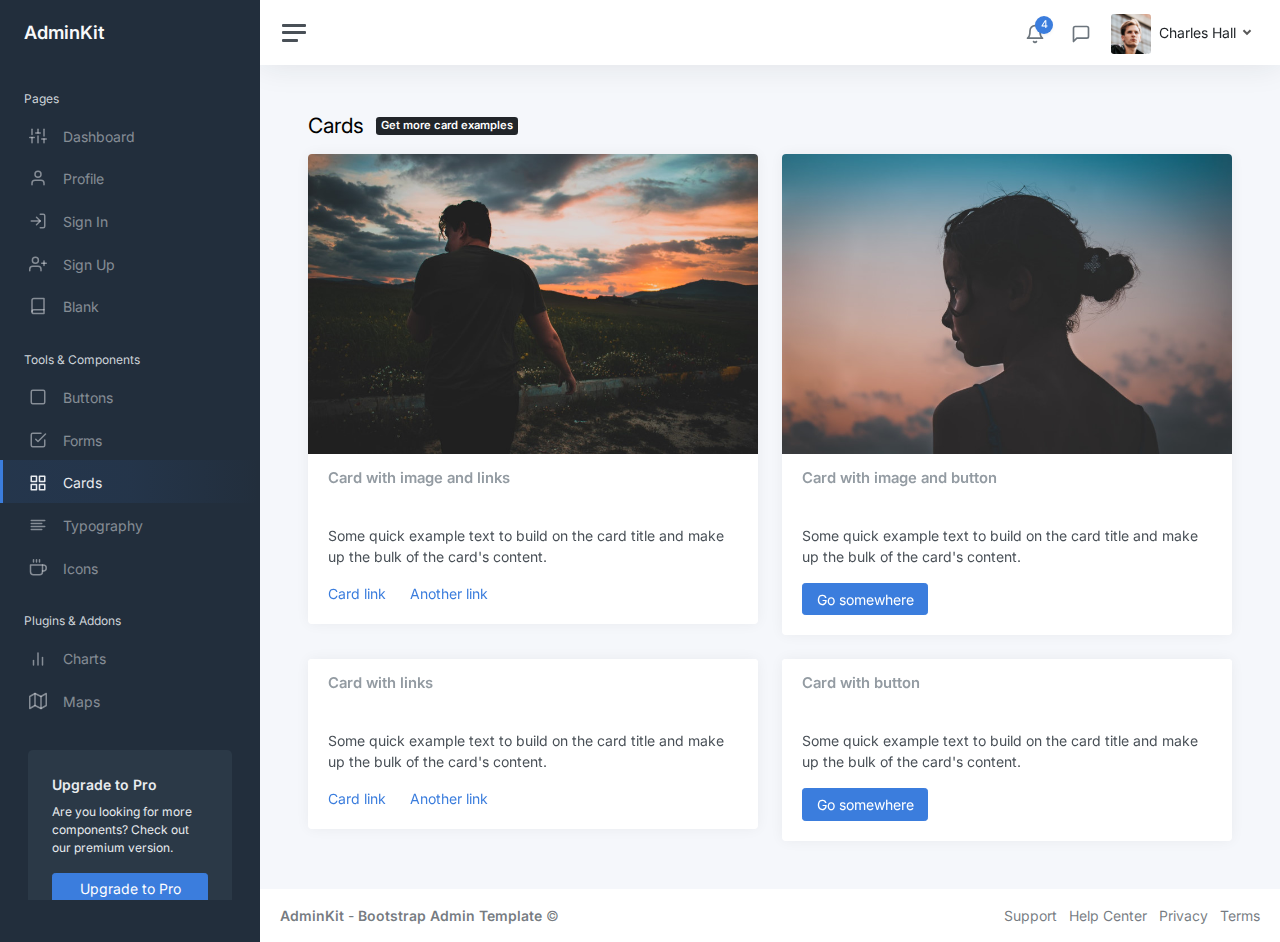
<file: Nasa Apod - webapp/BackOffice/ui-cards.html>
<!DOCTYPE html>
<html lang="en">

<head>
	<meta charset="utf-8">
	<meta http-equiv="X-UA-Compatible" content="IE=edge">
	<meta name="viewport" content="width=device-width, initial-scale=1, shrink-to-fit=no">
	<meta name="description" content="Responsive Admin &amp; Dashboard Template based on Bootstrap 5">
	<meta name="author" content="AdminKit">
	<meta name="keywords" content="adminkit, bootstrap, bootstrap 5, admin, dashboard, template, responsive, css, sass, html, theme, front-end, ui kit, web">

	<link rel="preconnect" href="https://fonts.gstatic.com">
	<link rel="shortcut icon" href="img/icons/icon-48x48.png" />

	<link rel="canonical" href="https://demo-basic.adminkit.io/ui-cards.html" />

	<title>Cards | AdminKit Demo</title>

	<link href="css/app.css" rel="stylesheet">
	<link href="https://fonts.googleapis.com/css2?family=Inter:wght@300;400;600&display=swap" rel="stylesheet">
</head>

<body>
	<div class="wrapper">
		<nav id="sidebar" class="sidebar js-sidebar">
			<div class="sidebar-content js-simplebar">
				<a class="sidebar-brand" href="index.html">
          <span class="align-middle">AdminKit</span>
        </a>

				<ul class="sidebar-nav">
					<li class="sidebar-header">
						Pages
					</li>

					<li class="sidebar-item">
						<a class="sidebar-link" href="index.html">
              <i class="align-middle" data-feather="sliders"></i> <span class="align-middle">Dashboard</span>
            </a>
					</li>

					<li class="sidebar-item">
						<a class="sidebar-link" href="pages-profile.html">
              <i class="align-middle" data-feather="user"></i> <span class="align-middle">Profile</span>
            </a>
					</li>

					<li class="sidebar-item">
						<a class="sidebar-link" href="pages-sign-in.html">
              <i class="align-middle" data-feather="log-in"></i> <span class="align-middle">Sign In</span>
            </a>
					</li>

					<li class="sidebar-item">
						<a class="sidebar-link" href="pages-sign-up.html">
              <i class="align-middle" data-feather="user-plus"></i> <span class="align-middle">Sign Up</span>
            </a>
					</li>

					<li class="sidebar-item">
						<a class="sidebar-link" href="pages-blank.html">
              <i class="align-middle" data-feather="book"></i> <span class="align-middle">Blank</span>
            </a>
					</li>

					<li class="sidebar-header">
						Tools & Components
					</li>

					<li class="sidebar-item">
						<a class="sidebar-link" href="ui-buttons.html">
              <i class="align-middle" data-feather="square"></i> <span class="align-middle">Buttons</span>
            </a>
					</li>

					<li class="sidebar-item">
						<a class="sidebar-link" href="ui-forms.html">
              <i class="align-middle" data-feather="check-square"></i> <span class="align-middle">Forms</span>
            </a>
					</li>

					<li class="sidebar-item active">
						<a class="sidebar-link" href="ui-cards.html">
              <i class="align-middle" data-feather="grid"></i> <span class="align-middle">Cards</span>
            </a>
					</li>

					<li class="sidebar-item">
						<a class="sidebar-link" href="ui-typography.html">
              <i class="align-middle" data-feather="align-left"></i> <span class="align-middle">Typography</span>
            </a>
					</li>

					<li class="sidebar-item">
						<a class="sidebar-link" href="icons-feather.html">
              <i class="align-middle" data-feather="coffee"></i> <span class="align-middle">Icons</span>
            </a>
					</li>

					<li class="sidebar-header">
						Plugins & Addons
					</li>

					<li class="sidebar-item">
						<a class="sidebar-link" href="charts-chartjs.html">
              <i class="align-middle" data-feather="bar-chart-2"></i> <span class="align-middle">Charts</span>
            </a>
					</li>

					<li class="sidebar-item">
						<a class="sidebar-link" href="maps-google.html">
              <i class="align-middle" data-feather="map"></i> <span class="align-middle">Maps</span>
            </a>
					</li>
				</ul>

				<div class="sidebar-cta">
					<div class="sidebar-cta-content">
						<strong class="d-inline-block mb-2">Upgrade to Pro</strong>
						<div class="mb-3 text-sm">
							Are you looking for more components? Check out our premium version.
						</div>
						<div class="d-grid">
							<a href="upgrade-to-pro.html" class="btn btn-primary">Upgrade to Pro</a>
						</div>
					</div>
				</div>
			</div>
		</nav>

		<div class="main">
			<nav class="navbar navbar-expand navbar-light navbar-bg">
				<a class="sidebar-toggle js-sidebar-toggle">
          <i class="hamburger align-self-center"></i>
        </a>

				<div class="navbar-collapse collapse">
					<ul class="navbar-nav navbar-align">
						<li class="nav-item dropdown">
							<a class="nav-icon dropdown-toggle" href="#" id="alertsDropdown" data-bs-toggle="dropdown">
								<div class="position-relative">
									<i class="align-middle" data-feather="bell"></i>
									<span class="indicator">4</span>
								</div>
							</a>
							<div class="dropdown-menu dropdown-menu-lg dropdown-menu-end py-0" aria-labelledby="alertsDropdown">
								<div class="dropdown-menu-header">
									4 New Notifications
								</div>
								<div class="list-group">
									<a href="#" class="list-group-item">
										<div class="row g-0 align-items-center">
											<div class="col-2">
												<i class="text-danger" data-feather="alert-circle"></i>
											</div>
											<div class="col-10">
												<div class="text-dark">Update completed</div>
												<div class="text-muted small mt-1">Restart server 12 to complete the update.</div>
												<div class="text-muted small mt-1">30m ago</div>
											</div>
										</div>
									</a>
									<a href="#" class="list-group-item">
										<div class="row g-0 align-items-center">
											<div class="col-2">
												<i class="text-warning" data-feather="bell"></i>
											</div>
											<div class="col-10">
												<div class="text-dark">Lorem ipsum</div>
												<div class="text-muted small mt-1">Aliquam ex eros, imperdiet vulputate hendrerit et.</div>
												<div class="text-muted small mt-1">2h ago</div>
											</div>
										</div>
									</a>
									<a href="#" class="list-group-item">
										<div class="row g-0 align-items-center">
											<div class="col-2">
												<i class="text-primary" data-feather="home"></i>
											</div>
											<div class="col-10">
												<div class="text-dark">Login from 192.186.1.8</div>
												<div class="text-muted small mt-1">5h ago</div>
											</div>
										</div>
									</a>
									<a href="#" class="list-group-item">
										<div class="row g-0 align-items-center">
											<div class="col-2">
												<i class="text-success" data-feather="user-plus"></i>
											</div>
											<div class="col-10">
												<div class="text-dark">New connection</div>
												<div class="text-muted small mt-1">Christina accepted your request.</div>
												<div class="text-muted small mt-1">14h ago</div>
											</div>
										</div>
									</a>
								</div>
								<div class="dropdown-menu-footer">
									<a href="#" class="text-muted">Show all notifications</a>
								</div>
							</div>
						</li>
						<li class="nav-item dropdown">
							<a class="nav-icon dropdown-toggle" href="#" id="messagesDropdown" data-bs-toggle="dropdown">
								<div class="position-relative">
									<i class="align-middle" data-feather="message-square"></i>
								</div>
							</a>
							<div class="dropdown-menu dropdown-menu-lg dropdown-menu-end py-0" aria-labelledby="messagesDropdown">
								<div class="dropdown-menu-header">
									<div class="position-relative">
										4 New Messages
									</div>
								</div>
								<div class="list-group">
									<a href="#" class="list-group-item">
										<div class="row g-0 align-items-center">
											<div class="col-2">
												<img src="img/avatars/avatar-5.jpg" class="avatar img-fluid rounded-circle" alt="Vanessa Tucker">
											</div>
											<div class="col-10 ps-2">
												<div class="text-dark">Vanessa Tucker</div>
												<div class="text-muted small mt-1">Nam pretium turpis et arcu. Duis arcu tortor.</div>
												<div class="text-muted small mt-1">15m ago</div>
											</div>
										</div>
									</a>
									<a href="#" class="list-group-item">
										<div class="row g-0 align-items-center">
											<div class="col-2">
												<img src="img/avatars/avatar-2.jpg" class="avatar img-fluid rounded-circle" alt="William Harris">
											</div>
											<div class="col-10 ps-2">
												<div class="text-dark">William Harris</div>
												<div class="text-muted small mt-1">Curabitur ligula sapien euismod vitae.</div>
												<div class="text-muted small mt-1">2h ago</div>
											</div>
										</div>
									</a>
									<a href="#" class="list-group-item">
										<div class="row g-0 align-items-center">
											<div class="col-2">
												<img src="img/avatars/avatar-4.jpg" class="avatar img-fluid rounded-circle" alt="Christina Mason">
											</div>
											<div class="col-10 ps-2">
												<div class="text-dark">Christina Mason</div>
												<div class="text-muted small mt-1">Pellentesque auctor neque nec urna.</div>
												<div class="text-muted small mt-1">4h ago</div>
											</div>
										</div>
									</a>
									<a href="#" class="list-group-item">
										<div class="row g-0 align-items-center">
											<div class="col-2">
												<img src="img/avatars/avatar-3.jpg" class="avatar img-fluid rounded-circle" alt="Sharon Lessman">
											</div>
											<div class="col-10 ps-2">
												<div class="text-dark">Sharon Lessman</div>
												<div class="text-muted small mt-1">Aenean tellus metus, bibendum sed, posuere ac, mattis non.</div>
												<div class="text-muted small mt-1">5h ago</div>
											</div>
										</div>
									</a>
								</div>
								<div class="dropdown-menu-footer">
									<a href="#" class="text-muted">Show all messages</a>
								</div>
							</div>
						</li>
						<li class="nav-item dropdown">
							<a class="nav-icon dropdown-toggle d-inline-block d-sm-none" href="#" data-bs-toggle="dropdown">
                <i class="align-middle" data-feather="settings"></i>
              </a>

							<a class="nav-link dropdown-toggle d-none d-sm-inline-block" href="#" data-bs-toggle="dropdown">
                <img src="img/avatars/avatar.jpg" class="avatar img-fluid rounded me-1" alt="Charles Hall" /> <span class="text-dark">Charles Hall</span>
              </a>
							<div class="dropdown-menu dropdown-menu-end">
								<a class="dropdown-item" href="pages-profile.html"><i class="align-middle me-1" data-feather="user"></i> Profile</a>
								<a class="dropdown-item" href="#"><i class="align-middle me-1" data-feather="pie-chart"></i> Analytics</a>
								<div class="dropdown-divider"></div>
								<a class="dropdown-item" href="index.html"><i class="align-middle me-1" data-feather="settings"></i> Settings & Privacy</a>
								<a class="dropdown-item" href="#"><i class="align-middle me-1" data-feather="help-circle"></i> Help Center</a>
								<div class="dropdown-divider"></div>
								<a class="dropdown-item" href="#">Log out</a>
							</div>
						</li>
					</ul>
				</div>
			</nav>

			<main class="content">
				<div class="container-fluid p-0">

					<div class="mb-3">
						<h1 class="h3 d-inline align-middle">Cards</h1>
						<a class="badge bg-dark text-white ms-2" href="upgrade-to-pro.html">
      Get more card examples
  </a>
					</div>
					<div class="row">
						<div class="col-12 col-md-6">
							<div class="card">
								<img class="card-img-top" src="img/photos/unsplash-1.jpg" alt="Unsplash">
								<div class="card-header">
									<h5 class="card-title mb-0">Card with image and links</h5>
								</div>
								<div class="card-body">
									<p class="card-text">Some quick example text to build on the card title and make up the bulk of the card's content.</p>
									<a href="#" class="card-link">Card link</a>
									<a href="#" class="card-link">Another link</a>
								</div>
							</div>
						</div>

						<div class="col-12 col-md-6">
							<div class="card">
								<img class="card-img-top" src="img/photos/unsplash-2.jpg" alt="Unsplash">
								<div class="card-header">
									<h5 class="card-title mb-0">Card with image and button</h5>
								</div>
								<div class="card-body">
									<p class="card-text">Some quick example text to build on the card title and make up the bulk of the card's content.</p>
									<a href="#" class="btn btn-primary">Go somewhere</a>
								</div>
							</div>
						</div>

						<div class="col-12 col-md-6">
							<div class="card">
								<div class="card-header">
									<h5 class="card-title mb-0">Card with links</h5>
								</div>
								<div class="card-body">
									<p class="card-text">Some quick example text to build on the card title and make up the bulk of the card's content.</p>
									<a href="#" class="card-link">Card link</a>
									<a href="#" class="card-link">Another link</a>
								</div>
							</div>
						</div>

						<div class="col-12 col-md-6">
							<div class="card">
								<div class="card-header">
									<h5 class="card-title mb-0">Card with button</h5>
								</div>
								<div class="card-body">
									<p class="card-text">Some quick example text to build on the card title and make up the bulk of the card's content.</p>
									<a href="#" class="btn btn-primary">Go somewhere</a>
								</div>
							</div>
						</div>
					</div>

				</div>
			</main>

			<footer class="footer">
				<div class="container-fluid">
					<div class="row text-muted">
						<div class="col-6 text-start">
							<p class="mb-0">
								<a class="text-muted" href="https://adminkit.io/" target="_blank"><strong>AdminKit</strong></a> - <a class="text-muted" href="https://adminkit.io/" target="_blank"><strong>Bootstrap Admin Template</strong></a>								&copy;
							</p>
						</div>
						<div class="col-6 text-end">
							<ul class="list-inline">
								<li class="list-inline-item">
									<a class="text-muted" href="https://adminkit.io/" target="_blank">Support</a>
								</li>
								<li class="list-inline-item">
									<a class="text-muted" href="https://adminkit.io/" target="_blank">Help Center</a>
								</li>
								<li class="list-inline-item">
									<a class="text-muted" href="https://adminkit.io/" target="_blank">Privacy</a>
								</li>
								<li class="list-inline-item">
									<a class="text-muted" href="https://adminkit.io/" target="_blank">Terms</a>
								</li>
							</ul>
						</div>
					</div>
				</div>
			</footer>
		</div>
	</div>

	<script src="js/app.js"></script>

</body>

</html>
</file>
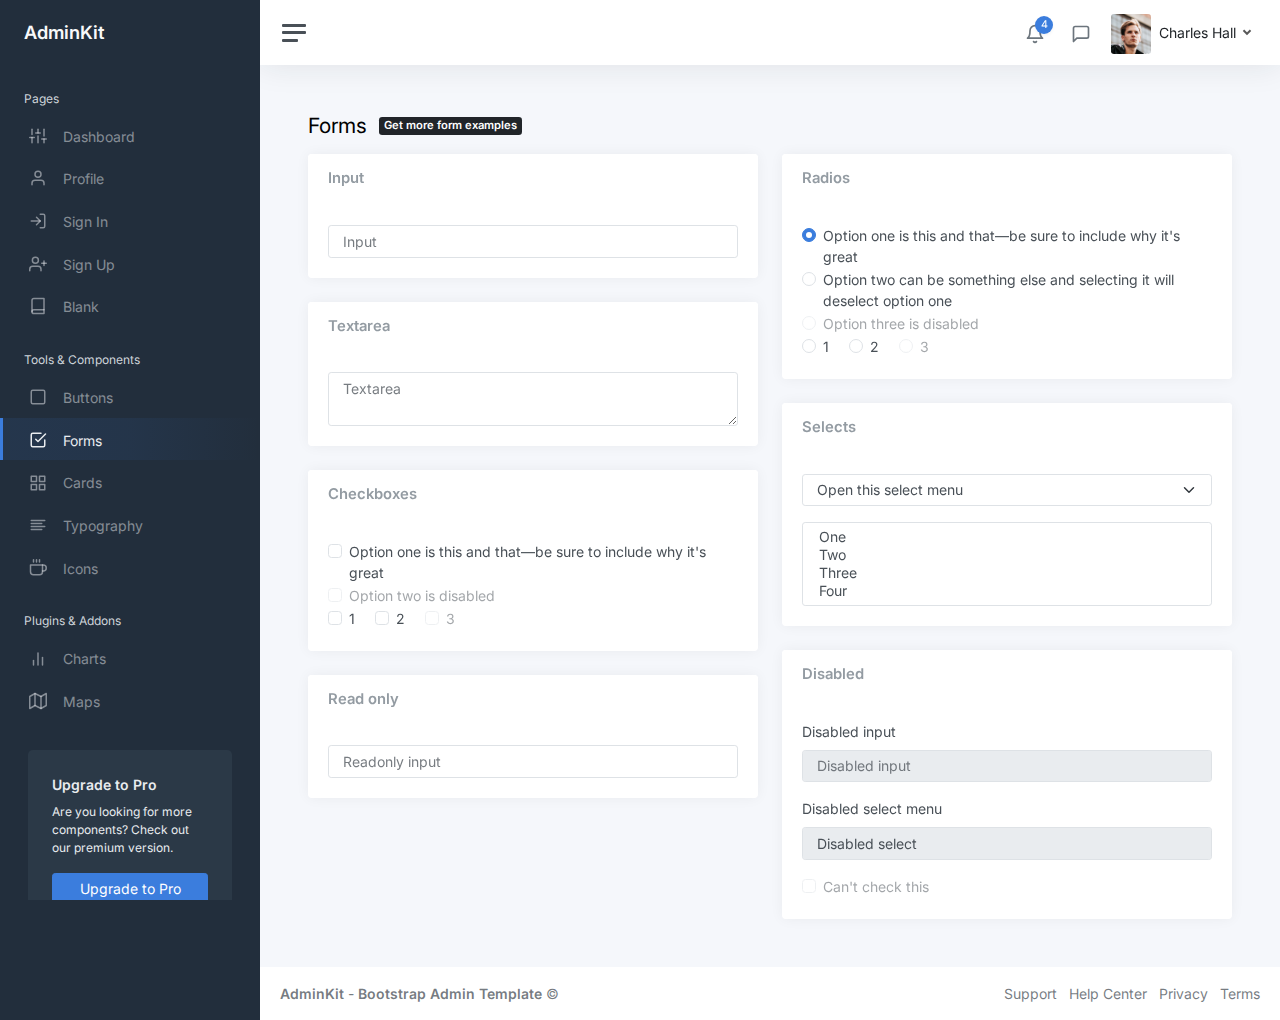
<file: Nasa Apod - webapp/BackOffice/ui-forms.html>
<!DOCTYPE html>
<html lang="en">

<head>
	<meta charset="utf-8">
	<meta http-equiv="X-UA-Compatible" content="IE=edge">
	<meta name="viewport" content="width=device-width, initial-scale=1, shrink-to-fit=no">
	<meta name="description" content="Responsive Admin &amp; Dashboard Template based on Bootstrap 5">
	<meta name="author" content="AdminKit">
	<meta name="keywords" content="adminkit, bootstrap, bootstrap 5, admin, dashboard, template, responsive, css, sass, html, theme, front-end, ui kit, web">

	<link rel="preconnect" href="https://fonts.gstatic.com">
	<link rel="shortcut icon" href="img/icons/icon-48x48.png" />

	<link rel="canonical" href="https://demo-basic.adminkit.io/ui-forms.html" />

	<title>Forms | AdminKit Demo</title>

	<link href="css/app.css" rel="stylesheet">
	<link href="https://fonts.googleapis.com/css2?family=Inter:wght@300;400;600&display=swap" rel="stylesheet">
</head>

<body>
	<div class="wrapper">
		<nav id="sidebar" class="sidebar js-sidebar">
			<div class="sidebar-content js-simplebar">
				<a class="sidebar-brand" href="index.html">
          <span class="align-middle">AdminKit</span>
        </a>

				<ul class="sidebar-nav">
					<li class="sidebar-header">
						Pages
					</li>

					<li class="sidebar-item">
						<a class="sidebar-link" href="index.html">
              <i class="align-middle" data-feather="sliders"></i> <span class="align-middle">Dashboard</span>
            </a>
					</li>

					<li class="sidebar-item">
						<a class="sidebar-link" href="pages-profile.html">
              <i class="align-middle" data-feather="user"></i> <span class="align-middle">Profile</span>
            </a>
					</li>

					<li class="sidebar-item">
						<a class="sidebar-link" href="pages-sign-in.html">
              <i class="align-middle" data-feather="log-in"></i> <span class="align-middle">Sign In</span>
            </a>
					</li>

					<li class="sidebar-item">
						<a class="sidebar-link" href="pages-sign-up.html">
              <i class="align-middle" data-feather="user-plus"></i> <span class="align-middle">Sign Up</span>
            </a>
					</li>

					<li class="sidebar-item">
						<a class="sidebar-link" href="pages-blank.html">
              <i class="align-middle" data-feather="book"></i> <span class="align-middle">Blank</span>
            </a>
					</li>

					<li class="sidebar-header">
						Tools & Components
					</li>

					<li class="sidebar-item">
						<a class="sidebar-link" href="ui-buttons.html">
              <i class="align-middle" data-feather="square"></i> <span class="align-middle">Buttons</span>
            </a>
					</li>

					<li class="sidebar-item active">
						<a class="sidebar-link" href="ui-forms.html">
              <i class="align-middle" data-feather="check-square"></i> <span class="align-middle">Forms</span>
            </a>
					</li>

					<li class="sidebar-item">
						<a class="sidebar-link" href="ui-cards.html">
              <i class="align-middle" data-feather="grid"></i> <span class="align-middle">Cards</span>
            </a>
					</li>

					<li class="sidebar-item">
						<a class="sidebar-link" href="ui-typography.html">
              <i class="align-middle" data-feather="align-left"></i> <span class="align-middle">Typography</span>
            </a>
					</li>

					<li class="sidebar-item">
						<a class="sidebar-link" href="icons-feather.html">
              <i class="align-middle" data-feather="coffee"></i> <span class="align-middle">Icons</span>
            </a>
					</li>

					<li class="sidebar-header">
						Plugins & Addons
					</li>

					<li class="sidebar-item">
						<a class="sidebar-link" href="charts-chartjs.html">
              <i class="align-middle" data-feather="bar-chart-2"></i> <span class="align-middle">Charts</span>
            </a>
					</li>

					<li class="sidebar-item">
						<a class="sidebar-link" href="maps-google.html">
              <i class="align-middle" data-feather="map"></i> <span class="align-middle">Maps</span>
            </a>
					</li>
				</ul>

				<div class="sidebar-cta">
					<div class="sidebar-cta-content">
						<strong class="d-inline-block mb-2">Upgrade to Pro</strong>
						<div class="mb-3 text-sm">
							Are you looking for more components? Check out our premium version.
						</div>
						<div class="d-grid">
							<a href="upgrade-to-pro.html" class="btn btn-primary">Upgrade to Pro</a>
						</div>
					</div>
				</div>
			</div>
		</nav>

		<div class="main">
			<nav class="navbar navbar-expand navbar-light navbar-bg">
				<a class="sidebar-toggle js-sidebar-toggle">
          <i class="hamburger align-self-center"></i>
        </a>

				<div class="navbar-collapse collapse">
					<ul class="navbar-nav navbar-align">
						<li class="nav-item dropdown">
							<a class="nav-icon dropdown-toggle" href="#" id="alertsDropdown" data-bs-toggle="dropdown">
								<div class="position-relative">
									<i class="align-middle" data-feather="bell"></i>
									<span class="indicator">4</span>
								</div>
							</a>
							<div class="dropdown-menu dropdown-menu-lg dropdown-menu-end py-0" aria-labelledby="alertsDropdown">
								<div class="dropdown-menu-header">
									4 New Notifications
								</div>
								<div class="list-group">
									<a href="#" class="list-group-item">
										<div class="row g-0 align-items-center">
											<div class="col-2">
												<i class="text-danger" data-feather="alert-circle"></i>
											</div>
											<div class="col-10">
												<div class="text-dark">Update completed</div>
												<div class="text-muted small mt-1">Restart server 12 to complete the update.</div>
												<div class="text-muted small mt-1">30m ago</div>
											</div>
										</div>
									</a>
									<a href="#" class="list-group-item">
										<div class="row g-0 align-items-center">
											<div class="col-2">
												<i class="text-warning" data-feather="bell"></i>
											</div>
											<div class="col-10">
												<div class="text-dark">Lorem ipsum</div>
												<div class="text-muted small mt-1">Aliquam ex eros, imperdiet vulputate hendrerit et.</div>
												<div class="text-muted small mt-1">2h ago</div>
											</div>
										</div>
									</a>
									<a href="#" class="list-group-item">
										<div class="row g-0 align-items-center">
											<div class="col-2">
												<i class="text-primary" data-feather="home"></i>
											</div>
											<div class="col-10">
												<div class="text-dark">Login from 192.186.1.8</div>
												<div class="text-muted small mt-1">5h ago</div>
											</div>
										</div>
									</a>
									<a href="#" class="list-group-item">
										<div class="row g-0 align-items-center">
											<div class="col-2">
												<i class="text-success" data-feather="user-plus"></i>
											</div>
											<div class="col-10">
												<div class="text-dark">New connection</div>
												<div class="text-muted small mt-1">Christina accepted your request.</div>
												<div class="text-muted small mt-1">14h ago</div>
											</div>
										</div>
									</a>
								</div>
								<div class="dropdown-menu-footer">
									<a href="#" class="text-muted">Show all notifications</a>
								</div>
							</div>
						</li>
						<li class="nav-item dropdown">
							<a class="nav-icon dropdown-toggle" href="#" id="messagesDropdown" data-bs-toggle="dropdown">
								<div class="position-relative">
									<i class="align-middle" data-feather="message-square"></i>
								</div>
							</a>
							<div class="dropdown-menu dropdown-menu-lg dropdown-menu-end py-0" aria-labelledby="messagesDropdown">
								<div class="dropdown-menu-header">
									<div class="position-relative">
										4 New Messages
									</div>
								</div>
								<div class="list-group">
									<a href="#" class="list-group-item">
										<div class="row g-0 align-items-center">
											<div class="col-2">
												<img src="img/avatars/avatar-5.jpg" class="avatar img-fluid rounded-circle" alt="Vanessa Tucker">
											</div>
											<div class="col-10 ps-2">
												<div class="text-dark">Vanessa Tucker</div>
												<div class="text-muted small mt-1">Nam pretium turpis et arcu. Duis arcu tortor.</div>
												<div class="text-muted small mt-1">15m ago</div>
											</div>
										</div>
									</a>
									<a href="#" class="list-group-item">
										<div class="row g-0 align-items-center">
											<div class="col-2">
												<img src="img/avatars/avatar-2.jpg" class="avatar img-fluid rounded-circle" alt="William Harris">
											</div>
											<div class="col-10 ps-2">
												<div class="text-dark">William Harris</div>
												<div class="text-muted small mt-1">Curabitur ligula sapien euismod vitae.</div>
												<div class="text-muted small mt-1">2h ago</div>
											</div>
										</div>
									</a>
									<a href="#" class="list-group-item">
										<div class="row g-0 align-items-center">
											<div class="col-2">
												<img src="img/avatars/avatar-4.jpg" class="avatar img-fluid rounded-circle" alt="Christina Mason">
											</div>
											<div class="col-10 ps-2">
												<div class="text-dark">Christina Mason</div>
												<div class="text-muted small mt-1">Pellentesque auctor neque nec urna.</div>
												<div class="text-muted small mt-1">4h ago</div>
											</div>
										</div>
									</a>
									<a href="#" class="list-group-item">
										<div class="row g-0 align-items-center">
											<div class="col-2">
												<img src="img/avatars/avatar-3.jpg" class="avatar img-fluid rounded-circle" alt="Sharon Lessman">
											</div>
											<div class="col-10 ps-2">
												<div class="text-dark">Sharon Lessman</div>
												<div class="text-muted small mt-1">Aenean tellus metus, bibendum sed, posuere ac, mattis non.</div>
												<div class="text-muted small mt-1">5h ago</div>
											</div>
										</div>
									</a>
								</div>
								<div class="dropdown-menu-footer">
									<a href="#" class="text-muted">Show all messages</a>
								</div>
							</div>
						</li>
						<li class="nav-item dropdown">
							<a class="nav-icon dropdown-toggle d-inline-block d-sm-none" href="#" data-bs-toggle="dropdown">
                <i class="align-middle" data-feather="settings"></i>
              </a>

							<a class="nav-link dropdown-toggle d-none d-sm-inline-block" href="#" data-bs-toggle="dropdown">
                <img src="img/avatars/avatar.jpg" class="avatar img-fluid rounded me-1" alt="Charles Hall" /> <span class="text-dark">Charles Hall</span>
              </a>
							<div class="dropdown-menu dropdown-menu-end">
								<a class="dropdown-item" href="pages-profile.html"><i class="align-middle me-1" data-feather="user"></i> Profile</a>
								<a class="dropdown-item" href="#"><i class="align-middle me-1" data-feather="pie-chart"></i> Analytics</a>
								<div class="dropdown-divider"></div>
								<a class="dropdown-item" href="index.html"><i class="align-middle me-1" data-feather="settings"></i> Settings & Privacy</a>
								<a class="dropdown-item" href="#"><i class="align-middle me-1" data-feather="help-circle"></i> Help Center</a>
								<div class="dropdown-divider"></div>
								<a class="dropdown-item" href="#">Log out</a>
							</div>
						</li>
					</ul>
				</div>
			</nav>

			<main class="content">
				<div class="container-fluid p-0">

					<div class="mb-3">
						<h1 class="h3 d-inline align-middle">Forms</h1>
						<a class="badge bg-dark text-white ms-2" href="upgrade-to-pro.html">
      Get more form examples
  </a>
					</div>
					<div class="row">
						<div class="col-12 col-lg-6">
							<div class="card">
								<div class="card-header">
									<h5 class="card-title mb-0">Input</h5>
								</div>
								<div class="card-body">
									<input type="text" class="form-control" placeholder="Input">
								</div>
							</div>

							<div class="card">
								<div class="card-header">
									<h5 class="card-title mb-0">Textarea</h5>
								</div>
								<div class="card-body">
									<textarea class="form-control" rows="2" placeholder="Textarea"></textarea>
								</div>
							</div>

							<div class="card">
								<div class="card-header">
									<h5 class="card-title mb-0">Checkboxes</h5>
								</div>
								<div class="card-body">
									<div>
										<label class="form-check">
            <input class="form-check-input" type="checkbox" value="">
            <span class="form-check-label">
              Option one is this and that&mdash;be sure to include why it's great
            </span>
          </label>
										<label class="form-check">
            <input class="form-check-input" type="checkbox" value="" disabled>
            <span class="form-check-label">
              Option two is disabled
            </span>
          </label>
									</div>
									<div>
										<label class="form-check form-check-inline">
            <input class="form-check-input" type="checkbox" value="option1">
            <span class="form-check-label">
              1
            </span>
          </label>
										<label class="form-check form-check-inline">
            <input class="form-check-input" type="checkbox" value="option2">
            <span class="form-check-label">
              2
            </span>
          </label>
										<label class="form-check form-check-inline">
            <input class="form-check-input" type="checkbox" value="option3" disabled>
            <span class="form-check-label">
              3
            </span>
          </label>
									</div>
								</div>
							</div>

							<div class="card">
								<div class="card-header">
									<h5 class="card-title mb-0">Read only</h5>
								</div>
								<div class="card-body">
									<input class="form-control" type="text" placeholder="Readonly input" readonly>
								</div>
							</div>
						</div>

						<div class="col-12 col-lg-6">
							<div class="card">
								<div class="card-header">
									<h5 class="card-title mb-0">Radios</h5>
								</div>
								<div class="card-body">
									<div>
										<label class="form-check">
            <input class="form-check-input" type="radio" value="option1" name="radios-example" checked>
            <span class="form-check-label">
              Option one is this and that&mdash;be sure to include why it's great
            </span>
          </label>
										<label class="form-check">
            <input class="form-check-input" type="radio" value="option2" name="radios-example">
            <span class="form-check-label">
              Option two can be something else and selecting it will deselect option one
            </span>
          </label>
										<label class="form-check">
            <input class="form-check-input" type="radio" value="option3" name="radios-example" disabled>
            <span class="form-check-label">
              Option three is disabled
            </span>
          </label>
									</div>
									<div>
										<label class="form-check form-check-inline">
            <input class="form-check-input" type="radio" name="inline-radios-example" value="option1">
            <span class="form-check-label">
              1
            </span>
          </label>
										<label class="form-check form-check-inline">
            <input class="form-check-input" type="radio" name="inline-radios-example" value="option2">
            <span class="form-check-label">
              2
            </span>
          </label>
										<label class="form-check form-check-inline">
            <input class="form-check-input" type="radio" name="inline-radios-example" value="option3" disabled>
            <span class="form-check-label">
              3
            </span>
          </label>
									</div>
								</div>
							</div>

							<div class="card">
								<div class="card-header">
									<h5 class="card-title mb-0">Selects</h5>
								</div>
								<div class="card-body">
									<select class="form-select mb-3">
          <option selected>Open this select menu</option>
          <option>One</option>
          <option>Two</option>
          <option>Three</option>
        </select>

									<select multiple class="form-control">
          <option>One</option>
          <option>Two</option>
          <option>Three</option>
          <option>Four</option>
        </select>
								</div>
							</div>

							<div class="card">
								<div class="card-header">
									<h5 class="card-title mb-0">Disabled</h5>
								</div>
								<div class="card-body">
									<div class="mb-3">
										<label class="form-label">Disabled input</label>
										<input type="text" class="form-control" placeholder="Disabled input" disabled>
									</div>
									<div class="mb-3">
										<label class="form-label">Disabled select menu</label>
										<select class="form-control" disabled>
            <option>Disabled select</option>
          </select>
									</div>
									<label class="form-check">
          <input class="form-check-input" type="checkbox" value="" disabled>
          <span class="form-check-label">
            Can't check this
          </span>
        </label>
								</div>
							</div>
						</div>
					</div>

				</div>
			</main>

			<footer class="footer">
				<div class="container-fluid">
					<div class="row text-muted">
						<div class="col-6 text-start">
							<p class="mb-0">
								<a class="text-muted" href="https://adminkit.io/" target="_blank"><strong>AdminKit</strong></a> - <a class="text-muted" href="https://adminkit.io/" target="_blank"><strong>Bootstrap Admin Template</strong></a>								&copy;
							</p>
						</div>
						<div class="col-6 text-end">
							<ul class="list-inline">
								<li class="list-inline-item">
									<a class="text-muted" href="https://adminkit.io/" target="_blank">Support</a>
								</li>
								<li class="list-inline-item">
									<a class="text-muted" href="https://adminkit.io/" target="_blank">Help Center</a>
								</li>
								<li class="list-inline-item">
									<a class="text-muted" href="https://adminkit.io/" target="_blank">Privacy</a>
								</li>
								<li class="list-inline-item">
									<a class="text-muted" href="https://adminkit.io/" target="_blank">Terms</a>
								</li>
							</ul>
						</div>
					</div>
				</div>
			</footer>
		</div>
	</div>

	<script src="js/app.js"></script>

</body>

</html>
</file>
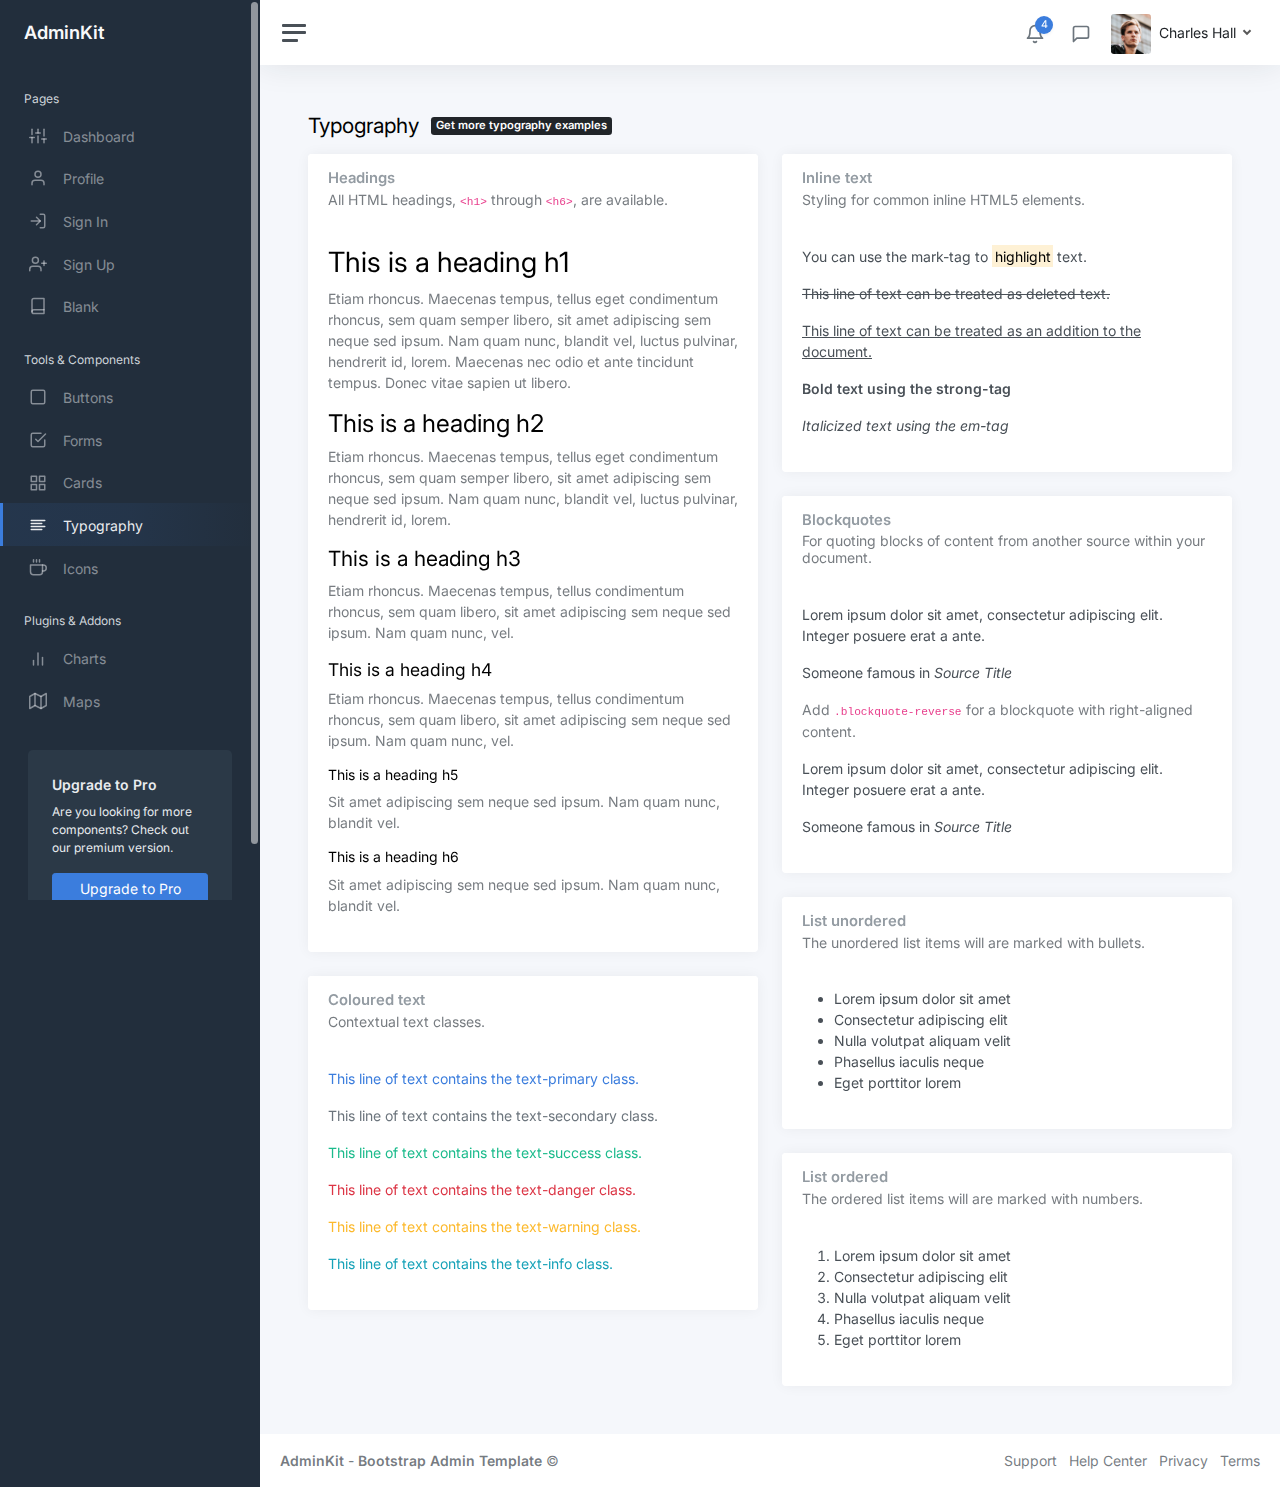
<file: Nasa Apod - webapp/BackOffice/ui-typography.html>
<!DOCTYPE html>
<html lang="en">

<head>
	<meta charset="utf-8">
	<meta http-equiv="X-UA-Compatible" content="IE=edge">
	<meta name="viewport" content="width=device-width, initial-scale=1, shrink-to-fit=no">
	<meta name="description" content="Responsive Admin &amp; Dashboard Template based on Bootstrap 5">
	<meta name="author" content="AdminKit">
	<meta name="keywords" content="adminkit, bootstrap, bootstrap 5, admin, dashboard, template, responsive, css, sass, html, theme, front-end, ui kit, web">

	<link rel="preconnect" href="https://fonts.gstatic.com">
	<link rel="shortcut icon" href="img/icons/icon-48x48.png" />

	<link rel="canonical" href="https://demo-basic.adminkit.io/ui-typography.html" />

	<title>Typography | AdminKit Demo</title>

	<link href="css/app.css" rel="stylesheet">
	<link href="https://fonts.googleapis.com/css2?family=Inter:wght@300;400;600&display=swap" rel="stylesheet">
</head>

<body>
	<div class="wrapper">
		<nav id="sidebar" class="sidebar js-sidebar">
			<div class="sidebar-content js-simplebar">
				<a class="sidebar-brand" href="index.html">
          <span class="align-middle">AdminKit</span>
        </a>

				<ul class="sidebar-nav">
					<li class="sidebar-header">
						Pages
					</li>

					<li class="sidebar-item">
						<a class="sidebar-link" href="index.html">
              <i class="align-middle" data-feather="sliders"></i> <span class="align-middle">Dashboard</span>
            </a>
					</li>

					<li class="sidebar-item">
						<a class="sidebar-link" href="pages-profile.html">
              <i class="align-middle" data-feather="user"></i> <span class="align-middle">Profile</span>
            </a>
					</li>

					<li class="sidebar-item">
						<a class="sidebar-link" href="pages-sign-in.html">
              <i class="align-middle" data-feather="log-in"></i> <span class="align-middle">Sign In</span>
            </a>
					</li>

					<li class="sidebar-item">
						<a class="sidebar-link" href="pages-sign-up.html">
              <i class="align-middle" data-feather="user-plus"></i> <span class="align-middle">Sign Up</span>
            </a>
					</li>

					<li class="sidebar-item">
						<a class="sidebar-link" href="pages-blank.html">
              <i class="align-middle" data-feather="book"></i> <span class="align-middle">Blank</span>
            </a>
					</li>

					<li class="sidebar-header">
						Tools & Components
					</li>

					<li class="sidebar-item">
						<a class="sidebar-link" href="ui-buttons.html">
              <i class="align-middle" data-feather="square"></i> <span class="align-middle">Buttons</span>
            </a>
					</li>

					<li class="sidebar-item">
						<a class="sidebar-link" href="ui-forms.html">
              <i class="align-middle" data-feather="check-square"></i> <span class="align-middle">Forms</span>
            </a>
					</li>

					<li class="sidebar-item">
						<a class="sidebar-link" href="ui-cards.html">
              <i class="align-middle" data-feather="grid"></i> <span class="align-middle">Cards</span>
            </a>
					</li>

					<li class="sidebar-item active">
						<a class="sidebar-link" href="ui-typography.html">
              <i class="align-middle" data-feather="align-left"></i> <span class="align-middle">Typography</span>
            </a>
					</li>

					<li class="sidebar-item">
						<a class="sidebar-link" href="icons-feather.html">
              <i class="align-middle" data-feather="coffee"></i> <span class="align-middle">Icons</span>
            </a>
					</li>

					<li class="sidebar-header">
						Plugins & Addons
					</li>

					<li class="sidebar-item">
						<a class="sidebar-link" href="charts-chartjs.html">
              <i class="align-middle" data-feather="bar-chart-2"></i> <span class="align-middle">Charts</span>
            </a>
					</li>

					<li class="sidebar-item">
						<a class="sidebar-link" href="maps-google.html">
              <i class="align-middle" data-feather="map"></i> <span class="align-middle">Maps</span>
            </a>
					</li>
				</ul>

				<div class="sidebar-cta">
					<div class="sidebar-cta-content">
						<strong class="d-inline-block mb-2">Upgrade to Pro</strong>
						<div class="mb-3 text-sm">
							Are you looking for more components? Check out our premium version.
						</div>
						<div class="d-grid">
							<a href="upgrade-to-pro.html" class="btn btn-primary">Upgrade to Pro</a>
						</div>
					</div>
				</div>
			</div>
		</nav>

		<div class="main">
			<nav class="navbar navbar-expand navbar-light navbar-bg">
				<a class="sidebar-toggle js-sidebar-toggle">
          <i class="hamburger align-self-center"></i>
        </a>

				<div class="navbar-collapse collapse">
					<ul class="navbar-nav navbar-align">
						<li class="nav-item dropdown">
							<a class="nav-icon dropdown-toggle" href="#" id="alertsDropdown" data-bs-toggle="dropdown">
								<div class="position-relative">
									<i class="align-middle" data-feather="bell"></i>
									<span class="indicator">4</span>
								</div>
							</a>
							<div class="dropdown-menu dropdown-menu-lg dropdown-menu-end py-0" aria-labelledby="alertsDropdown">
								<div class="dropdown-menu-header">
									4 New Notifications
								</div>
								<div class="list-group">
									<a href="#" class="list-group-item">
										<div class="row g-0 align-items-center">
											<div class="col-2">
												<i class="text-danger" data-feather="alert-circle"></i>
											</div>
											<div class="col-10">
												<div class="text-dark">Update completed</div>
												<div class="text-muted small mt-1">Restart server 12 to complete the update.</div>
												<div class="text-muted small mt-1">30m ago</div>
											</div>
										</div>
									</a>
									<a href="#" class="list-group-item">
										<div class="row g-0 align-items-center">
											<div class="col-2">
												<i class="text-warning" data-feather="bell"></i>
											</div>
											<div class="col-10">
												<div class="text-dark">Lorem ipsum</div>
												<div class="text-muted small mt-1">Aliquam ex eros, imperdiet vulputate hendrerit et.</div>
												<div class="text-muted small mt-1">2h ago</div>
											</div>
										</div>
									</a>
									<a href="#" class="list-group-item">
										<div class="row g-0 align-items-center">
											<div class="col-2">
												<i class="text-primary" data-feather="home"></i>
											</div>
											<div class="col-10">
												<div class="text-dark">Login from 192.186.1.8</div>
												<div class="text-muted small mt-1">5h ago</div>
											</div>
										</div>
									</a>
									<a href="#" class="list-group-item">
										<div class="row g-0 align-items-center">
											<div class="col-2">
												<i class="text-success" data-feather="user-plus"></i>
											</div>
											<div class="col-10">
												<div class="text-dark">New connection</div>
												<div class="text-muted small mt-1">Christina accepted your request.</div>
												<div class="text-muted small mt-1">14h ago</div>
											</div>
										</div>
									</a>
								</div>
								<div class="dropdown-menu-footer">
									<a href="#" class="text-muted">Show all notifications</a>
								</div>
							</div>
						</li>
						<li class="nav-item dropdown">
							<a class="nav-icon dropdown-toggle" href="#" id="messagesDropdown" data-bs-toggle="dropdown">
								<div class="position-relative">
									<i class="align-middle" data-feather="message-square"></i>
								</div>
							</a>
							<div class="dropdown-menu dropdown-menu-lg dropdown-menu-end py-0" aria-labelledby="messagesDropdown">
								<div class="dropdown-menu-header">
									<div class="position-relative">
										4 New Messages
									</div>
								</div>
								<div class="list-group">
									<a href="#" class="list-group-item">
										<div class="row g-0 align-items-center">
											<div class="col-2">
												<img src="img/avatars/avatar-5.jpg" class="avatar img-fluid rounded-circle" alt="Vanessa Tucker">
											</div>
											<div class="col-10 ps-2">
												<div class="text-dark">Vanessa Tucker</div>
												<div class="text-muted small mt-1">Nam pretium turpis et arcu. Duis arcu tortor.</div>
												<div class="text-muted small mt-1">15m ago</div>
											</div>
										</div>
									</a>
									<a href="#" class="list-group-item">
										<div class="row g-0 align-items-center">
											<div class="col-2">
												<img src="img/avatars/avatar-2.jpg" class="avatar img-fluid rounded-circle" alt="William Harris">
											</div>
											<div class="col-10 ps-2">
												<div class="text-dark">William Harris</div>
												<div class="text-muted small mt-1">Curabitur ligula sapien euismod vitae.</div>
												<div class="text-muted small mt-1">2h ago</div>
											</div>
										</div>
									</a>
									<a href="#" class="list-group-item">
										<div class="row g-0 align-items-center">
											<div class="col-2">
												<img src="img/avatars/avatar-4.jpg" class="avatar img-fluid rounded-circle" alt="Christina Mason">
											</div>
											<div class="col-10 ps-2">
												<div class="text-dark">Christina Mason</div>
												<div class="text-muted small mt-1">Pellentesque auctor neque nec urna.</div>
												<div class="text-muted small mt-1">4h ago</div>
											</div>
										</div>
									</a>
									<a href="#" class="list-group-item">
										<div class="row g-0 align-items-center">
											<div class="col-2">
												<img src="img/avatars/avatar-3.jpg" class="avatar img-fluid rounded-circle" alt="Sharon Lessman">
											</div>
											<div class="col-10 ps-2">
												<div class="text-dark">Sharon Lessman</div>
												<div class="text-muted small mt-1">Aenean tellus metus, bibendum sed, posuere ac, mattis non.</div>
												<div class="text-muted small mt-1">5h ago</div>
											</div>
										</div>
									</a>
								</div>
								<div class="dropdown-menu-footer">
									<a href="#" class="text-muted">Show all messages</a>
								</div>
							</div>
						</li>
						<li class="nav-item dropdown">
							<a class="nav-icon dropdown-toggle d-inline-block d-sm-none" href="#" data-bs-toggle="dropdown">
                <i class="align-middle" data-feather="settings"></i>
              </a>

							<a class="nav-link dropdown-toggle d-none d-sm-inline-block" href="#" data-bs-toggle="dropdown">
                <img src="img/avatars/avatar.jpg" class="avatar img-fluid rounded me-1" alt="Charles Hall" /> <span class="text-dark">Charles Hall</span>
              </a>
							<div class="dropdown-menu dropdown-menu-end">
								<a class="dropdown-item" href="pages-profile.html"><i class="align-middle me-1" data-feather="user"></i> Profile</a>
								<a class="dropdown-item" href="#"><i class="align-middle me-1" data-feather="pie-chart"></i> Analytics</a>
								<div class="dropdown-divider"></div>
								<a class="dropdown-item" href="index.html"><i class="align-middle me-1" data-feather="settings"></i> Settings & Privacy</a>
								<a class="dropdown-item" href="#"><i class="align-middle me-1" data-feather="help-circle"></i> Help Center</a>
								<div class="dropdown-divider"></div>
								<a class="dropdown-item" href="#">Log out</a>
							</div>
						</li>
					</ul>
				</div>
			</nav>

			<main class="content">
				<div class="container-fluid p-0">

					<div class="mb-3">
						<h1 class="h3 d-inline align-middle">Typography</h1>
						<a class="badge bg-dark text-white ms-2" href="upgrade-to-pro.html">
      Get more typography examples
  </a>
					</div>
					<div class="row">
						<div class="col-12 col-lg-6">
							<div class="card">
								<div class="card-header">
									<h5 class="card-title">Headings</h5>
									<h6 class="card-subtitle text-muted">All HTML headings, <code>&lt;h1&gt;</code> through <code>&lt;h6&gt;</code>, are available.</h6>
								</div>
								<div class="card-body">
									<h1>This is a heading h1</h1>
									<p class="text-muted">Etiam rhoncus. Maecenas tempus, tellus eget condimentum rhoncus, sem quam semper libero, sit amet adipiscing sem neque sed ipsum. Nam quam nunc, blandit
										vel, luctus pulvinar, hendrerit id, lorem. Maecenas nec odio et ante tincidunt tempus. Donec vitae sapien ut libero.</p>
									<h2>This is a heading h2</h2>
									<p class="text-muted">Etiam rhoncus. Maecenas tempus, tellus eget condimentum rhoncus, sem quam semper libero, sit amet adipiscing sem neque sed ipsum. Nam quam nunc, blandit
										vel, luctus pulvinar, hendrerit id, lorem.</p>
									<h3>This is a heading h3</h3>
									<p class="text-muted">Etiam rhoncus. Maecenas tempus, tellus condimentum rhoncus, sem quam libero, sit amet adipiscing sem neque sed ipsum. Nam quam nunc, vel.</p>
									<h4>This is a heading h4</h4>
									<p class="text-muted">Etiam rhoncus. Maecenas tempus, tellus condimentum rhoncus, sem quam libero, sit amet adipiscing sem neque sed ipsum. Nam quam nunc, vel.</p>
									<h5>This is a heading h5</h5>
									<p class="text-muted">Sit amet adipiscing sem neque sed ipsum. Nam quam nunc, blandit vel.</p>
									<h6>This is a heading h6</h6>
									<p class="text-muted">Sit amet adipiscing sem neque sed ipsum. Nam quam nunc, blandit vel.</p>
								</div>
							</div>

							<div class="card">
								<div class="card-header">
									<h5 class="card-title">Coloured text</h5>
									<h6 class="card-subtitle text-muted">Contextual text classes.</h6>
								</div>
								<div class="card-body">
									<p class="text-primary">This line of text contains the text-primary class.</p>
									<p class="text-secondary">This line of text contains the text-secondary class.</p>
									<p class="text-success">This line of text contains the text-success class.</p>
									<p class="text-danger">This line of text contains the text-danger class.</p>
									<p class="text-warning">This line of text contains the text-warning class.</p>
									<p class="text-info">This line of text contains the text-info class.</p>
								</div>
							</div>
						</div>
						<div class="col-12 col-lg-6">
							<div class="card">
								<div class="card-header">
									<h5 class="card-title">Inline text</h5>
									<h6 class="card-subtitle text-muted">Styling for common inline HTML5 elements.</h6>
								</div>
								<div class="card-body">
									<p>You can use the mark-tag to <mark>highlight</mark> text.</p>
									<p><del>This line of text can be treated as deleted text.</del></p>
									<p><ins>This line of text can be treated as an addition to the document.</ins></p>
									<p><strong>Bold text using the strong-tag</strong></p>
									<p><em>Italicized text using the em-tag</em></p>
								</div>
							</div>

							<div class="card">
								<div class="card-header">
									<h5 class="card-title">Blockquotes</h5>
									<h6 class="card-subtitle text-muted">For quoting blocks of content from another source within your document.</h6>
								</div>
								<div class="card-body">
									<blockquote>
										<p>
											Lorem ipsum dolor sit amet, consectetur adipiscing elit. Integer posuere erat a ante.
										</p>
										<footer>
											Someone famous in <cite title="Source Title">Source Title</cite>
										</footer>
									</blockquote>
									<p class="text-muted m-b-15 m-t-20">
										Add <code>.blockquote-reverse</code> for a blockquote with right-aligned content.
									</p>
									<blockquote class="blockquote-reverse m-b-0">
										<p>
											Lorem ipsum dolor sit amet, consectetur adipiscing elit. Integer posuere erat a ante.
										</p>
										<footer>
											Someone famous in <cite title="Source Title">Source Title</cite>
										</footer>
									</blockquote>
								</div>
							</div>

							<div class="card">
								<div class="card-header">
									<h5 class="card-title">List unordered</h5>
									<h6 class="card-subtitle text-muted">The unordered list items will are marked with bullets.</h6>
								</div>
								<div class="card-body">
									<ul>
										<li>
											Lorem ipsum dolor sit amet
										</li>
										<li>
											Consectetur adipiscing elit
										</li>
										<li>
											Nulla volutpat aliquam velit
										</li>
										<li>
											Phasellus iaculis neque
										</li>
										<li>
											Eget porttitor lorem
										</li>
									</ul>
								</div>
							</div>

							<div class="card">
								<div class="card-header">
									<h5 class="card-title">List ordered</h5>
									<h6 class="card-subtitle text-muted">The ordered list items will are marked with numbers.</h6>
								</div>
								<div class="card-body">
									<ol>
										<li>
											Lorem ipsum dolor sit amet
										</li>
										<li>
											Consectetur adipiscing elit
										</li>
										<li>
											Nulla volutpat aliquam velit
										</li>
										<li>
											Phasellus iaculis neque
										</li>
										<li>
											Eget porttitor lorem
										</li>
									</ol>
								</div>
							</div>
						</div>
					</div>

				</div>
			</main>

			<footer class="footer">
				<div class="container-fluid">
					<div class="row text-muted">
						<div class="col-6 text-start">
							<p class="mb-0">
								<a class="text-muted" href="https://adminkit.io/" target="_blank"><strong>AdminKit</strong></a> - <a class="text-muted" href="https://adminkit.io/" target="_blank"><strong>Bootstrap Admin Template</strong></a>								&copy;
							</p>
						</div>
						<div class="col-6 text-end">
							<ul class="list-inline">
								<li class="list-inline-item">
									<a class="text-muted" href="https://adminkit.io/" target="_blank">Support</a>
								</li>
								<li class="list-inline-item">
									<a class="text-muted" href="https://adminkit.io/" target="_blank">Help Center</a>
								</li>
								<li class="list-inline-item">
									<a class="text-muted" href="https://adminkit.io/" target="_blank">Privacy</a>
								</li>
								<li class="list-inline-item">
									<a class="text-muted" href="https://adminkit.io/" target="_blank">Terms</a>
								</li>
							</ul>
						</div>
					</div>
				</div>
			</footer>
		</div>
	</div>

	<script src="js/app.js"></script>

</body>

</html>
</file>
<file: Nasa Apod - webapp/FrontOffice/css/hero-slider.css>
/* -------------------------------- 

Primary style

-------------------------------- */
*, *::after, *::before {
  -webkit-box-sizing: border-box;
  -moz-box-sizing: border-box;
  box-sizing: border-box;
}

html {
  font-size: 62.5%;
}

body {
  font-family: "Open Sans", sans-serif;
  color: #2c343b;
  background-color: #f2f2f2;
}

a {
  color: #d44457;
  text-decoration: none;
}

img {
  max-width: 100%;
}

/* -------------------------------- 

Main Components 

-------------------------------- */
.cd-header {
  position: absolute;
  z-index: 2;
  top: 0;
  left: 0;
  width: 100%;
  height: 50px;
  background-color: #21272c;
  -webkit-font-smoothing: antialiased;
  -moz-osx-font-smoothing: grayscale;
}
@media only screen and (min-width: 768px) {
  .cd-header {
    height: 70px;
    background-color: transparent;
  }
}

#cd-logo {
  float: left;
  margin: 13px 0 0 5%;
}
#cd-logo img {
  display: block;
}
@media only screen and (min-width: 768px) {
  #cd-logo {
    margin: 23px 0 0 5%;
  }
}

.cd-primary-nav {
  /* mobile first - navigation hidden by default, triggered by tap/click on navigation icon */
  float: right;
  margin-right: 5%;
  width: 44px;
  height: 100%;
}
.cd-primary-nav ul {
  position: absolute;
  top: 0;
  left: 0;
  width: 100%;
  -webkit-transform: translateY(-100%);
  -moz-transform: translateY(-100%);
  -ms-transform: translateY(-100%);
  -o-transform: translateY(-100%);
  transform: translateY(-100%);
}
.cd-primary-nav ul.is-visible {
  box-shadow: 0 3px 8px rgba(0, 0, 0, 0.2);
  -webkit-transform: translateY(50px);
  -moz-transform: translateY(50px);
  -ms-transform: translateY(50px);
  -o-transform: translateY(50px);
  transform: translateY(50px);
}
.cd-primary-nav a {
  display: block;
  height: 50px;
  line-height: 50px;
  padding-left: 5%;
  background: #21272c;
  border-top: 1px solid #333c44;
  color: #ffffff;
}
@media only screen and (min-width: 768px) {
  .cd-primary-nav {
    /* reset navigation values */
    width: auto;
    height: auto;
    background: none;
  }
  .cd-primary-nav ul {
    position: static;
    width: auto;
    -webkit-transform: translateY(0);
    -moz-transform: translateY(0);
    -ms-transform: translateY(0);
    -o-transform: translateY(0);
    transform: translateY(0);
    line-height: 70px;
  }
  .cd-primary-nav ul.is-visible {
    -webkit-transform: translateY(0);
    -moz-transform: translateY(0);
    -ms-transform: translateY(0);
    -o-transform: translateY(0);
    transform: translateY(0);
  }
  .cd-primary-nav li {
    display: inline-block;
    margin-left: 1em;
  }
  .cd-primary-nav a {
    display: inline-block;
    height: auto;
    font-weight: 600;
    line-height: normal;
    background: transparent;
    padding: .6em 1em;
    border-top: none;
  }
}

/* -------------------------------- 

Slider

-------------------------------- */
.cd-hero {
  position: relative;
  -webkit-font-smoothing: antialiased;
  -moz-osx-font-smoothing: grayscale;
}

.cd-hero-slider {
  position: relative;
  height: 360px;
  overflow: hidden;
}
.cd-hero-slider li {
  position: absolute;
  top: 0;
  left: 0;
  width: 100%;
  height: 100%;
  -webkit-transform: translateX(100%);
  -moz-transform: translateX(100%);
  -ms-transform: translateX(100%);
  -o-transform: translateX(100%);
  transform: translateX(100%);
}
.cd-hero-slider li.selected {
  /* this is the visible slide */
  position: relative;
  -webkit-transform: translateX(0);
  -moz-transform: translateX(0);
  -ms-transform: translateX(0);
  -o-transform: translateX(0);
  transform: translateX(0);
}
.cd-hero-slider li.move-left {
  /* slide hidden on the left */
  -webkit-transform: translateX(-100%);
  -moz-transform: translateX(-100%);
  -ms-transform: translateX(-100%);
  -o-transform: translateX(-100%);
  transform: translateX(-100%);
}
.cd-hero-slider li.is-moving, .cd-hero-slider li.selected {
  /* the is-moving class is assigned to the slide which is moving outside the viewport */
  -webkit-transition: -webkit-transform 0.5s;
  -moz-transition: -moz-transform 0.5s;
  transition: transform 0.5s;
}
@media only screen and (min-width: 768px) {
  .cd-hero-slider {
    height: 500px;
  }
}
@media only screen and (min-width: 1170px) {
  .cd-hero-slider {
    height: 680px;
  }
}

/* -------------------------------- 

Single slide style

-------------------------------- */
.cd-hero-slider li {
  background-position: center center;
  background-size: cover;
  background-repeat: no-repeat;
}
.cd-hero-slider li:first-of-type {
  background-image: url(../img/slide_01.jpg);
}
.cd-hero-slider li:nth-of-type(2) {
  background-image: url(../img/slide_02.jpg);
}
.cd-hero-slider li:nth-of-type(3) {
  background-image: url(../img/slide_03.jpg);
}
.cd-hero-slider .cd-full-width,
.cd-hero-slider .cd-half-width {
  position: absolute;
  width: 100%;
  height: 100%;
  z-index: 1;
  left: 0;
  top: 0;
  /* this padding is used to align the text */
  padding-top: 80px;
  text-align: center;
  /* Force Hardware Acceleration in WebKit */
  -webkit-backface-visibility: hidden;
  backface-visibility: hidden;
  -webkit-transform: translateZ(0);
  -moz-transform: translateZ(0);
  -ms-transform: translateZ(0);
  -o-transform: translateZ(0);
  transform: translateZ(0);
}
.cd-hero-slider .cd-img-container {
  /* hide image on mobile device */
  display: none;
}
.cd-hero-slider .cd-img-container img {
  position: absolute;
  left: 50%;
  top: 50%;
  bottom: auto;
  right: auto;
  -webkit-transform: translateX(-50%) translateY(-50%);
  -moz-transform: translateX(-50%) translateY(-50%);
  -ms-transform: translateX(-50%) translateY(-50%);
  -o-transform: translateX(-50%) translateY(-50%);
  transform: translateX(-50%) translateY(-50%);
}
.cd-hero-slider .cd-bg-video-wrapper {
  /* hide video on mobile device */
  display: none;
  position: absolute;
  top: 0;
  left: 0;
  width: 100%;
  height: 100%;
  overflow: hidden;
}
.cd-hero-slider .cd-bg-video-wrapper video {
  /* you won't see this element in the html, but it will be injected using js */
  display: block;
  min-height: 100%;
  min-width: 100%;
  max-width: none;
  height: auto;
  width: auto;
  position: absolute;
  left: 50%;
  top: 50%;
  bottom: auto;
  right: auto;
  -webkit-transform: translateX(-50%) translateY(-50%);
  -moz-transform: translateX(-50%) translateY(-50%);
  -ms-transform: translateX(-50%) translateY(-50%);
  -o-transform: translateX(-50%) translateY(-50%);
  transform: translateX(-50%) translateY(-50%);
}
.cd-hero-slider h2, .cd-hero-slider p {
  text-shadow: 0 1px 3px rgba(0, 0, 0, 0.1);
  line-height: 1.2;
  margin: 0 auto 14px;
  color: #ffffff;
  width: 90%;
  max-width: 400px;
}
.cd-hero-slider h2 {
  font-size: 2.4rem;
}
.cd-hero-slider p {
  font-size: 1.4rem;
  line-height: 1.4;
}
.cd-hero-slider .cd-btn {
  display: inline-block;
  padding: 1.2em 1.4em;
  margin-top: .8em;
  background-color: rgba(212, 68, 87, 0.9);
  font-size: 1.3rem;
  font-weight: 700;
  letter-spacing: 1px;
  color: #ffffff;
  text-transform: uppercase;
  box-shadow: 0 3px 6px rgba(0, 0, 0, 0.1);
  -webkit-transition: background-color 0.2s;
  -moz-transition: background-color 0.2s;
  transition: background-color 0.2s;
}
.cd-hero-slider .cd-btn.secondary {
  background-color: rgba(22, 26, 30, 0.8);
}
.cd-hero-slider .cd-btn:nth-of-type(2) {
  margin-left: 1em;
}
.no-touch .cd-hero-slider .cd-btn:hover {
  background-color: #d44457;
}
.no-touch .cd-hero-slider .cd-btn.secondary:hover {
  background-color: #161a1e;
}
@media only screen and (min-width: 768px) {
  .cd-hero-slider .cd-full-width,
  .cd-hero-slider .cd-half-width {
    padding-top: 150px;
  }
  .cd-hero-slider .cd-bg-video-wrapper {
    display: block;
  }
  .cd-hero-slider .cd-half-width {
    width: 45%;
  }
  .cd-hero-slider .cd-half-width:first-of-type {
    left: 5%;
  }
  .cd-hero-slider .cd-half-width:nth-of-type(2) {
    right: 5%;
    left: auto;
  }
  .cd-hero-slider .cd-img-container {
    display: block;
  }
  .cd-hero-slider h2, .cd-hero-slider p {
    max-width: 520px;
  }
  .cd-hero-slider h2 {
    font-size: 2.4em;
    font-weight: 300;
  }
  .cd-hero-slider .cd-btn {
    font-size: 1.4rem;
  }
}
@media only screen and (min-width: 1170px) {
  .cd-hero-slider .cd-full-width,
  .cd-hero-slider .cd-half-width {
    padding-top: 250px;
  }
  .cd-hero-slider h2, .cd-hero-slider p {
    margin-bottom: 20px;
  }
  .cd-hero-slider h2 {
    font-size: 3.2em;
  }
  .cd-hero-slider p {
    font-size: 1.6rem;
  }
}

/* -------------------------------- 

Single slide animation

-------------------------------- */
@media only screen and (min-width: 768px) {
  .cd-hero-slider .cd-half-width {
    opacity: 0;
    -webkit-transform: translateX(40px);
    -moz-transform: translateX(40px);
    -ms-transform: translateX(40px);
    -o-transform: translateX(40px);
    transform: translateX(40px);
  }
  .cd-hero-slider .move-left .cd-half-width {
    -webkit-transform: translateX(-40px);
    -moz-transform: translateX(-40px);
    -ms-transform: translateX(-40px);
    -o-transform: translateX(-40px);
    transform: translateX(-40px);
  }
  .cd-hero-slider .selected .cd-half-width {
    /* this is the visible slide */
    opacity: 1;
    -webkit-transform: translateX(0);
    -moz-transform: translateX(0);
    -ms-transform: translateX(0);
    -o-transform: translateX(0);
    transform: translateX(0);
  }
  .cd-hero-slider .is-moving .cd-half-width {
    /* this is the slide moving outside the viewport 
    wait for the end of the transition on the <li> parent before set opacity to 0 and translate to 40px/-40px */
    -webkit-transition: opacity 0s 0.5s, -webkit-transform 0s 0.5s;
    -moz-transition: opacity 0s 0.5s, -moz-transform 0s 0.5s;
    transition: opacity 0s 0.5s, transform 0s 0.5s;
  }
  .cd-hero-slider li.selected.from-left .cd-half-width:nth-of-type(2),
  .cd-hero-slider li.selected.from-right .cd-half-width:first-of-type {
    /* this is the selected slide - different animation if it's entering from left or right */
    -webkit-transition: opacity 0.4s 0.2s, -webkit-transform 0.5s 0.2s;
    -moz-transition: opacity 0.4s 0.2s, -moz-transform 0.5s 0.2s;
    transition: opacity 0.4s 0.2s, transform 0.5s 0.2s;
  }
  .cd-hero-slider li.selected.from-left .cd-half-width:first-of-type,
  .cd-hero-slider li.selected.from-right .cd-half-width:nth-of-type(2) {
    /* this is the selected slide - different animation if it's entering from left or right */
    -webkit-transition: opacity 0.4s 0.4s, -webkit-transform 0.5s 0.4s;
    -moz-transition: opacity 0.4s 0.4s, -moz-transform 0.5s 0.4s;
    transition: opacity 0.4s 0.4s, transform 0.5s 0.4s;
  }
  .cd-hero-slider .cd-full-width h2,
  .cd-hero-slider .cd-full-width p,
  .cd-hero-slider .cd-full-width .cd-btn {
    opacity: 0;
    -webkit-transform: translateX(100px);
    -moz-transform: translateX(100px);
    -ms-transform: translateX(100px);
    -o-transform: translateX(100px);
    transform: translateX(100px);
  }
  .cd-hero-slider .move-left .cd-full-width h2,
  .cd-hero-slider .move-left .cd-full-width p,
  .cd-hero-slider .move-left .cd-full-width .cd-btn {
    opacity: 0;
    -webkit-transform: translateX(-100px);
    -moz-transform: translateX(-100px);
    -ms-transform: translateX(-100px);
    -o-transform: translateX(-100px);
    transform: translateX(-100px);
  }
  .cd-hero-slider .selected .cd-full-width h2,
  .cd-hero-slider .selected .cd-full-width p,
  .cd-hero-slider .selected .cd-full-width .cd-btn {
    /* this is the visible slide */
    opacity: 1;
    -webkit-transform: translateX(0);
    -moz-transform: translateX(0);
    -ms-transform: translateX(0);
    -o-transform: translateX(0);
    transform: translateX(0);
  }
  .cd-hero-slider li.is-moving .cd-full-width h2,
  .cd-hero-slider li.is-moving .cd-full-width p,
  .cd-hero-slider li.is-moving .cd-full-width .cd-btn {
    /* this is the slide moving outside the viewport 
    wait for the end of the transition on the li parent before set opacity to 0 and translate to 100px/-100px */
    -webkit-transition: opacity 0s 0.5s, -webkit-transform 0s 0.5s;
    -moz-transition: opacity 0s 0.5s, -moz-transform 0s 0.5s;
    transition: opacity 0s 0.5s, transform 0s 0.5s;
  }
  .cd-hero-slider li.selected h2 {
    -webkit-transition: opacity 0.4s 0.2s, -webkit-transform 0.5s 0.2s;
    -moz-transition: opacity 0.4s 0.2s, -moz-transform 0.5s 0.2s;
    transition: opacity 0.4s 0.2s, transform 0.5s 0.2s;
  }
  .cd-hero-slider li.selected p {
    -webkit-transition: opacity 0.4s 0.3s, -webkit-transform 0.5s 0.3s;
    -moz-transition: opacity 0.4s 0.3s, -moz-transform 0.5s 0.3s;
    transition: opacity 0.4s 0.3s, transform 0.5s 0.3s;
  }
  .cd-hero-slider li.selected .cd-btn {
    -webkit-transition: opacity 0.4s 0.4s, -webkit-transform 0.5s 0.4s, background-color 0.2s 0s;
    -moz-transition: opacity 0.4s 0.4s, -moz-transform 0.5s 0.4s, background-color 0.2s 0s;
    transition: opacity 0.4s 0.4s, transform 0.5s 0.4s, background-color 0.2s 0s;
  }
}
/* -------------------------------- 

Slider navigation

-------------------------------- */
.cd-slider-nav {
  display: none;
  position: absolute;
  width: 100%;
  bottom: 0;
  z-index: 2;
  text-align: center;
  height: 55px;
  background-color: rgba(0, 1, 1, 0.5);
}
.cd-slider-nav nav, .cd-slider-nav ul, .cd-slider-nav li, .cd-slider-nav a {
  height: 100%;
}
.cd-slider-nav nav {
  display: inline-block;
  position: relative;
}
.cd-slider-nav .cd-marker {
  position: absolute;
  bottom: 0;
  left: 0;
  width: 60px;
  height: 100%;
  color: #d44457;
  background-color: #ffffff;
  box-shadow: inset 0 2px 0 currentColor;
  -webkit-transition: -webkit-transform 0.2s, box-shadow 0.2s;
  -moz-transition: -moz-transform 0.2s, box-shadow 0.2s;
  transition: transform 0.2s, box-shadow 0.2s;
}
.cd-slider-nav .cd-marker.item-2 {
  -webkit-transform: translateX(100%);
  -moz-transform: translateX(100%);
  -ms-transform: translateX(100%);
  -o-transform: translateX(100%);
  transform: translateX(100%);
}
.cd-slider-nav .cd-marker.item-3 {
  -webkit-transform: translateX(200%);
  -moz-transform: translateX(200%);
  -ms-transform: translateX(200%);
  -o-transform: translateX(200%);
  transform: translateX(200%);
}
.cd-slider-nav .cd-marker.item-4 {
  -webkit-transform: translateX(300%);
  -moz-transform: translateX(300%);
  -ms-transform: translateX(300%);
  -o-transform: translateX(300%);
  transform: translateX(300%);
}
.cd-slider-nav .cd-marker.item-5 {
  -webkit-transform: translateX(400%);
  -moz-transform: translateX(400%);
  -ms-transform: translateX(400%);
  -o-transform: translateX(400%);
  transform: translateX(400%);
}
.cd-slider-nav ul::after {
  clear: both;
  content: "";
  display: table;
}
.cd-slider-nav li {
  display: inline-block;
  width: 60px;
  float: left;
}
.cd-slider-nav li.selected a {
  color: #2c343b;
}
.no-touch .cd-slider-nav li.selected a:hover {
  background-color: transparent;
}
.cd-slider-nav a {
  display: block;
  position: relative;
  padding-top: 35px;
  font-size: 1rem;
  font-weight: 700;
  color: #a8b4be;
  -webkit-transition: background-color 0.2s;
  -moz-transition: background-color 0.2s;
  transition: background-color 0.2s;
}
.cd-slider-nav a::before {
  content: '';
  position: absolute;
  width: 24px;
  height: 24px;
  top: 8px;
  left: 50%;
  right: auto;
  -webkit-transform: translateX(-50%);
  -moz-transform: translateX(-50%);
  -ms-transform: translateX(-50%);
  -o-transform: translateX(-50%);
  transform: translateX(-50%);
}
.no-touch .cd-slider-nav a:hover {
  background-color: rgba(0, 1, 1, 0.5);
}
.cd-slider-nav li:first-of-type a::before {
  background-position: 0 0;
}
.cd-slider-nav li.selected:first-of-type a::before {
  background-position: 0 -24px;
}
.cd-slider-nav li:nth-of-type(2) a::before {
  background-position: -24px 0;
}
.cd-slider-nav li.selected:nth-of-type(2) a::before {
  background-position: -24px -24px;
}
.cd-slider-nav li:nth-of-type(3) a::before {
  background-position: -48px 0;
}
.cd-slider-nav li.selected:nth-of-type(3) a::before {
  background-position: -48px -24px;
}
.cd-slider-nav li:nth-of-type(4) a::before {
  background-position: -72px 0;
}
.cd-slider-nav li.selected:nth-of-type(4) a::before {
  background-position: -72px -24px;
}
.cd-slider-nav li:nth-of-type(5) a::before {
  background-position: -96px 0;
}
.cd-slider-nav li.selected:nth-of-type(5) a::before {
  background-position: -96px -24px;
}
@media only screen and (min-width: 768px) {
  .cd-slider-nav {
    height: 80px;
  }
  .cd-slider-nav .cd-marker,
  .cd-slider-nav li {
    width: 95px;
  }
  .cd-slider-nav a {
    padding-top: 48px;
    font-size: 1.1rem;
    text-transform: uppercase;
  }
  .cd-slider-nav a::before {
    top: 18px;
  }
}

/* -------------------------------- 

Main content

-------------------------------- */
.cd-main-content {
  width: 90%;
  max-width: 768px;
  margin: 0 auto;
  padding: 2em 0;
}
.cd-main-content p {
  font-size: 1.4rem;
  line-height: 1.8;
  color: #999999;
  margin: 2em 0;
}
@media only screen and (min-width: 1170px) {
  .cd-main-content {
    padding: 3em 0;
  }
  .cd-main-content p {
    font-size: 1.6rem;
  }
}

/* -------------------------------- 

Javascript disabled

-------------------------------- */
.no-js .cd-hero-slider li {
  display: none;
}
.no-js .cd-hero-slider li.selected {
  display: block;
}

.no-js .cd-slider-nav {
  display: none;
}
</file>
<file: Nasa Apod - webapp/FrontOffice/css/templatemo-main.css>
/*

Vanilla Template

https://templatemo.com/tm-526-vanilla

*/

p {
  font-size: 15px;
  line-height: 25px;
}

section {
  padding: 25px 0 35px;
  background: #fff;
}

body { 
  position: relative; /* we need this for the scrollspy */ 
  font-size: 14px;
}

a { color: #3CC; }

a:hover { color: #FF0; }

/*----------
  NAV
----------*/

.fixed-side-navbar {
  position: fixed;
  top: 50%;
  right: 0;
  z-index: 99999;
  margin-top: -100px;
  text-align: right;
  padding: 30px 0;
  -webkit-transition: all .3s;
  transition: all .3s;
}
.fixed-side-navbar:hover {
  background: transparent;
}
.fixed-side-navbar:hover .nav > li > a > span {
  color: rgba(0, 0, 0, 0.5);
  display: block;
  background-color: #fff;
  text-align: center;
  text-transform: uppercase;
  font-size: 12px;
  padding: 2px 12px;
  border-radius: 15px;
}
.fixed-side-navbar .nav > li a.active {
  background-color: transparent;
  color: black;
}
.fixed-side-navbar .nav > li a.active:after {
  -webkit-transform: scale(0.9);
          transform: scale(0.9);
}
.fixed-side-navbar .nav > li a.active:before {
  content: '';
  position: absolute;
  top: 50%;
  right: 17px;
  margin-top: -8px;
  width: 16px;
  height: 16px;
  background: transparent;
  border: 2px solid #fff;
  border-radius: 10px;
}
.nav>li {
  position: relative;
  display: block;
}
.fixed-side-navbar .nav > li a {
  color: #fff;
  min-height: 32px;
  background: transparent;
  padding: 5px 45px 5px 25px;
  border-right: none;
}
.fixed-side-navbar .nav > li a span {
  display: none;
  -webkit-transition: all .2s;
  transition: all .2s;
}
.fixed-side-navbar .nav > li a:after {
  content: '';
  position: absolute;
  top: 50%;
  right: 20px;
  margin-top: -5px;
  width: 10px;
  height: 10px;
  border-radius: 10px;
  background: rgba(250, 250, 250, 0.75);
  -webkit-transition: all .3s;
  transition: all .3s;
  -webkit-transform: scale(0.6);
          transform: scale(0.6);
}
.fixed-side-navbar .nav > li a:hover {
  background-color: transparent;
  border-top-left-radius: 5px;
  border-bottom-left-radius: 5px;
  border-color: black;
  boder-right: 0;
}
.fixed-side-navbar .nav > li a:hover > span {
  color: black;
  display: block;
}

.fadeInRight {
  -webkit-animation-name: fadeInRight;
          animation-name: fadeInRight;
}


.primary-button a {
  display: inline-block;
  background-color: #071540;
  padding: 15px 24px;
  border-radius: 3px;
  text-transform: uppercase;
  font-size: 11px;
  color: #fff;
  font-weight: 700;
  text-decoration: none;
  letter-spacing: 0.5px;
}


.parallax-content {
  width: 100%;
  min-height: 100vh;
  background-size: cover;
}


.baner-content {
  padding-top: 30vh;
  text-align: center;
  background-image: url(../img/1st-section.jpg);
}

.baner-content h1 {
  margin-top: 0px;
  font-size: 128px;
  color: #20adff;
  font-weight: 900;
  text-transform: uppercase;
  margin-bottom: 0px;
  -webkit-text-stroke-width: 5px; /* Ancho del trazo */
  -webkit-text-stroke-color: #ffffff; /* Color del trazo */
}

.baner-content em {
  color: #ffffff; /*ff7d27*/
  font-weight: 500;
  font-style: normal;
}

label {
  color: #ff7d27;
  text-align: center;
}

.baner-content span {
  display: inline-block;
  margin-top: -20px;
  font-weight: 300;
  font-size: 48px;
  color: #fff;
}

.baner-content .primary-button {
  margin-top: 15px;
}



.service-content {
  padding-left: 15px;
  padding-right: 15px;
  padding-top: 15vh;
  background-image: url(../img/2nd-section.jpg);
  background-attachment: fixed;
  min-height: 100vh;
  background-size: cover;
  background-position: center center;
}

.service-content .left-text h4 {
  font-size: 24px;
  font-weight: 500;
  color: #fff;
}

h4, .h4 {
  font-size: 18px;
}

.service-content .left-text .line-dec {
  width: 45px;
  height: 3px;
  background-color: #ff7d27;
  margin: 20px 0px 20px 0px;
}

.service-content .left-text p {
  color: #fff;
}

.service-content .left-text ul {
  padding: 0;
  margin-top: 30px;
  list-style: none;
}

.service-content .left-text ul li {
  margin: 15px 0px;
  font-weight: 600;
  color: #fff;
}

.service-content .left-text .primary-button {
  margin: 30px 0px;
}

.service-content .service-item {
  background-color: rgba(0, 0, 0, 0.5);
  padding: 25px 30px;
  text-align: center;
  color: #fff;
  margin-bottom: 30px;
}

.service-content .service-item .line-dec {
  width: 45px;
  height: 3px;
  background-color: #ff7d27;
  margin: 20px auto 15px auto;
}



.projects-content {
  padding-top: 20vh;
  background-image: url(../img/3rd-section.jpg);
}

.projects-content h2 {
  margin-top: 0px;
  font-size: 32px;
  color: #ffffff;
  font-weight: 600;
  margin-bottom: 0px;
}

.projects-content h4 {
  margin-top: 0px;
  font-size: 20px;
  color: #ffffff;
  font-weight: 600;
  margin-bottom: 0px;
}

/*width: 100%;
  /*width: 370px;*/
.projects-content .item img {
  height: 250px;
  width: auto;
  align-self: center; /* Centra la imagen verticalmente dentro del contenedor */
}

.projects-content .item {
  margin: 15px;
  display: flex; /* Usa flexbox para alinear elementos */
  flex-direction: column; /* Alinea los elementos en columnas */
  align-items: center; /* Centra los elementos horizontalmente */
  text-align: center; /* Centra el texto dentro del contenedor */
}

.projects-content .item .text-content {
  background-color: #fff;
  padding: 20px;
  width: 100%;
}

.projects-content .item .text-content h4 {
  margin-top: 0px;
  font-size: 19px;
  font-weight: 600;
}

.projects-content .item .text-content span {
  font-style: normal;
  font-size: 17px;
  font-weight: 700;
  color: #ff7d27;
}

.owl-pagination {
  margin-top: 40px;
  opacity: 1;
  display: inline-block;
}

.owl-page span {
  display: block;
  width: 14px;
  height: 14px;
  margin: 0px 5px;
  filter: alpha(opacity=50);
  opacity: 0.5;
  -webkit-border-radius: 20px;
  -moz-border-radius: 20px;
  border-radius: 20px;
  background: #fff;
}


.tabs-content {
  padding-left: 15px;
  padding-right: 15px;
  padding-top: 8vh;
  background-image: url(../img/4th-section.jpg);
  background-attachment: fixed;
  min-height: 100vh;
  background-size: cover;
  background-position: center center;
}

section {
  background-color: transparent;
  padding-bottom: 15px;
}

.wrapper {
  text-align: center;
}

.tabs {
  list-style: none;
  margin: 0px;
  padding: 0px;
}

.tabs li {
  display: inline-block;
  text-align: center;
  margin: 10px;
}

.tabs a {
  display:block;
  text-align:center;
  text-decoration:none;
  text-transform:uppercase;
  color:#fff;
  font-size: 14px;
  font-weight: 700;
  padding:10px 15px;
  border:4px solid #fff;
}

.tabs a:hover {
  color: #ff7d27;
}

.tabs .active {
  border:4px solid #ff7d27;
}

.tabgroup div  {

}

.tabgroup p {
  background-color: rgba(0, 0, 0, 0.5);
  color: #fff;
  padding: 25px;
}

.clearfix:after {
  content:"";
  display:table;
  clear:both;
}


.contact-content {
  padding-left: 15px;
  padding-right: 15px;
  padding-top: 16vh;
  background-image: url(../img/5th-section.jpg);
}

.contact-form {
  background-color: rgba(0, 0, 0, 0.5);
  padding: 30px 25px;
  margin-bottom: 30px;
}

.contact-calendar {
  display: inline-flex; /* Usamos inline-flex en lugar de flex */
  justify-content: center;
  align-items: center;
  background-color: rgba(0, 0, 0, 0.5);
  padding: 30px 25px;
  margin-bottom: 30px;
}


#contact input {
  border-radius: 3px;
  padding-left: 15px;
  font-size: 13px;
  color: #232323;
  background-color: rgba(250, 250, 250, 1);
  outline: none;
  border: none;
  box-shadow: none;
  line-height: 50px;
  height: 50px;
  width: 100%;
  margin-bottom: 30px;
}

#contact textarea {
  display: flex;
  border-radius: 3px;
  padding-left: 15px;
  padding-top: 10px;
  font-size: 13px;
  color: #232323;
  background-color: rgba(250, 250, 250, 1);
  outline: none;
  border: none;
  box-shadow: none;
  height: 165px;
  max-height: 220px;
  width: 100%;
  margin-bottom: 25px;
}

#contact button {
  display: inline-block;
  background-color: #ff7d27;
  padding: 15px 24px;
  width: 100%;
  border-radius: 3px;
  text-transform: uppercase;
  font-size: 11px;
  color: #fff;
  font-weight: 700;
  text-decoration: none;
  letter-spacing: 0.5px;
}

#contact input[type="submit"] {
  background-color: #ff7d27;
}

.map {
  margin-bottom: 30px;
  width: 100%;
  background-color: rgba(0, 0, 0, 0.5);
  padding: 30px 20px;
}



footer {
  text-align: center;
  background-color: #282b2f;
  padding: 70px 0px;
}

footer .primary-button {
  margin-bottom: 30px;
}

footer ul {
  padding: 0px;
  margin: 0px;
  list-style: none;
}

footer ul li {
  display: inline-block;
  margin: 0px 4px;
}

footer ul li a {
  width: 40px;
  height: 40px;
  line-height: 40px;
  text-align: center;
  display: inline-block;
  background-color: #ff7d27;
  color: #282b2f;
  border-radius: 50%;
  text-decoration: none;
  transition: all 0.5s;
  font-size: 17px;
}

footer ul li a:hover {
  color: #282b2f;
  background-color: #ff8e43;
}

footer p {
  font-size: 12px;
  color: #fff;
  margin-top: 15px;
  color: #fff;
  letter-spacing: 0.5px;
  margin-bottom: 0px;
}

footer em {
  color: #ff8e43;
  font-weight: 600;
  font-style: normal;
}

@media (max-width: 767px){
  
  .baner-content {
    padding-top: 30vh;
  }

  .baner-content h1 {
    font-size: 64px;
  }

  .baner-content span {
    font-size: 24px;
  }

  .baner-content .primary-button {
    margin-top: 15px;
  }

  .service-content {
    padding-top: 5vh;
    text-align: center;
  }

  .service-content .left-text .line-dec {
    width: 45px;
    height: 3px;
    background-color: #ff7d27;
    margin: 20px auto 20px auto;
  }

  .service-content .left-text ul {
    text-align: left;
  }

  .service-content .service-item {
    background-color: rgba(0, 0, 0, 0.5);
    padding: 25px 30px;
    text-align: center;
    color: #fff;
    margin-bottom: 30px;
  }

}

@media (min-width: 1200px) {
  .container {
    display: flex;
    align-items: center;
    justify-content: center;
    max-width: 1170px;
  }
}

/* LIGHT BOX */

body:after {
  content: url(../img/close.png) url(../img/loading.gif) url(../img/prev.png) url(../img/next.png);
  display: none;
}

body.lb-disable-scrolling {
  overflow: hidden;
}

.lightboxOverlay {
  position: absolute;
  top: 0;
  left: 0;
  z-index: 99999;
  background-color: black;
  filter: progid:DXImageTransform.Microsoft.Alpha(Opacity=80);
  opacity: 0.8;
  display: none;
}

.lightbox {
  position: absolute;
  top: 0;
  left: 0;
  width: 100%;
  z-index: 100000;
  text-align: center;
  line-height: 0;
  font-weight: normal;
}

.lightbox .lb-image {
  display: block;
  height: auto;
  max-width: inherit;
  max-height: none;
  border-radius: 3px;

  /* Image border */
  border: 4px solid white;
}

.lightbox a img {
  border: none;
}

.lb-outerContainer {
  position: relative;
  zoom: 1;
  width: 250px;
  height: 250px;
  margin: 0 auto;
  border-radius: 4px;

  /* Background color behind image.
     This is visible during transitions. */
  background-color: white;
}

.lb-outerContainer:after {
  content: "";
  display: table;
  clear: both;
}

.lb-loader {
  position: absolute;
  top: 43%;
  left: 0;
  height: 25%;
  width: 100%;
  text-align: center;
  line-height: 0;
}

.lb-cancel {
  display: block;
  width: 32px;
  height: 32px;
  margin: 0 auto;
  background: url(../img/loading.gif) no-repeat;
}

.lb-nav {
  position: absolute;
  top: 0;
  left: 0;
  height: 100%;
  width: 100%;
  z-index: 10;
}

.lb-container > .nav {
  left: 0;
}

.lb-nav a {
  outline: none;
  background-image: url('[data-uri]');
}

.lb-prev, .lb-next {
  height: 100%;
  cursor: pointer;
  display: block;
}

.lb-nav a.lb-prev {
  width: 34%;
  left: 0;
  float: left;
  background: url(../img/prev.png) left 48% no-repeat;
  filter: progid:DXImageTransform.Microsoft.Alpha(Opacity=0);
  opacity: 0;
  -webkit-transition: opacity 0.6s;
  -moz-transition: opacity 0.6s;
  -o-transition: opacity 0.6s;
  transition: opacity 0.6s;
}

.lb-nav a.lb-prev:hover {
  filter: progid:DXImageTransform.Microsoft.Alpha(Opacity=100);
  opacity: 1;
}

.lb-nav a.lb-next {
  width: 64%;
  right: 0;
  float: right;
  background: url(../img/next.png) right 48% no-repeat;
  filter: progid:DXImageTransform.Microsoft.Alpha(Opacity=0);
  opacity: 0;
  -webkit-transition: opacity 0.6s;
  -moz-transition: opacity 0.6s;
  -o-transition: opacity 0.6s;
  transition: opacity 0.6s;
}

.lb-nav a.lb-next:hover {
  filter: progid:DXImageTransform.Microsoft.Alpha(Opacity=100);
  opacity: 1;
}

.lb-dataContainer {
  margin: 0 auto;
  padding-top: 5px;
  zoom: 1;
  width: 100%;
  -moz-border-radius-bottomleft: 4px;
  -webkit-border-bottom-left-radius: 4px;
  border-bottom-left-radius: 4px;
  -moz-border-radius-bottomright: 4px;
  -webkit-border-bottom-right-radius: 4px;
  border-bottom-right-radius: 4px;
}

.lb-dataContainer:after {
  content: "";
  display: table;
  clear: both;
}

.lb-data {
  padding: 0 4px;
  color: #ccc;
}

.lb-data .lb-details {
  width: 85%;
  float: left;
  text-align: left;
  line-height: 1.1em;
}

.lb-data .lb-caption {
  font-size: 13px;
  font-weight: bold;
  line-height: 1em;
}

.lb-data .lb-caption a {
  color: #4ae;
}

.lb-data .lb-number {
  display: block;
  clear: left;
  padding-bottom: 1em;
  font-size: 12px;
  color: #999999;
}

.lb-data .lb-close {
  display: block;
  float: right;
  width: 30px;
  height: 30px;
  background: url(../img/close.png) top right no-repeat;
  text-align: right;
  outline: none;
  filter: progid:DXImageTransform.Microsoft.Alpha(Opacity=70);
  opacity: 0.7;
  -webkit-transition: opacity 0.2s;
  -moz-transition: opacity 0.2s;
  -o-transition: opacity 0.2s;
  transition: opacity 0.2s;
}

.lb-data .lb-close:hover {
  cursor: pointer;
  filter: progid:DXImageTransform.Microsoft.Alpha(Opacity=100);
  opacity: 1;
}

/* .campo-input {
  
}

.campo-input label {
  
}

.campo-input input {
  
} */

input[type="submit"][value="Register"] {
  /* Estilos personalizados para el botón de envío con valor "register" */
  background-color: #4caf50;
  color: rgb(184, 22, 22);
  padding: 10px 20px;
  border: none;
  border-radius: 5px;
  cursor: pointer;
}

/* Estilos adicionales cuando el cursor está encima del botón */
input[type="submit"][value="Register"]:hover {
  background-color: #45a049;
}
</file>
<file: Nasa Apod - webapp/FrontOffice/css/owl-carousel.css>
/* 
 *  Core Owl Carousel CSS File
 *  v1.3.3
 */

/* clearfix */
.owl-carousel .owl-wrapper:after {
  content: ".";
  display: block;
  clear: both;
  visibility: hidden;
  line-height: 0;
  height: 0;
}
/* display none until init */
.owl-carousel{
  display: none;
  position: relative;
  width: 100%;
  -ms-touch-action: pan-y;
}
.owl-carousel .owl-wrapper{
  display: none;
  position: relative;
  -webkit-transform: translate3d(0px, 0px, 0px);
}
.owl-carousel .owl-wrapper-outer{
  overflow: hidden;
  position: relative;
  width: 100%;
}
.owl-carousel .owl-wrapper-outer.autoHeight{
  -webkit-transition: height 500ms ease-in-out;
  -moz-transition: height 500ms ease-in-out;
  -ms-transition: height 500ms ease-in-out;
  -o-transition: height 500ms ease-in-out;
  transition: height 500ms ease-in-out;
}
  
.owl-carousel .owl-item{
  float: left;
}

.owl-controls {
  @media (max-width: @screen-sm-max) {
    top: -120px;
  }
  top: -200px;
  width: 100%;
  text-align: center;
  display: inline-block;
}

.owl-controls a {
  color: #336699;
}

.owl-controls a:hover {
  color: #336699;
}

.owl-controls .bg-prev {
  position: absolute;
  z-index: 1;
  width: 50px;
  height: 50px;
  z-index:10; 
  background:#fff; 
  border: 1px solid #336699;
  -webkit-transform: rotate(45deg);
  -moz-transform: rotate(45deg);
  -ms-transform: rotate(45deg);
  -o-transform: rotate(45deg);
  transform: rotate(45deg);
}

.owl-controls .bg-prev:before{
  content:""; 
  display:block; 
  position:absolute; 
  z-index:-1; 
  top:3px; 
  left:3px; 
  right:3px; 
  bottom:3px; 
  border:2px solid #336699
}

.owl-controls .prev {
  left: 15px;
  z-index: 11;
  position: absolute; 
  width: 50px;
  height: 50px;
  line-height: 32px;
}

.owl-controls .prev.active {
  background-image: none;
  outline: 0;
  -webkit-box-shadow: none;
          box-shadow: none;
}

.owl-controls .prev:active {
  background-image: none;
  outline: 0;
  -webkit-box-shadow: none;
          box-shadow: none;
}

.owl-controls .bg-next {
  position: absolute;
  float: right;
  z-index: 1;
  width: 50px;
  height: 50px;
  position:relative; 
  z-index:10; 
  background:#fff; 
  border: 1px solid #336699;
  -webkit-transform: rotate(45deg);
  -moz-transform: rotate(45deg);
  -ms-transform: rotate(45deg);
  -o-transform: rotate(45deg);
  transform: rotate(45deg);
}

.owl-controls .bg-next:before{
  content:""; 
  display:block; 
  position:absolute; 
  z-index:-1; 
  top:3px; 
  left:3px; 
  right:3px; 
  bottom:3px; 
  border:2px solid #336699
}

.owl-controls .next {
  right: 15px;
  z-index: 11;
  position: absolute; 
  width: 50px;
  height: 50px;
  line-height: 32px;
}

.owl-controls .next.active {
  background-image: none;
  outline: 0;
  -webkit-box-shadow: none;
          box-shadow: none;
}

.owl-controls .next:active {
  background-image: none;
  outline: 0;
  -webkit-box-shadow: none;
          box-shadow: none;
}


.owl-theme .owl-controls .owl-page{
  cursor: pointer;
  display: inline-block;
  zoom: 1;
  *display: inline;/*IE7 life-saver */
}
.owl-theme .owl-controls .owl-page a{
  display: block;
  width: 12px;
  height: 12px;
  margin: 0px 5px;
  filter: Alpha(Opacity=50);/*IE7 fix*/
  opacity: 0.5;
  -webkit-border-radius: 20px;
  -moz-border-radius: 20px;
  border-radius: 20px;
  background: transparent;
  border: 2px solid #888;
}

.owl-theme .owl-controls .owl-page.active span,
.owl-theme .owl-controls.clickable .owl-page:hover span{
  filter: Alpha(Opacity=100);/*IE7 fix*/
  opacity: 1;
  display: inline-block;
}
.owl-controls {
  -webkit-user-select: none;
  -khtml-user-select: none;
  -moz-user-select: none;
  -ms-user-select: none;
  user-select: none;
  -webkit-tap-highlight-color: rgba(0, 0, 0, 0);
}

/* fix */
.owl-carousel  .owl-wrapper,
.owl-carousel  .owl-item{
  -webkit-backface-visibility: hidden;
  -moz-backface-visibility:    hidden;
  -ms-backface-visibility:     hidden;
  -webkit-transform: translate3d(0,0,0);
  -moz-transform: translate3d(0,0,0);
  -ms-transform: translate3d(0,0,0);
}
</file>
